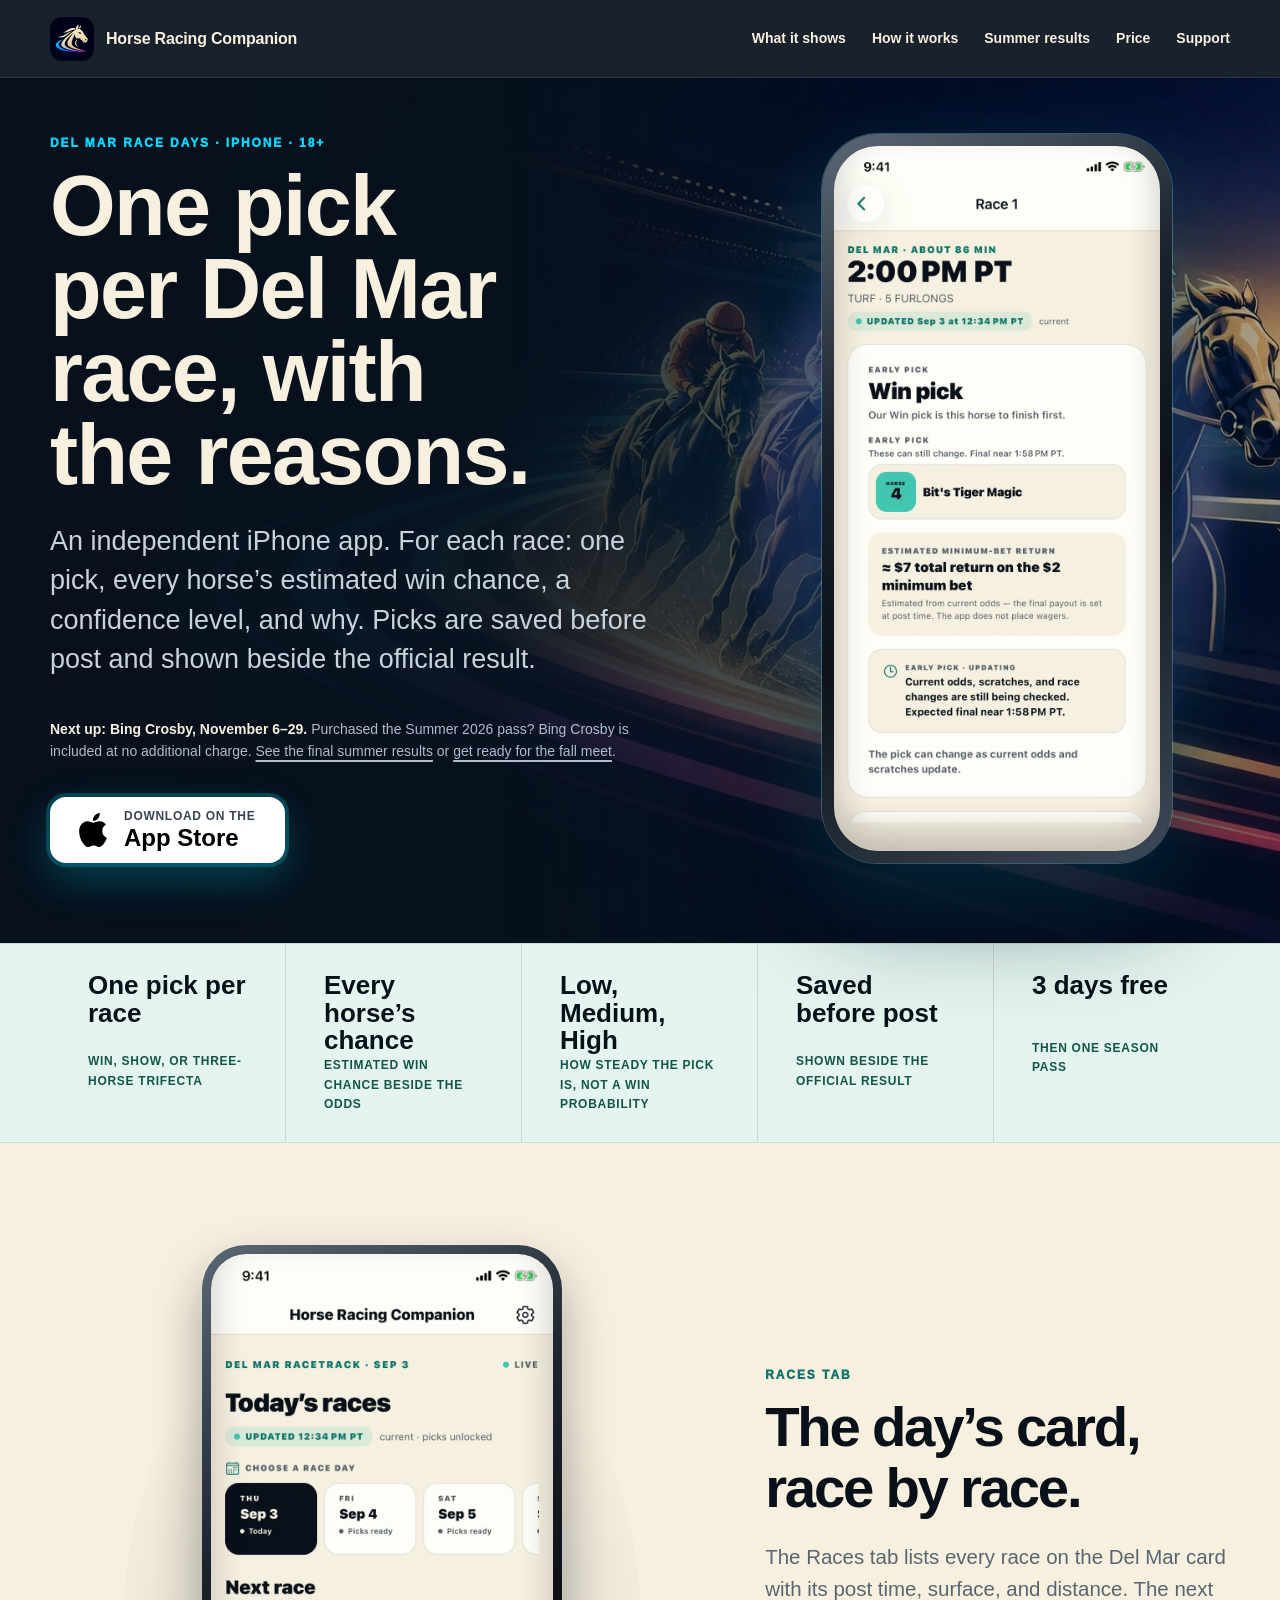
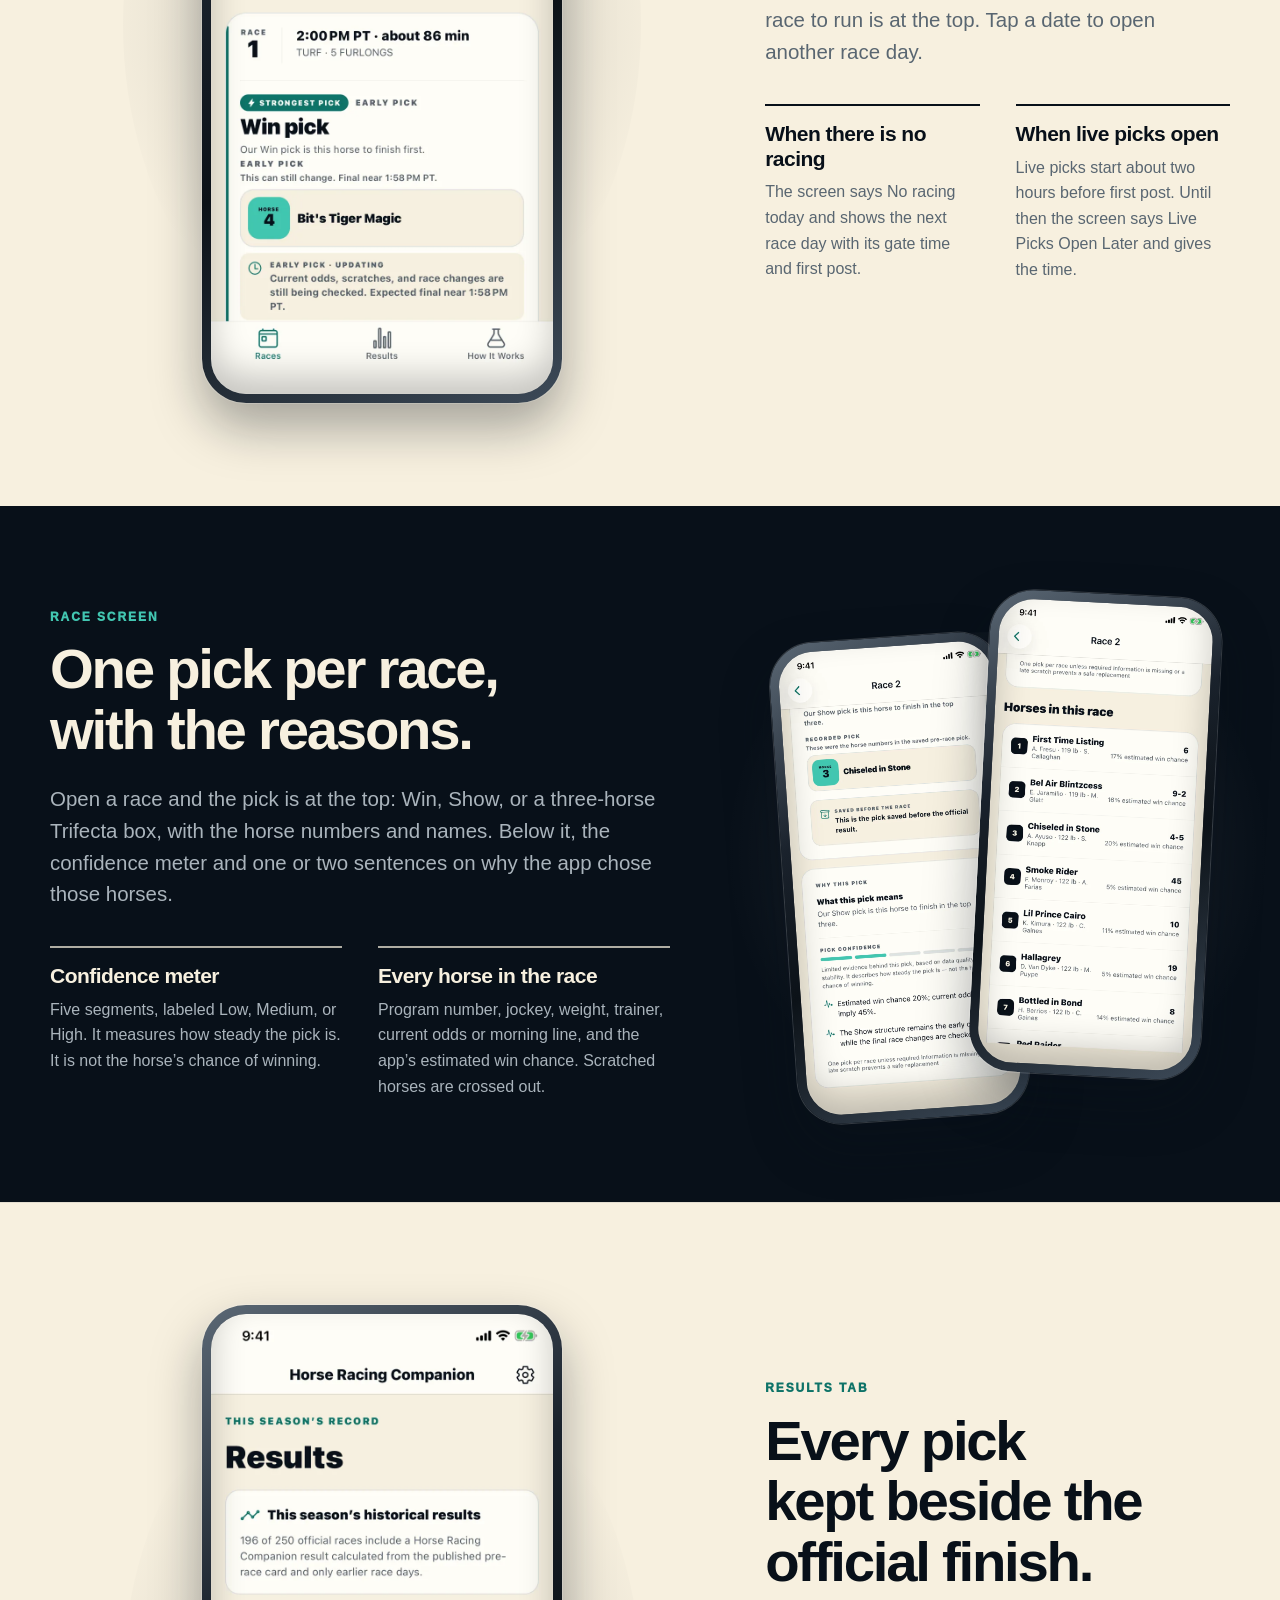
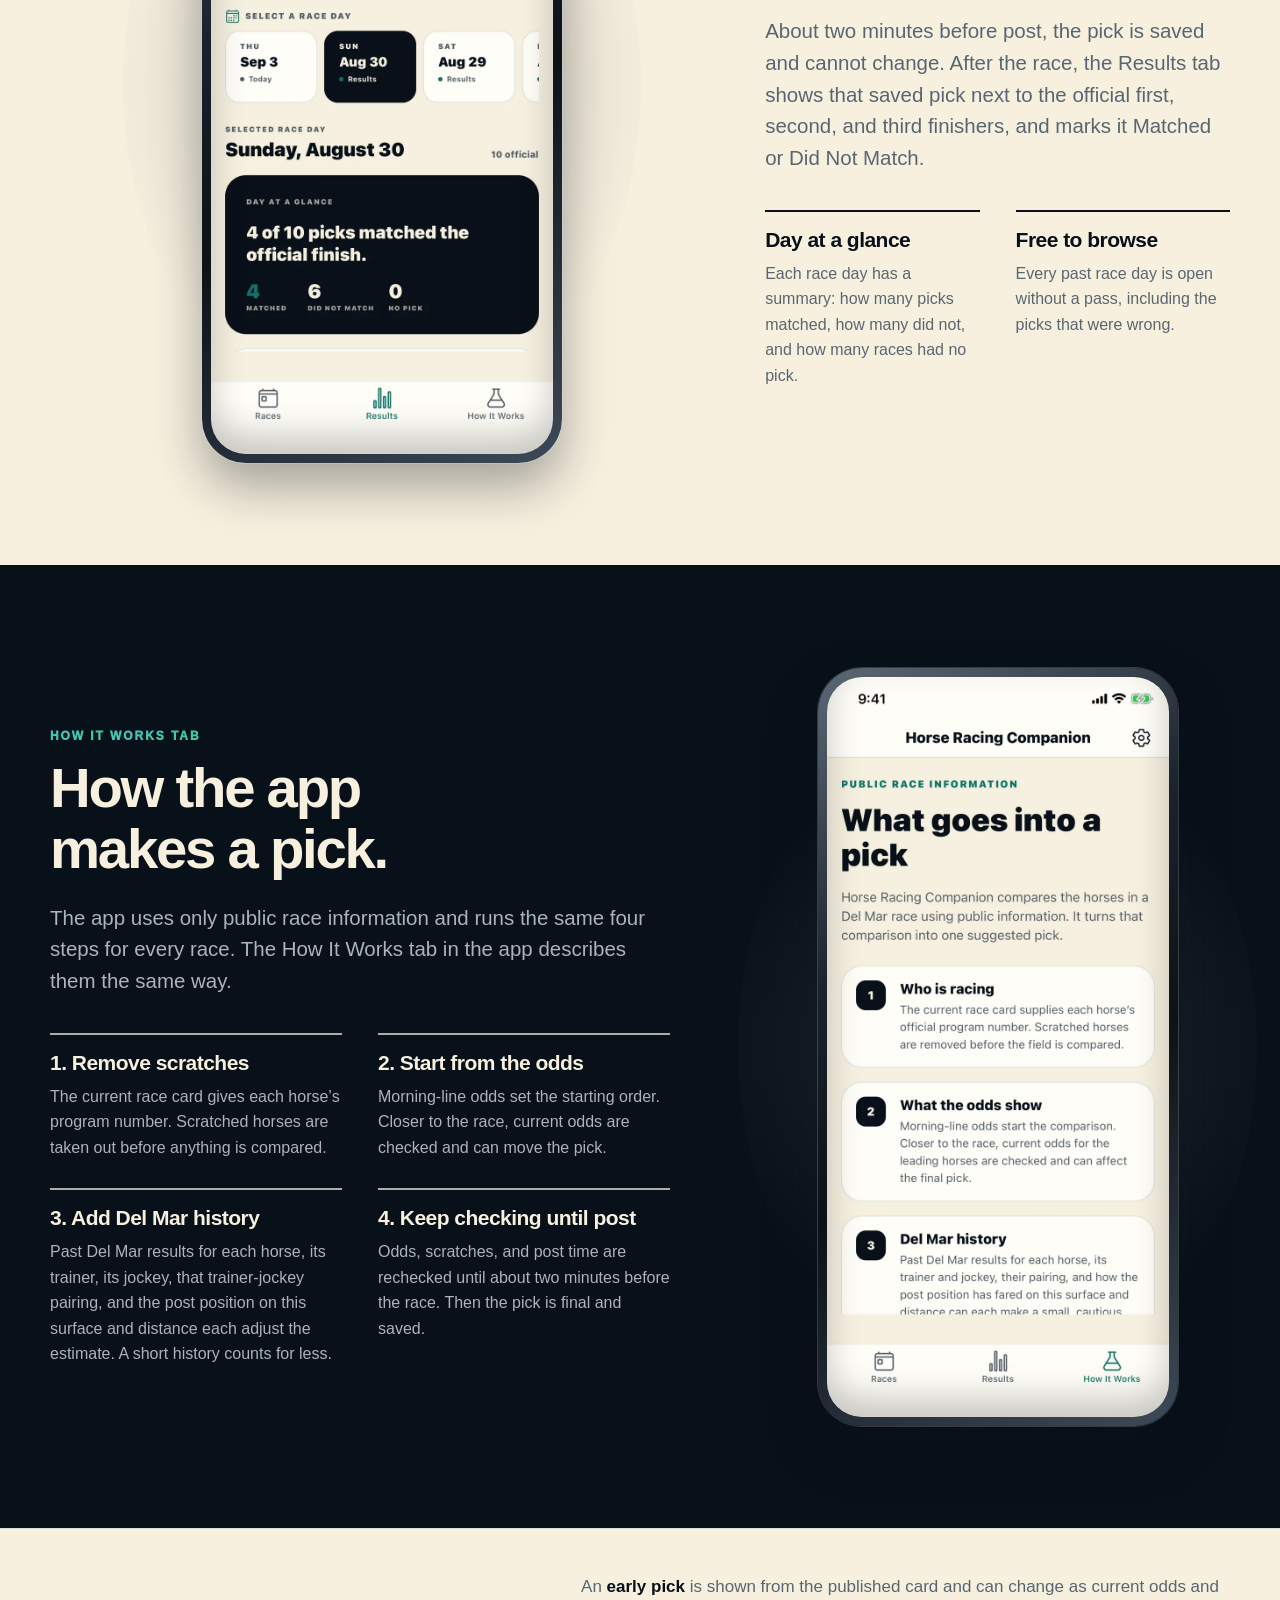
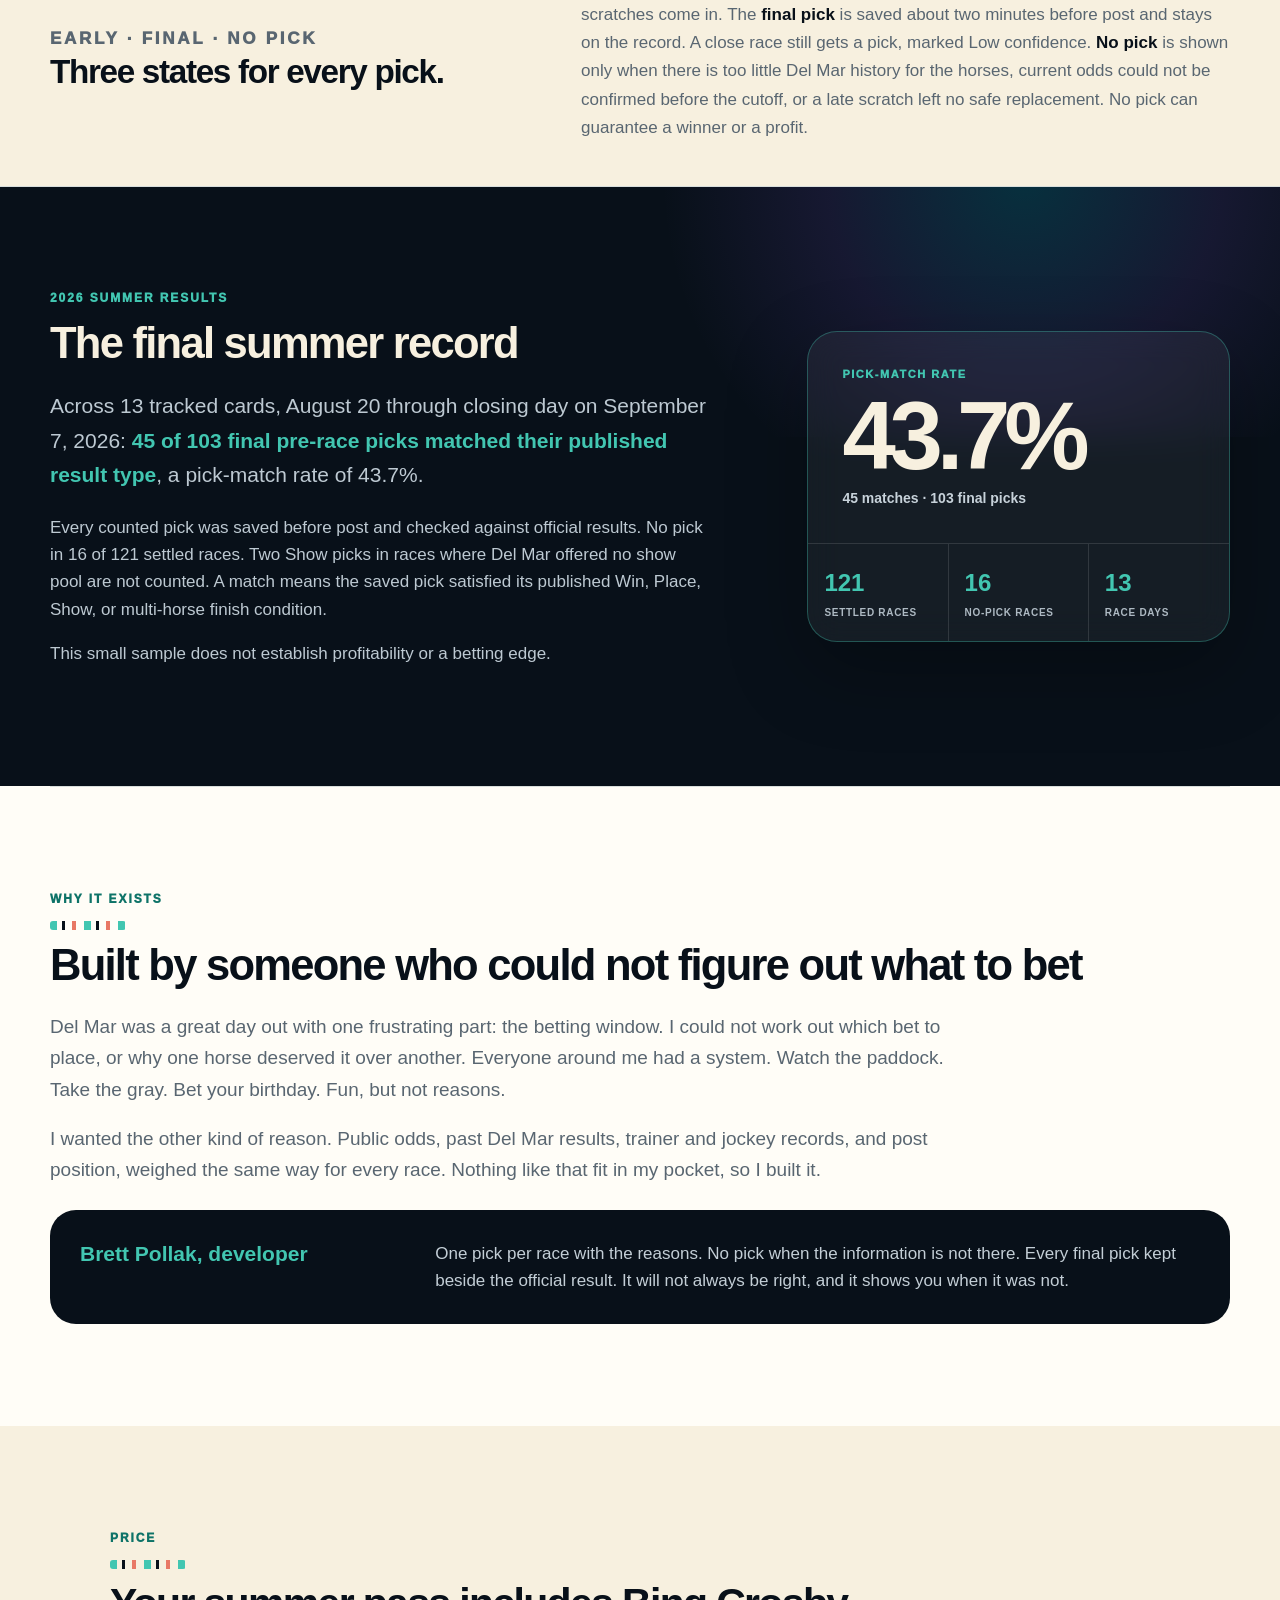
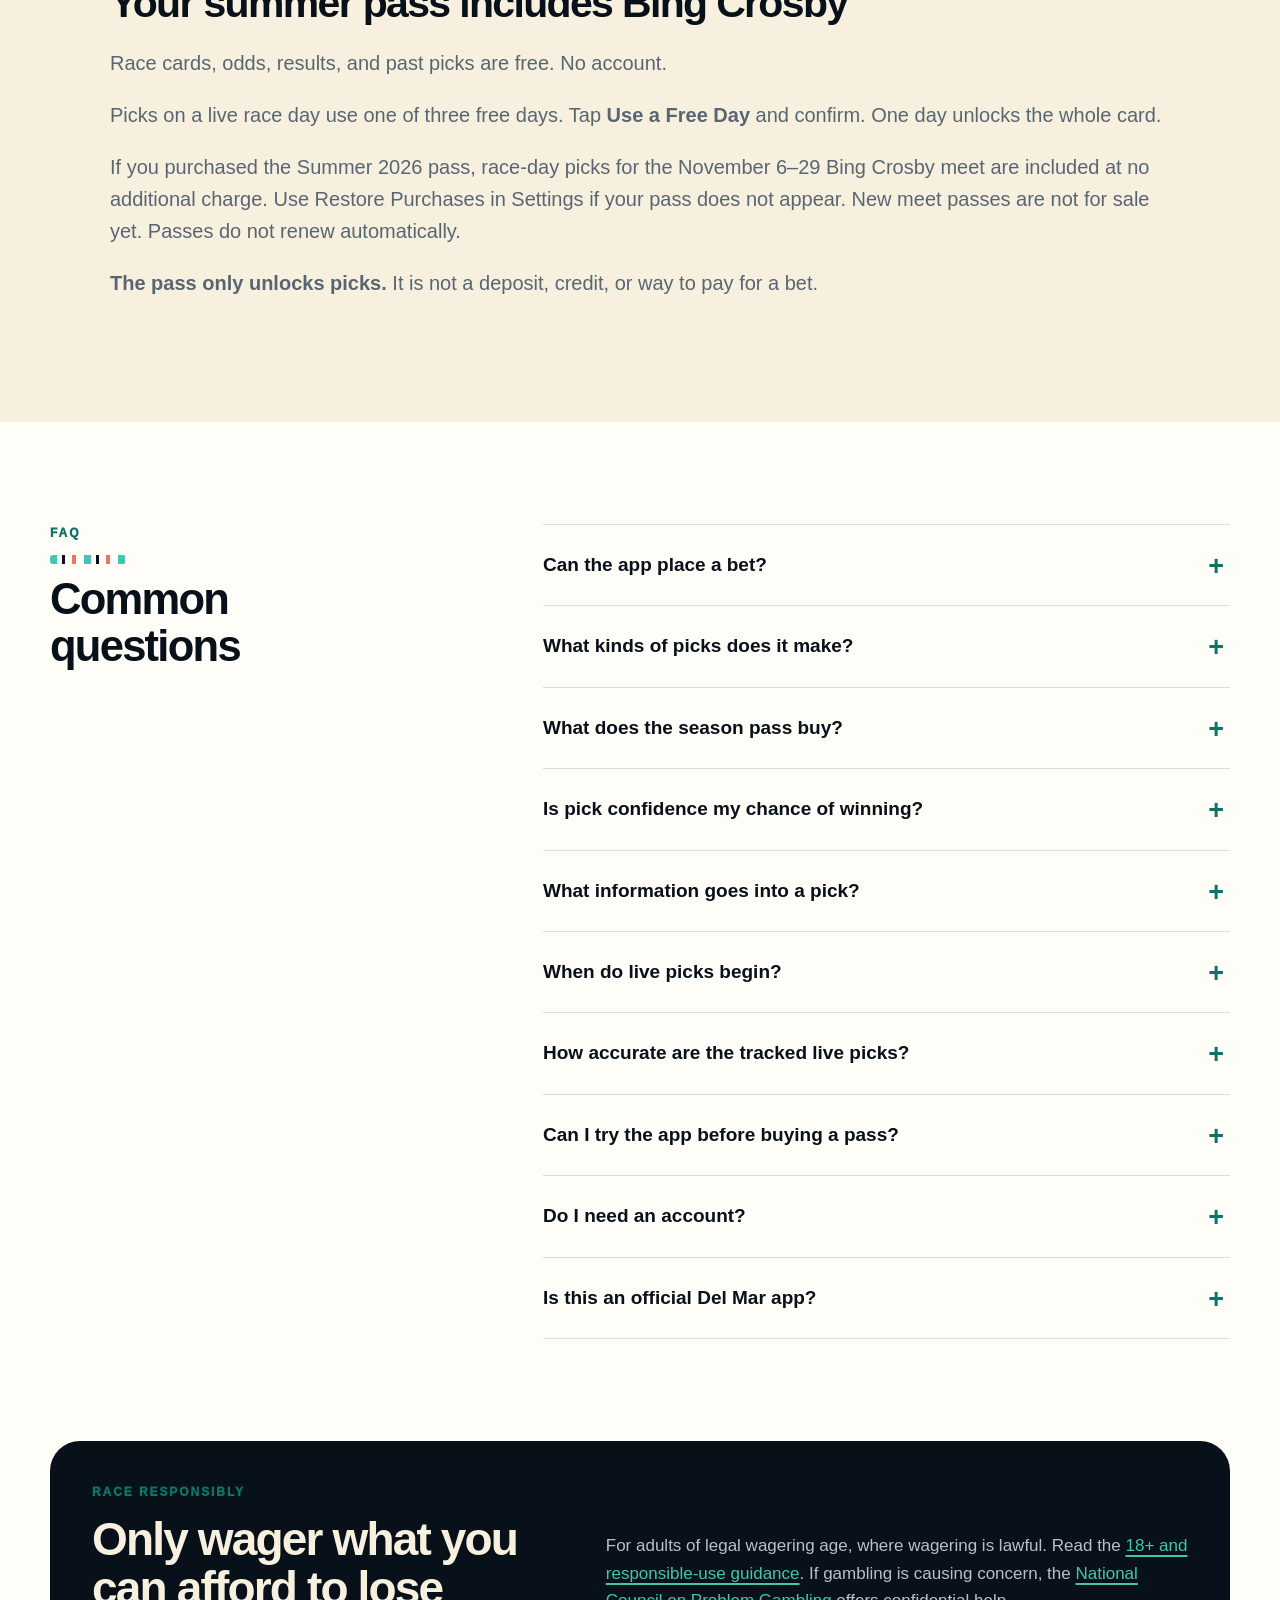
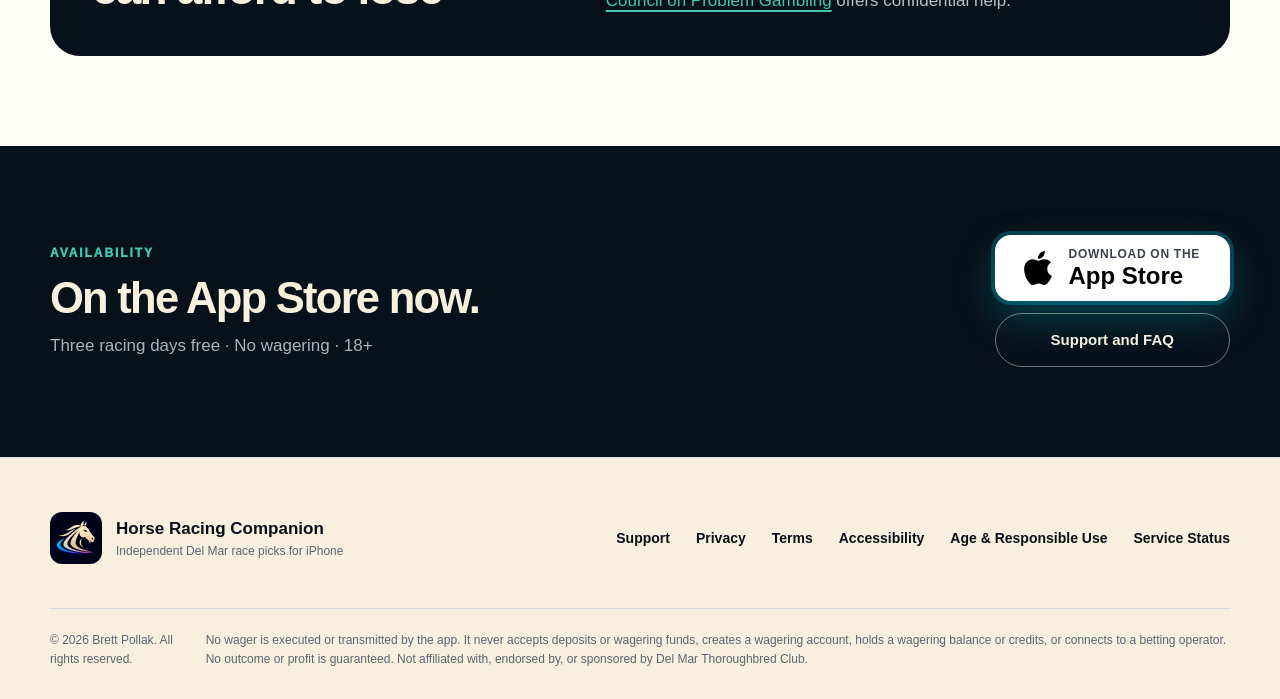
<file: index.html>
<!DOCTYPE html>
<html lang="en">
  <head>
    <meta charset="utf-8">
    <meta name="viewport" content="width=device-width, initial-scale=1">
    <meta name="theme-color" content="#07111c">
    <meta name="description" content="An iPhone app for Del Mar race days. One pick per race, every horse's estimated win chance, a confidence level, and the reasons. Picks are saved before post and shown beside the official result. It does not place bets. Not affiliated with Del Mar Thoroughbred Club.">
    <meta name="robots" content="index, follow">
    <link rel="canonical" href="https://horseracingcompanion.com/">
    <link rel="icon" type="image/png" sizes="32x32" href="assets/favicon-32.png">
    <link rel="apple-touch-icon" sizes="180x180" href="assets/apple-touch-180.png">
    <link rel="stylesheet" href="assets/styles.css">
    <meta property="og:type" content="website">
    <meta property="og:title" content="Horse Racing Companion: Del Mar race picks for iPhone">
    <meta property="og:description" content="An iPhone app for Del Mar race days. One pick per race, every horse's estimated win chance, a confidence level, and the reasons. Picks are saved before post and shown beside the official result. It does not place bets.">
    <meta property="og:url" content="https://horseracingcompanion.com/">
    <meta property="og:image" content="https://horseracingcompanion.com/assets/og-v3.jpg">
    <meta property="og:image:width" content="1200">
    <meta property="og:image:height" content="630">
    <meta property="og:image:alt" content="Horse Racing Companion app screen showing a Del Mar race pick.">
    <meta name="twitter:card" content="summary_large_image">
    <meta name="twitter:title" content="Horse Racing Companion: Del Mar race picks for iPhone">
    <meta name="twitter:description" content="An iPhone app for Del Mar race days. One pick per race, every horse's estimated win chance, a confidence level, and the reasons. Picks are saved before post and shown beside the official result. It does not place bets.">
    <meta name="twitter:image" content="https://horseracingcompanion.com/assets/og-v3.jpg">
    <title>Horse Racing Companion: Del Mar race picks for iPhone</title>
    <script type="application/ld+json">
      {
        "@context": "https://schema.org",
        "@type": "SoftwareApplication",
        "name": "Horse Racing Companion",
        "applicationCategory": "SportsApplication",
        "operatingSystem": "iOS",
        "description": "An iPhone app for Del Mar race days. One pick per race (Win, Show, or a three-horse Trifecta box), every horse's estimated win chance, a confidence level, and the reasons. Picks are saved before post and shown beside the official result. The app does not accept money, place or send bets, or connect to a betting operator. Not affiliated with Del Mar Thoroughbred Club.",
        "url": "https://horseracingcompanion.com/",
        "author": { "@type": "Person", "name": "Brett Pollak" }
      }
    </script>
    <script type="application/ld+json">
      {
        "@context": "https://schema.org",
        "@type": "FAQPage",
        "mainEntity": [
          { "@type": "Question", "name": "Can the app place a bet?", "acceptedAnswer": { "@type": "Answer", "text": "No. It has no bet slip, stake control, wagering account, wallet, credits, or connection to a betting operator, and it never places or sends a wager. Any bet is your decision and happens outside the app." } },
          { "@type": "Question", "name": "What kinds of picks does it make?", "acceptedAnswer": { "@type": "Answer", "text": "Win (finishes first), Show (finishes in the top three), or a three-horse Trifecta box (the three horses fill the top three in any order). The pick card says which." } },
          { "@type": "Question", "name": "What does the season pass buy?", "acceptedAnswer": { "@type": "Answer", "text": "Race-day picks for the Del Mar meet shown before purchase. Summer 2026 pass purchasers also receive the November 6–29 Bing Crosby meet at no additional charge. Use Restore Purchases in Settings if needed. Passes do not renew and are not a deposit, credit, or way to pay for a bet." } },
          { "@type": "Question", "name": "Is pick confidence my chance of winning?", "acceptedAnswer": { "@type": "Answer", "text": "No. Confidence is how steady the pick is. Each horse's estimated win chance is shown separately on the race screen. Neither guarantees an outcome." } },
          { "@type": "Question", "name": "What information goes into a pick?", "acceptedAnswer": { "@type": "Answer", "text": "Public morning-line and current odds, and past Del Mar results for each horse, its trainer, its jockey, that pairing, and post position on this surface and distance." } },
          { "@type": "Question", "name": "When do live picks begin?", "acceptedAnswer": { "@type": "Answer", "text": "About two hours before the day's first race. Before then the Races screen shows Live Picks Open Later and the opening time." } },
          { "@type": "Question", "name": "How accurate are the tracked live picks?", "acceptedAnswer": { "@type": "Answer", "text": "Across 13 tracked cards from August 20 through September 7, 2026, 45 of 103 final pre-race picks matched their published result type, a pick-match rate of 43.7%. The app made no pick in 16 of 121 settled races, and 2 Show picks in races where Del Mar offered no show pool are not counted. Every counted pick was saved before post and checked against official results. A match means the saved pick satisfied its published Win, Place, Show, or multi-horse finish condition. This small sample does not establish profitability or a betting edge." } },
          { "@type": "Question", "name": "Can I try the app before buying a pass?", "acceptedAnswer": { "@type": "Answer", "text": "Yes. The first three racing days include every pick on the card. They count across meets, so days used in an earlier meet are part of the three. Race cards, odds, results, past picks, and How It Works are free without a pass." } },
          { "@type": "Question", "name": "Do I need an account?", "acceptedAnswer": { "@type": "Answer", "text": "No. A random installation ID, shown in Settings, tracks free days and the pass." } },
          { "@type": "Question", "name": "Is this an official Del Mar app?", "acceptedAnswer": { "@type": "Answer", "text": "No. Horse Racing Companion is independent and is not affiliated with, endorsed by, or sponsored by Del Mar Thoroughbred Club." } }
        ]
      }
    </script>
  </head>
  <body>
    <a class="skip-link" href="#main">Skip to content</a>
    <header class="site-header">
      <a class="brand" href="./" aria-label="Horse Racing Companion home">
        <img src="assets/icon-88.png" width="44" height="44" alt="">
        <span>Horse Racing Companion</span>
      </a>
      <nav aria-label="Primary navigation">
        <a href="#what-it-shows">What it shows</a>
        <a href="#how-it-works">How it works</a>
        <a href="#live-record">Summer results</a>
        <a href="#access">Price</a>
        <a href="support/">Support</a>
      </nav>
    </header>

    <main id="main">
      <section class="hero shell">
        <div class="hero-copy">
          <p class="eyebrow teal">DEL MAR RACE DAYS · IPHONE · 18+</p>
          <h1>One pick per Del Mar race, with the reasons.</h1>
          <p class="hero-lede">An independent iPhone app. For each race: one pick, every horse’s estimated win chance, a confidence level, and why. Picks are saved before post and shown beside the official result.</p>
          <p class="free-note"><strong>Next up: Bing Crosby, November 6–29.</strong> Purchased the Summer 2026 pass? Bing Crosby is included at no additional charge. <a href="#live-record">See the final summer results</a> or <a href="bing-crosby/">get ready for the fall meet</a>.</p>
          <div class="hero-actions">
            <a class="appstore-badge" href="https://apps.apple.com/us/app/horse-racing-companion/id6802113749" aria-label="Download Horse Racing Companion on the App Store">
              <svg viewBox="0 0 24 24" aria-hidden="true" focusable="false"><path d="M12.152 6.896c-.948 0-2.415-1.078-3.96-1.04-2.04.027-3.91 1.183-4.961 3.014-2.117 3.675-.546 9.103 1.519 12.09 1.013 1.454 2.208 3.09 3.792 3.031 1.52-.065 2.09-.987 3.935-.987 1.831 0 2.35.987 3.96.948 1.637-.026 2.676-1.48 3.676-2.948 1.156-1.688 1.636-3.325 1.662-3.415-.039-.013-3.182-1.221-3.22-4.857-.026-3.04 2.48-4.494 2.597-4.559-1.429-2.09-3.623-2.324-4.39-2.376-2-.156-3.675 1.09-4.61 1.09zM15.53 3.83c.843-1.012 1.4-2.427 1.245-3.83-1.207.052-2.662.805-3.532 1.818-.78.896-1.454 2.338-1.273 3.714 1.338.104 2.715-.688 3.559-1.701" /></svg>
              <span class="appstore-badge-text"><small>Download on the</small><strong>App Store</strong></span>
            </a>
          </div>
        </div>
        <div class="hero-visual">
          <div class="phone-shell">
            <picture><source type="image/webp" srcset="assets/race-early-v4.webp"><img src="assets/race-early-v4.png" fetchpriority="high" alt="Horse Racing Companion race screen in light mode for Del Mar race 1 on September 3, 2026: an early Win pick on Horse 4, Bit's Tiger Magic, the estimated return on the $2 minimum bet, and a note that the pick is still updating" width="780" height="1688"></picture>
          </div>
        </div>
      </section>

      <section class="signal-band" aria-label="What Horse Racing Companion shows">
        <div class="shell signal-grid">
          <div><strong>One pick per race</strong><span>Win, Show, or three-horse Trifecta</span></div>
          <div><strong>Every horse’s chance</strong><span>estimated win chance beside the odds</span></div>
          <div><strong>Low, Medium, High</strong><span>how steady the pick is, not a win probability</span></div>
          <div><strong>Saved before post</strong><span>shown beside the official result</span></div>
          <div><strong>3 days free</strong><span>then one season pass</span></div>
        </div>
      </section>

      <section id="what-it-shows" class="feature-band cream">
        <div class="shell feature-grid flip">
          <div class="feature-copy">
            <p class="eyebrow">RACES TAB</p>
            <h2>The day’s card, race by race.</h2>
            <p class="feature-lede">The Races tab lists every race on the Del Mar card with its post time, surface, and distance. The next race to run is at the top. Tap a date to open another race day.</p>
            <div class="feature-points">
              <div><h3>When there is no racing</h3><p>The screen says No racing today and shows the next race day with its gate time and first post.</p></div>
              <div><h3>When live picks open</h3><p>Live picks start about two hours before first post. Until then the screen says Live Picks Open Later and gives the time.</p></div>
            </div>
          </div>
          <div class="feature-visual">
            <div class="phone-shell"><picture><source type="image/webp" srcset="assets/screen-races-v4.webp"><img src="assets/screen-races-v4.png" alt="Races screen on race day: today&rsquo;s Del Mar card for Thursday September 3 with picks unlocked, a row of upcoming race days, and the next race at the top with its early Win pick" width="780" height="1688" loading="lazy"></picture></div>
          </div>
        </div>
      </section>

      <section class="feature-band dark">
        <div class="shell feature-grid">
          <div class="feature-copy">
            <p class="eyebrow teal">RACE SCREEN</p>
            <h2>One pick per race, with the reasons.</h2>
            <p class="feature-lede">Open a race and the pick is at the top: Win, Show, or a three-horse Trifecta box, with the horse numbers and names. Below it, the confidence meter and one or two sentences on why the app chose those horses.</p>
            <div class="feature-points">
              <div><h3>Confidence meter</h3><p>Five segments, labeled Low, Medium, or High. It measures how steady the pick is. It is not the horse’s chance of winning.</p></div>
              <div><h3>Every horse in the race</h3><p>Program number, jockey, weight, trainer, current odds or morning line, and the app’s estimated win chance. Scratched horses are crossed out.</p></div>
            </div>
          </div>
          <div class="feature-visual pair">
            <div class="phone-shell"><picture><source type="image/webp" srcset="assets/screen-race-why-v4.webp"><img src="assets/screen-race-why-v4.png" alt="Race screen: the saved Show pick on Horse 3, Chiseled in Stone, a five-segment confidence meter, and two reason lines" width="780" height="1688" loading="lazy"></picture></div>
            <div class="phone-shell"><picture><source type="image/webp" srcset="assets/screen-race-horses-v4.webp"><img src="assets/screen-race-horses-v4.png" alt="Horses in this race: each horse with program number, jockey, weight, trainer, current odds, and estimated win chance" width="780" height="1688" loading="lazy"></picture></div>
          </div>
        </div>
      </section>

      <section class="feature-band cream">
        <div class="shell feature-grid flip">
          <div class="feature-copy">
            <p class="eyebrow">RESULTS TAB</p>
            <h2>Every pick kept beside the official finish.</h2>
            <p class="feature-lede">About two minutes before post, the pick is saved and cannot change. After the race, the Results tab shows that saved pick next to the official first, second, and third finishers, and marks it Matched or Did Not Match.</p>
            <div class="feature-points">
              <div><h3>Day at a glance</h3><p>Each race day has a summary: how many picks matched, how many did not, and how many races had no pick.</p></div>
              <div><h3>Free to browse</h3><p>Every past race day is open without a pass, including the picks that were wrong.</p></div>
            </div>
          </div>
          <div class="feature-visual">
            <div class="phone-shell"><picture><source type="image/webp" srcset="assets/screen-results-v4.webp"><img src="assets/screen-results-v4.png" alt="Results screen for Sunday August 30: 4 of 10 picks matched the official finish, with matched, did not match, and no pick counts" width="780" height="1688" loading="lazy"></picture></div>
          </div>
        </div>
      </section>

      <section id="how-it-works" class="feature-band dark">
        <div class="shell feature-grid">
          <div class="feature-copy">
            <p class="eyebrow teal">HOW IT WORKS TAB</p>
            <h2>How the app makes a pick.</h2>
            <p class="feature-lede">The app uses only public race information and runs the same four steps for every race. The How It Works tab in the app describes them the same way.</p>
            <div class="feature-points">
              <div><h3>1. Remove scratches</h3><p>The current race card gives each horse’s program number. Scratched horses are taken out before anything is compared.</p></div>
              <div><h3>2. Start from the odds</h3><p>Morning-line odds set the starting order. Closer to the race, current odds are checked and can move the pick.</p></div>
              <div><h3>3. Add Del Mar history</h3><p>Past Del Mar results for each horse, its trainer, its jockey, that trainer-jockey pairing, and the post position on this surface and distance each adjust the estimate. A short history counts for less.</p></div>
              <div><h3>4. Keep checking until post</h3><p>Odds, scratches, and post time are rechecked until about two minutes before the race. Then the pick is final and saved.</p></div>
            </div>
          </div>
          <div class="feature-visual">
            <div class="phone-shell"><picture><source type="image/webp" srcset="assets/screen-method-v4.webp"><img src="assets/screen-method-v4.png" alt="How It Works screen: What goes into a pick, with numbered steps Who is racing, What the odds show, and Del Mar history" width="780" height="1688" loading="lazy"></picture></div>
          </div>
        </div>
      </section>

      <section class="strip-band">
        <div class="shell strip-grid">
          <div>
            <p class="eyebrow">EARLY · FINAL · NO PICK</p>
            <h2>Three states for every pick.</h2>
          </div>
          <p>An <strong>early pick</strong> is shown from the published card and can change as current odds and scratches come in. The <strong>final pick</strong> is saved about two minutes before post and stays on the record. A close race still gets a pick, marked Low confidence. <strong>No pick</strong> is shown only when there is too little Del Mar history for the horses, current odds could not be confirmed before the cutoff, or a late scratch left no safe replacement. No pick can guarantee a winner or a profit.</p>
        </div>
      </section>

      <section id="live-record" class="section live-record-section">
        <div class="shell live-record-panel">
          <div class="live-record-copy">
            <p class="eyebrow teal">2026 SUMMER RESULTS</p>
            <h2>The final summer record</h2>
            <p class="live-record-lede">Across 13 tracked cards, August 20 through closing day on September 7, 2026: <strong>45 of 103 final pre-race picks matched their published result type</strong>, a pick-match rate of 43.7%.</p>
            <p>Every counted pick was saved before post and checked against official results. No pick in 16 of 121 settled races. Two Show picks in races where Del Mar offered no show pool are not counted. A match means the saved pick satisfied its published Win, Place, Show, or multi-horse finish condition.</p>
            <p>This small sample does not establish profitability or a betting edge.</p>
          </div>
          <div class="live-record-stats" aria-label="Final tracked summer results, August 20 through September 7, 2026">
            <div class="record-primary">
              <span>PICK-MATCH RATE</span>
              <strong>43.7%</strong>
              <small>45 matches · 103 final picks</small>
            </div>
            <div class="record-secondary">
              <div><strong>121</strong><span>settled races</span></div>
              <div><strong>16</strong><span>no-pick races</span></div>
              <div><strong>13</strong><span>race days</span></div>
            </div>
          </div>
        </div>
      </section>

      <section id="why-it-exists" class="section shell section-divider">
        <div class="section-heading narrow story">
          <p class="eyebrow">WHY IT EXISTS</p>
          <h2>Built by someone who could not figure out what to bet</h2>
          <p>Del Mar was a great day out with one frustrating part: the betting window. I could not work out which bet to place, or why one horse deserved it over another. Everyone around me had a system. Watch the paddock. Take the gray. Bet your birthday. Fun, but not reasons.</p>
          <p>I wanted the other kind of reason. Public odds, past Del Mar results, trainer and jockey records, and post position, weighed the same way for every race. Nothing like that fit in my pocket, so I built it.</p>
        </div>
        <div class="research-caveat">
          <strong>Brett Pollak, developer</strong>
          <p>One pick per race with the reasons. No pick when the information is not there. Every final pick kept beside the official result. It will not always be right, and it shows you when it was not.</p>
        </div>
      </section>

      <section id="access" class="section cream-section">
        <div class="shell access-single">
          <div>
            <p class="eyebrow">PRICE</p>
            <h2>Your summer pass includes Bing Crosby</h2>
            <p>Race cards, odds, results, and past picks are free. No account.</p>
            <p>Picks on a live race day use one of three free days. Tap <strong>Use a Free Day</strong> and confirm. One day unlocks the whole card.</p>
            <p>If you purchased the Summer 2026 pass, race-day picks for the November 6–29 Bing Crosby meet are included at no additional charge. Use Restore Purchases in Settings if your pass does not appear. New meet passes are not for sale yet. Passes do not renew automatically.</p>
            <p><strong>The pass only unlocks picks.</strong> It is not a deposit, credit, or way to pay for a bet.</p>
          </div>
        </div>
      </section>

      <section class="section shell faq-section">
        <div class="section-heading narrow">
          <p class="eyebrow">FAQ</p>
          <h2>Common questions</h2>
        </div>
        <div class="faq-list">
          <details>
            <summary>Can the app place a bet?</summary>
            <p>No. It has no bet slip, stake control, wagering account, wallet, credits, or connection to a betting operator, and it never places or sends a wager. Any bet is your decision and happens outside the app.</p>
          </details>
          <details>
            <summary>What kinds of picks does it make?</summary>
            <p>Win (finishes first), Show (finishes in the top three), or a three-horse Trifecta box (the three horses fill the top three in any order). The pick card says which.</p>
          </details>
          <details>
            <summary>What does the season pass buy?</summary>
            <p>Race-day picks for the Del Mar meet shown before purchase. Summer 2026 pass purchasers also receive the November 6–29 Bing Crosby meet at no additional charge. Use Restore Purchases in Settings if needed. Passes do not renew and are not a deposit, credit, or way to pay for a bet.</p>
          </details>
          <details>
            <summary>Is pick confidence my chance of winning?</summary>
            <p>No. Confidence is how steady the pick is. Each horse&rsquo;s estimated win chance is shown separately on the race screen. Neither guarantees an outcome.</p>
          </details>
          <details>
            <summary>What information goes into a pick?</summary>
            <p>Public morning-line and current odds, and past Del Mar results for each horse, its trainer, its jockey, that pairing, and post position on this surface and distance.</p>
          </details>
          <details>
            <summary>When do live picks begin?</summary>
            <p>About two hours before the day&rsquo;s first race. Before then the Races screen shows <strong>Live Picks Open Later</strong> and the opening time. If fresh data stops after that, it shows <strong>Live Updates Delayed</strong> and keeps checking.</p>
          </details>
          <details>
            <summary>How accurate are the tracked live picks?</summary>
            <p>Across 13 tracked cards from August 20 through September 7, 2026, 45 of 103 final pre-race picks matched their published result type, a pick-match rate of 43.7%. The app made no pick in 16 of 121 settled races, and 2 Show picks in races where Del Mar offered no show pool are not counted. Every counted pick was saved before post and checked against official results. A match means the saved pick satisfied its published Win, Place, Show, or multi-horse finish condition. This small sample does not establish profitability or a betting edge.</p>
          </details>
          <details>
            <summary>Can I try the app before buying a pass?</summary>
            <p>Yes. The first three racing days include every pick on the card. They count across meets, so days used in an earlier meet are part of the three. Race cards, odds, results, past picks, and How It Works are free without a pass.</p>
          </details>
          <details>
            <summary>Do I need an account?</summary>
            <p>No. A random installation ID, shown in Settings, tracks free days and the pass.</p>
          </details>
          <details>
            <summary>Is this an official Del Mar app?</summary>
            <p>No. Horse Racing Companion is independent and is not affiliated with, endorsed by, or sponsored by Del Mar Thoroughbred Club.</p>
          </details>
        </div>
      </section>

      <section class="responsible shell">
        <div>
          <p class="eyebrow">RACE RESPONSIBLY</p>
          <h2>Only wager what you can afford to lose</h2>
        </div>
        <p>For adults of legal wagering age, where wagering is lawful. Read the <a href="age-suitability/">18+ and responsible-use guidance</a>. If gambling is causing concern, the <a href="https://www.ncpgambling.org/help-treatment/" rel="noopener noreferrer">National Council on Problem Gambling</a> offers confidential help.</p>
      </section>
      <section class="closing-band">
        <div class="shell closing-grid">
          <div>
            <p class="eyebrow teal">AVAILABILITY</p>
            <h2>On the App Store now.</h2>
            <p>Three racing days free · No wagering · 18+</p>
          </div>
          <div class="closing-actions">
            <a class="appstore-badge" href="https://apps.apple.com/us/app/horse-racing-companion/id6802113749" aria-label="Download Horse Racing Companion on the App Store">
              <svg viewBox="0 0 24 24" aria-hidden="true" focusable="false"><path d="M12.152 6.896c-.948 0-2.415-1.078-3.96-1.04-2.04.027-3.91 1.183-4.961 3.014-2.117 3.675-.546 9.103 1.519 12.09 1.013 1.454 2.208 3.09 3.792 3.031 1.52-.065 2.09-.987 3.935-.987 1.831 0 2.35.987 3.96.948 1.637-.026 2.676-1.48 3.676-2.948 1.156-1.688 1.636-3.325 1.662-3.415-.039-.013-3.182-1.221-3.22-4.857-.026-3.04 2.48-4.494 2.597-4.559-1.429-2.09-3.623-2.324-4.39-2.376-2-.156-3.675 1.09-4.61 1.09zM15.53 3.83c.843-1.012 1.4-2.427 1.245-3.83-1.207.052-2.662.805-3.532 1.818-.78.896-1.454 2.338-1.273 3.714 1.338.104 2.715-.688 3.559-1.701" /></svg>
              <span class="appstore-badge-text"><small>Download on the</small><strong>App Store</strong></span>
            </a>
            <a class="button secondary" href="support/">Support and FAQ</a>
          </div>
        </div>
      </section>

    </main>

    <footer class="site-footer">
      <div class="shell footer-grid">
        <div class="footer-brand">
          <img src="assets/icon-104.png" width="52" height="52" alt="">
          <div><strong>Horse Racing Companion</strong><span>Independent Del Mar race picks for iPhone</span></div>
        </div>
        <nav aria-label="Legal and support">
          <a href="support/">Support</a>
          <a href="privacy/">Privacy</a>
          <a href="terms/">Terms</a>
          <a href="accessibility/">Accessibility</a>
          <a href="age-suitability/">Age &amp; Responsible Use</a>
          <a href="service-status/">Service Status</a>
        </nav>
      </div>
      <div class="shell footer-legal">
        <p>© 2026 Brett Pollak. All rights reserved.</p>
        <p>No wager is executed or transmitted by the app. It never accepts deposits or wagering funds, creates a wagering account, holds a wagering balance or credits, or connects to a betting operator. No outcome or profit is guaranteed. Not affiliated with, endorsed by, or sponsored by Del Mar Thoroughbred Club.</p>
      </div>
    </footer>
  </body>
</html>
</file>
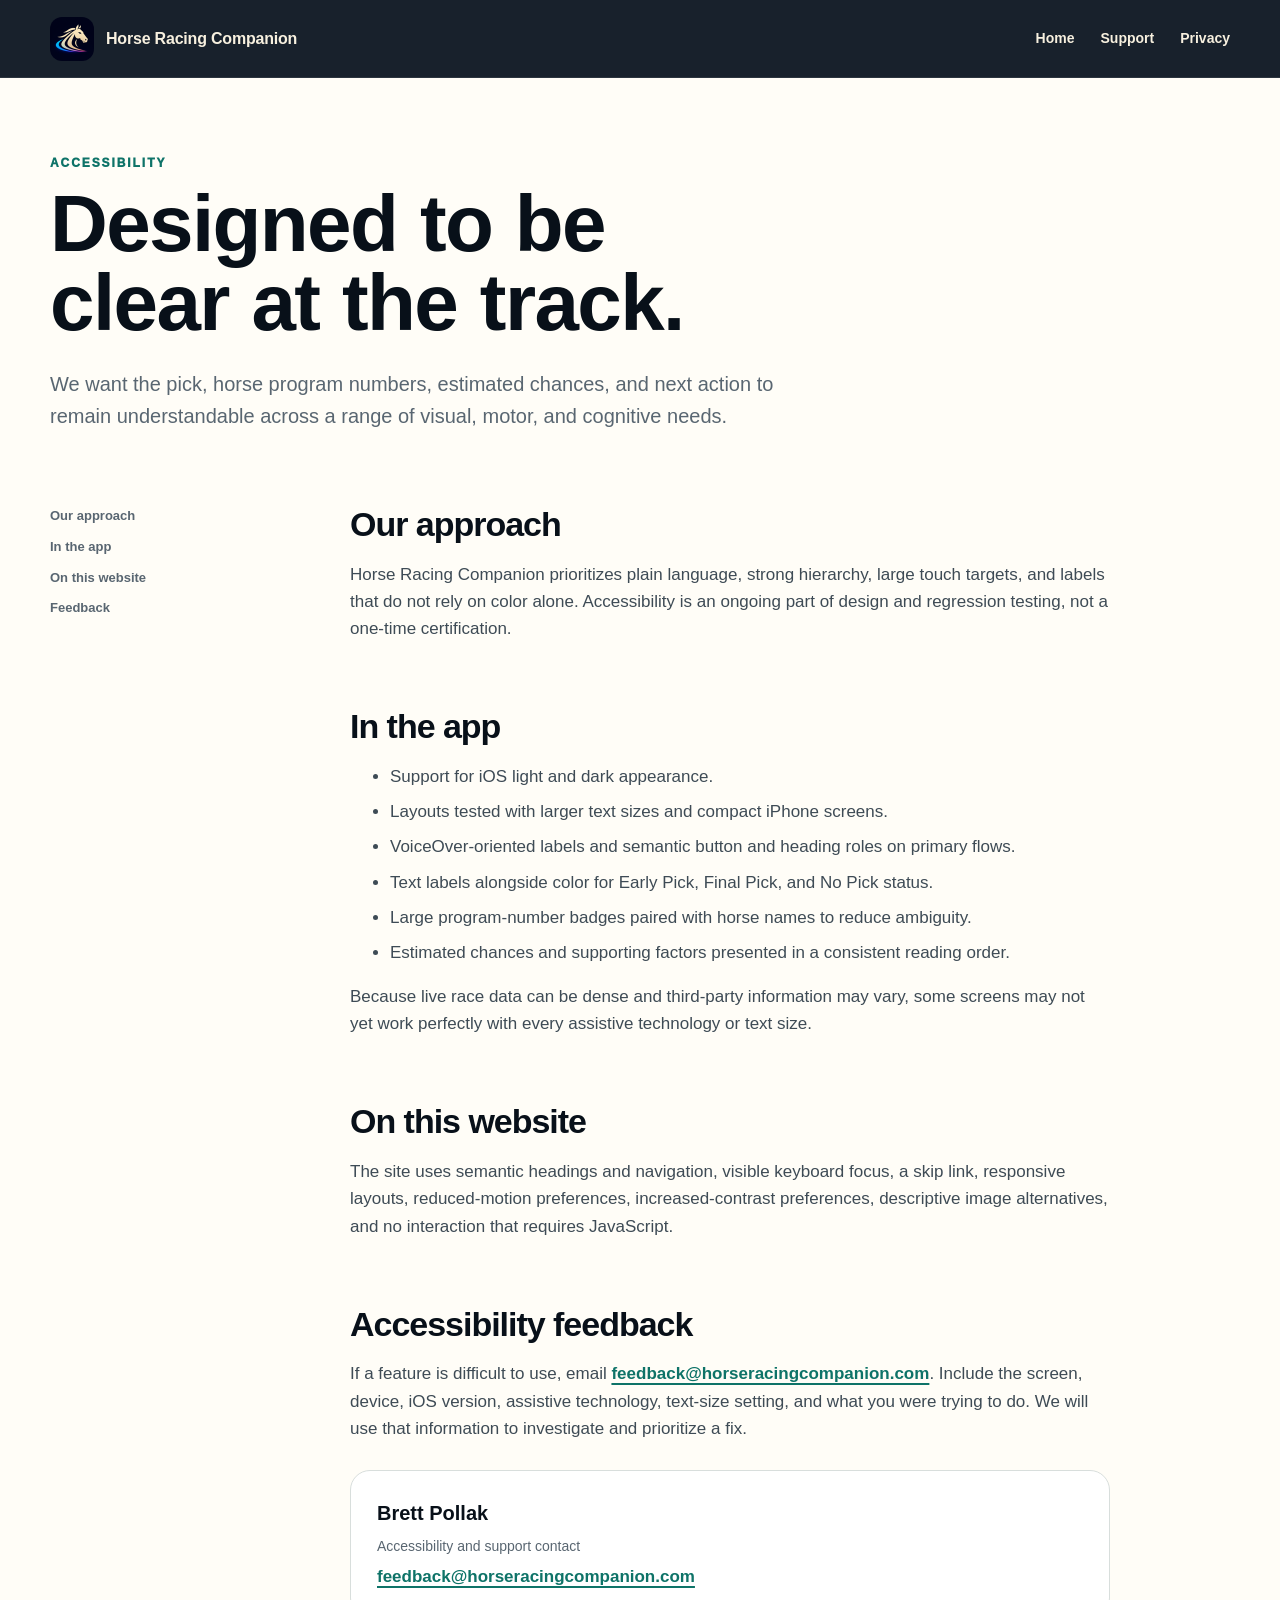
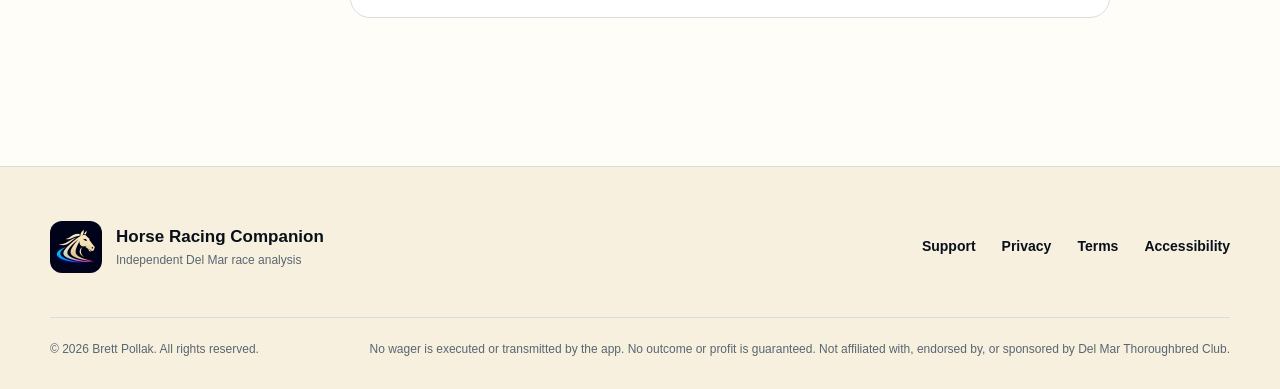
<file: accessibility/index.html>
<!DOCTYPE html>
<html lang="en">
  <head>
    <meta charset="utf-8">
    <meta name="viewport" content="width=device-width, initial-scale=1">
    <meta name="theme-color" content="#081019">
    <meta name="description" content="Accessibility statement for Horse Racing Companion.">
    <meta name="robots" content="index, follow">
    <link rel="canonical" href="https://horseracingcompanion.com/accessibility/">
    <link rel="icon" type="image/png" sizes="32x32" href="../assets/favicon-32.png">
    <link rel="apple-touch-icon" sizes="180x180" href="../assets/apple-touch-180.png">
    <link rel="stylesheet" href="../assets/styles.css">
    <title>Accessibility | Horse Racing Companion</title>
  </head>
  <body>
    <a class="skip-link" href="#main">Skip to content</a>
    <header class="site-header">
      <a class="brand" href="../" aria-label="Horse Racing Companion home"><img src="../assets/icon-88.png" width="44" height="44" alt=""><span>Horse Racing Companion</span></a>
      <nav aria-label="Primary navigation"><a href="../">Home</a><a href="../support/">Support</a><a href="../privacy/">Privacy</a></nav>
    </header>
    <main id="main" class="shell">
      <header class="legal-hero"><p class="eyebrow">ACCESSIBILITY</p><h1>Designed to be clear at the track.</h1><p>We want the pick, horse program numbers, estimated chances, and next action to remain understandable across a range of visual, motor, and cognitive needs.</p></header>
      <div class="legal-layout">
        <nav class="legal-nav" aria-label="Accessibility sections"><a href="#approach">Our approach</a><a href="#app">In the app</a><a href="#website">On this website</a><a href="#feedback">Feedback</a></nav>
        <article class="legal-content">
          <h2 id="approach">Our approach</h2>
          <p>Horse Racing Companion prioritizes plain language, strong hierarchy, large touch targets, and labels that do not rely on color alone. Accessibility is an ongoing part of design and regression testing, not a one-time certification.</p>
          <h2 id="app">In the app</h2>
          <ul><li>Support for iOS light and dark appearance.</li><li>Layouts tested with larger text sizes and compact iPhone screens.</li><li>VoiceOver-oriented labels and semantic button and heading roles on primary flows.</li><li>Text labels alongside color for Early Pick, Final Pick, and No Pick status.</li><li>Large program-number badges paired with horse names to reduce ambiguity.</li><li>Estimated chances and supporting factors presented in a consistent reading order.</li></ul>
          <p>Because live race data can be dense and third-party information may vary, some screens may not yet work perfectly with every assistive technology or text size.</p>
          <h2 id="website">On this website</h2>
          <p>The site uses semantic headings and navigation, visible keyboard focus, a skip link, responsive layouts, reduced-motion preferences, increased-contrast preferences, descriptive image alternatives, and no interaction that requires JavaScript.</p>
          <h2 id="feedback">Accessibility feedback</h2>
          <p>If a feature is difficult to use, email <a href="mailto:feedback@horseracingcompanion.com?subject=Horse%20Racing%20Companion%20Accessibility">feedback@horseracingcompanion.com</a>. Include the screen, device, iOS version, assistive technology, text-size setting, and what you were trying to do. We will use that information to investigate and prioritize a fix.</p>
          <div class="contact-card"><strong>Brett Pollak</strong><span>Accessibility and support contact</span><a href="mailto:feedback@horseracingcompanion.com">feedback@horseracingcompanion.com</a></div>
        </article>
      </div>
    </main>
    <footer class="site-footer"><div class="shell footer-grid"><div class="footer-brand"><img src="../assets/icon-104.png" width="52" height="52" alt=""><div><strong>Horse Racing Companion</strong><span>Independent Del Mar race analysis</span></div></div><nav aria-label="Legal and support"><a href="../support/">Support</a><a href="../privacy/">Privacy</a><a href="../terms/">Terms</a><a href="./" aria-current="page">Accessibility</a></nav></div><div class="shell footer-legal"><p>© 2026 Brett Pollak. All rights reserved.</p><p>No wager is executed or transmitted by the app. No outcome or profit is guaranteed. Not affiliated with, endorsed by, or sponsored by Del Mar Thoroughbred Club.</p></div></footer>
  </body>
</html>
</file>
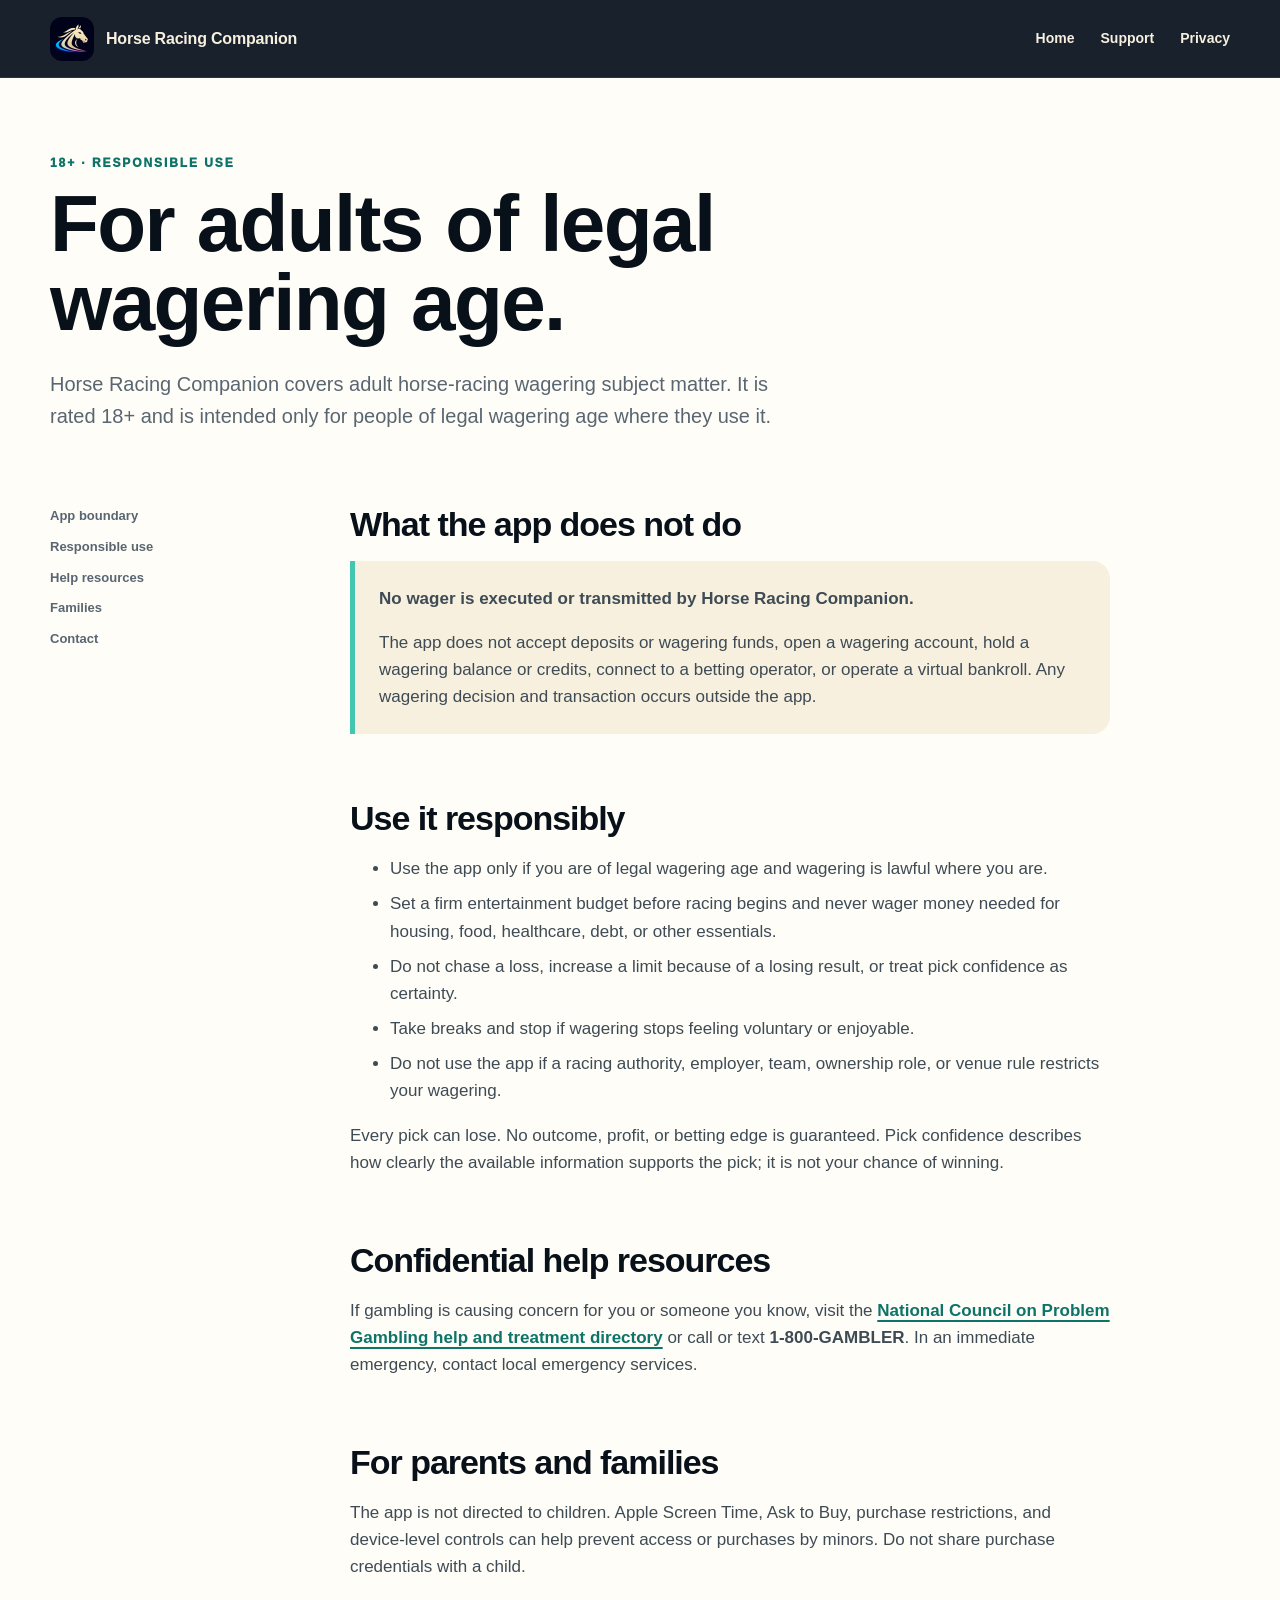
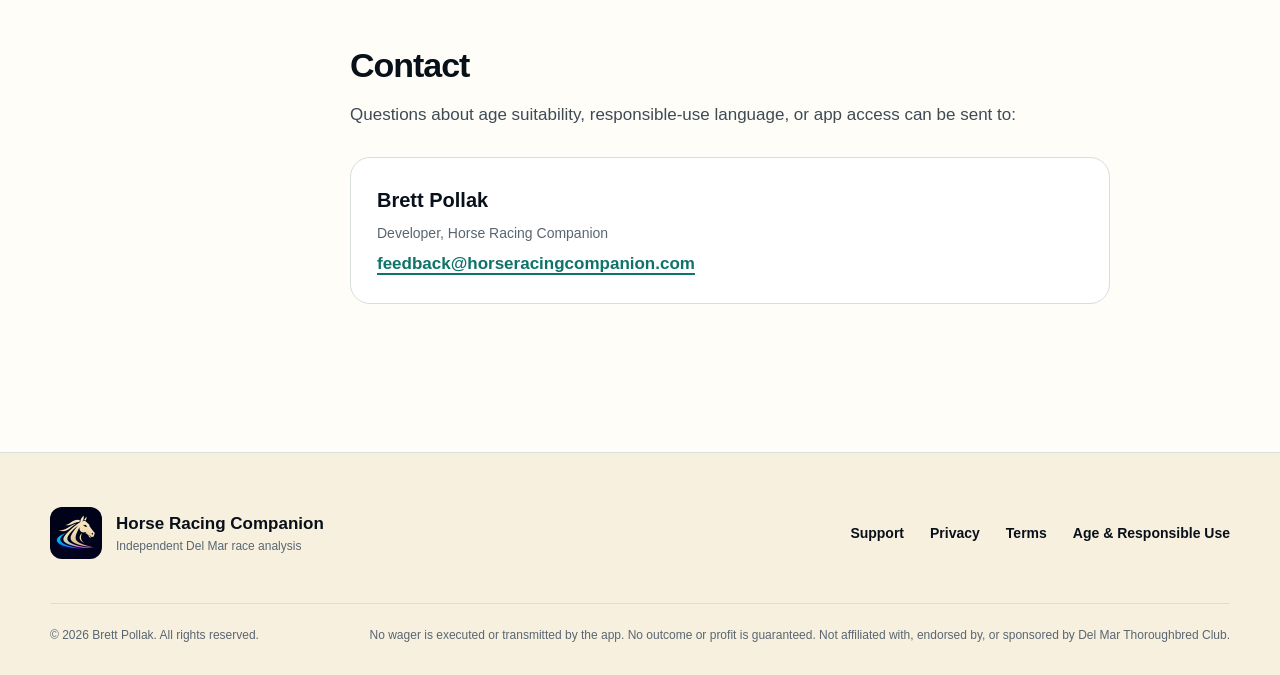
<file: age-suitability/index.html>
<!DOCTYPE html>
<html lang="en">
  <head>
    <meta charset="utf-8">
    <meta name="viewport" content="width=device-width, initial-scale=1">
    <meta name="theme-color" content="#081019">
    <meta name="description" content="Age suitability and responsible-use information for Horse Racing Companion.">
    <meta name="robots" content="index, follow">
    <link rel="canonical" href="https://horseracingcompanion.com/age-suitability/">
    <link rel="icon" type="image/png" sizes="32x32" href="../assets/favicon-32.png">
    <link rel="apple-touch-icon" sizes="180x180" href="../assets/apple-touch-180.png">
    <link rel="stylesheet" href="../assets/styles.css">
    <title>Age &amp; Responsible Use | Horse Racing Companion</title>
  </head>
  <body>
    <a class="skip-link" href="#main">Skip to content</a>
    <header class="site-header">
      <a class="brand" href="../" aria-label="Horse Racing Companion home"><img src="../assets/icon-88.png" width="44" height="44" alt=""><span>Horse Racing Companion</span></a>
      <nav aria-label="Primary navigation"><a href="../">Home</a><a href="../support/">Support</a><a href="../privacy/">Privacy</a></nav>
    </header>
    <main id="main" class="shell">
      <header class="legal-hero">
        <p class="eyebrow">18+ · RESPONSIBLE USE</p>
        <h1>For adults of legal wagering age.</h1>
        <p>Horse Racing Companion covers adult horse-racing wagering subject matter. It is rated 18+ and is intended only for people of legal wagering age where they use it.</p>
      </header>
      <div class="legal-layout">
        <nav class="legal-nav" aria-label="Age suitability sections"><a href="#boundary">App boundary</a><a href="#use">Responsible use</a><a href="#help">Help resources</a><a href="#families">Families</a><a href="#contact">Contact</a></nav>
        <article class="legal-content">
          <h2 id="boundary">What the app does not do</h2>
          <div class="legal-callout"><p><strong>No wager is executed or transmitted by Horse Racing Companion.</strong></p><p>The app does not accept deposits or wagering funds, open a wagering account, hold a wagering balance or credits, connect to a betting operator, or operate a virtual bankroll. Any wagering decision and transaction occurs outside the app.</p></div>

          <h2 id="use">Use it responsibly</h2>
          <ul>
            <li>Use the app only if you are of legal wagering age and wagering is lawful where you are.</li>
            <li>Set a firm entertainment budget before racing begins and never wager money needed for housing, food, healthcare, debt, or other essentials.</li>
            <li>Do not chase a loss, increase a limit because of a losing result, or treat pick confidence as certainty.</li>
            <li>Take breaks and stop if wagering stops feeling voluntary or enjoyable.</li>
            <li>Do not use the app if a racing authority, employer, team, ownership role, or venue rule restricts your wagering.</li>
          </ul>
          <p>Every pick can lose. No outcome, profit, or betting edge is guaranteed. Pick confidence describes how clearly the available information supports the pick; it is not your chance of winning.</p>

          <h2 id="help">Confidential help resources</h2>
          <p>If gambling is causing concern for you or someone you know, visit the <a href="https://www.ncpgambling.org/help-treatment/" rel="noopener noreferrer">National Council on Problem Gambling help and treatment directory</a> or call or text <strong>1-800-GAMBLER</strong>. In an immediate emergency, contact local emergency services.</p>

          <h2 id="families">For parents and families</h2>
          <p>The app is not directed to children. Apple Screen Time, Ask to Buy, purchase restrictions, and device-level controls can help prevent access or purchases by minors. Do not share purchase credentials with a child.</p>

          <h2 id="contact">Contact</h2>
          <p>Questions about age suitability, responsible-use language, or app access can be sent to:</p>
          <div class="contact-card"><strong>Brett Pollak</strong><span>Developer, Horse Racing Companion</span><a href="mailto:feedback@horseracingcompanion.com?subject=Horse%20Racing%20Companion%20Responsible%20Use">feedback@horseracingcompanion.com</a></div>
        </article>
      </div>
    </main>
    <footer class="site-footer"><div class="shell footer-grid"><div class="footer-brand"><img src="../assets/icon-104.png" width="52" height="52" alt=""><div><strong>Horse Racing Companion</strong><span>Independent Del Mar race analysis</span></div></div><nav aria-label="Legal and support"><a href="../support/">Support</a><a href="../privacy/">Privacy</a><a href="../terms/">Terms</a><a href="./" aria-current="page">Age &amp; Responsible Use</a></nav></div><div class="shell footer-legal"><p>© 2026 Brett Pollak. All rights reserved.</p><p>No wager is executed or transmitted by the app. No outcome or profit is guaranteed. Not affiliated with, endorsed by, or sponsored by Del Mar Thoroughbred Club.</p></div></footer>
  </body>
</html>
</file>
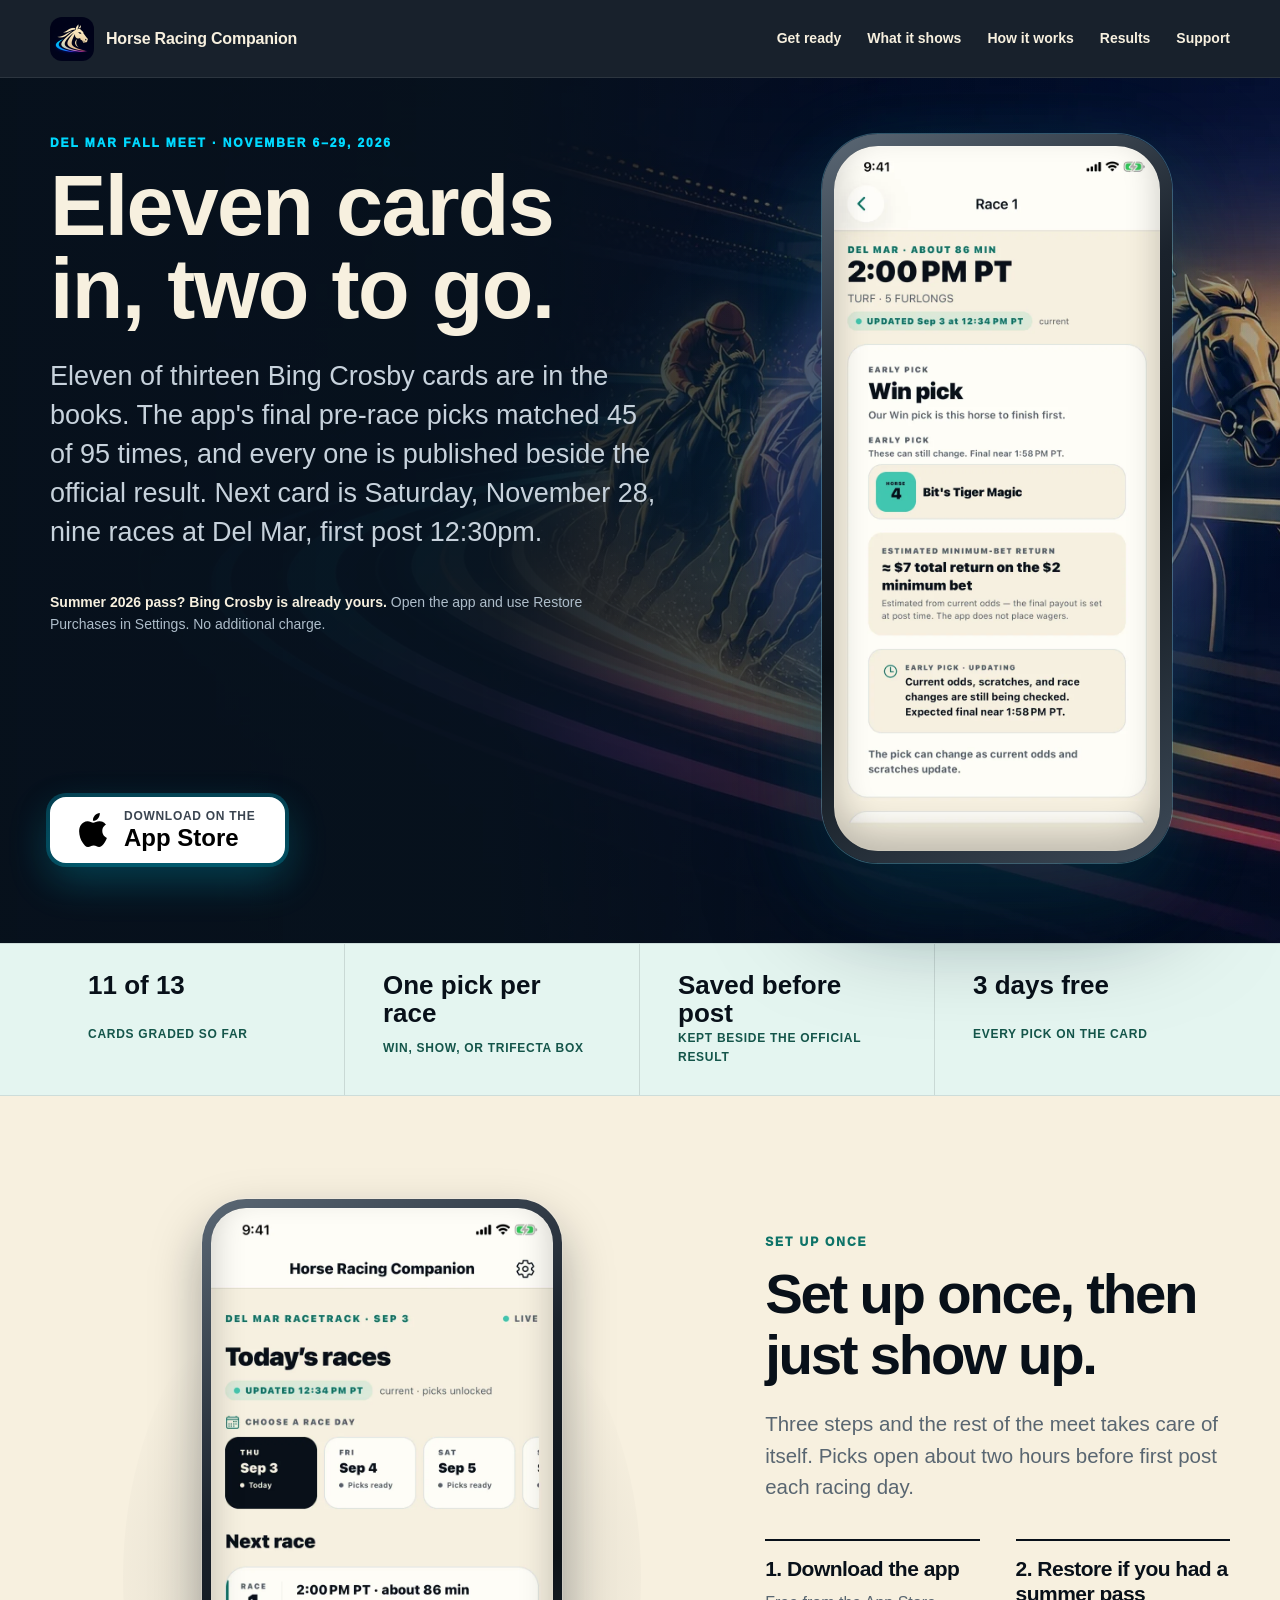
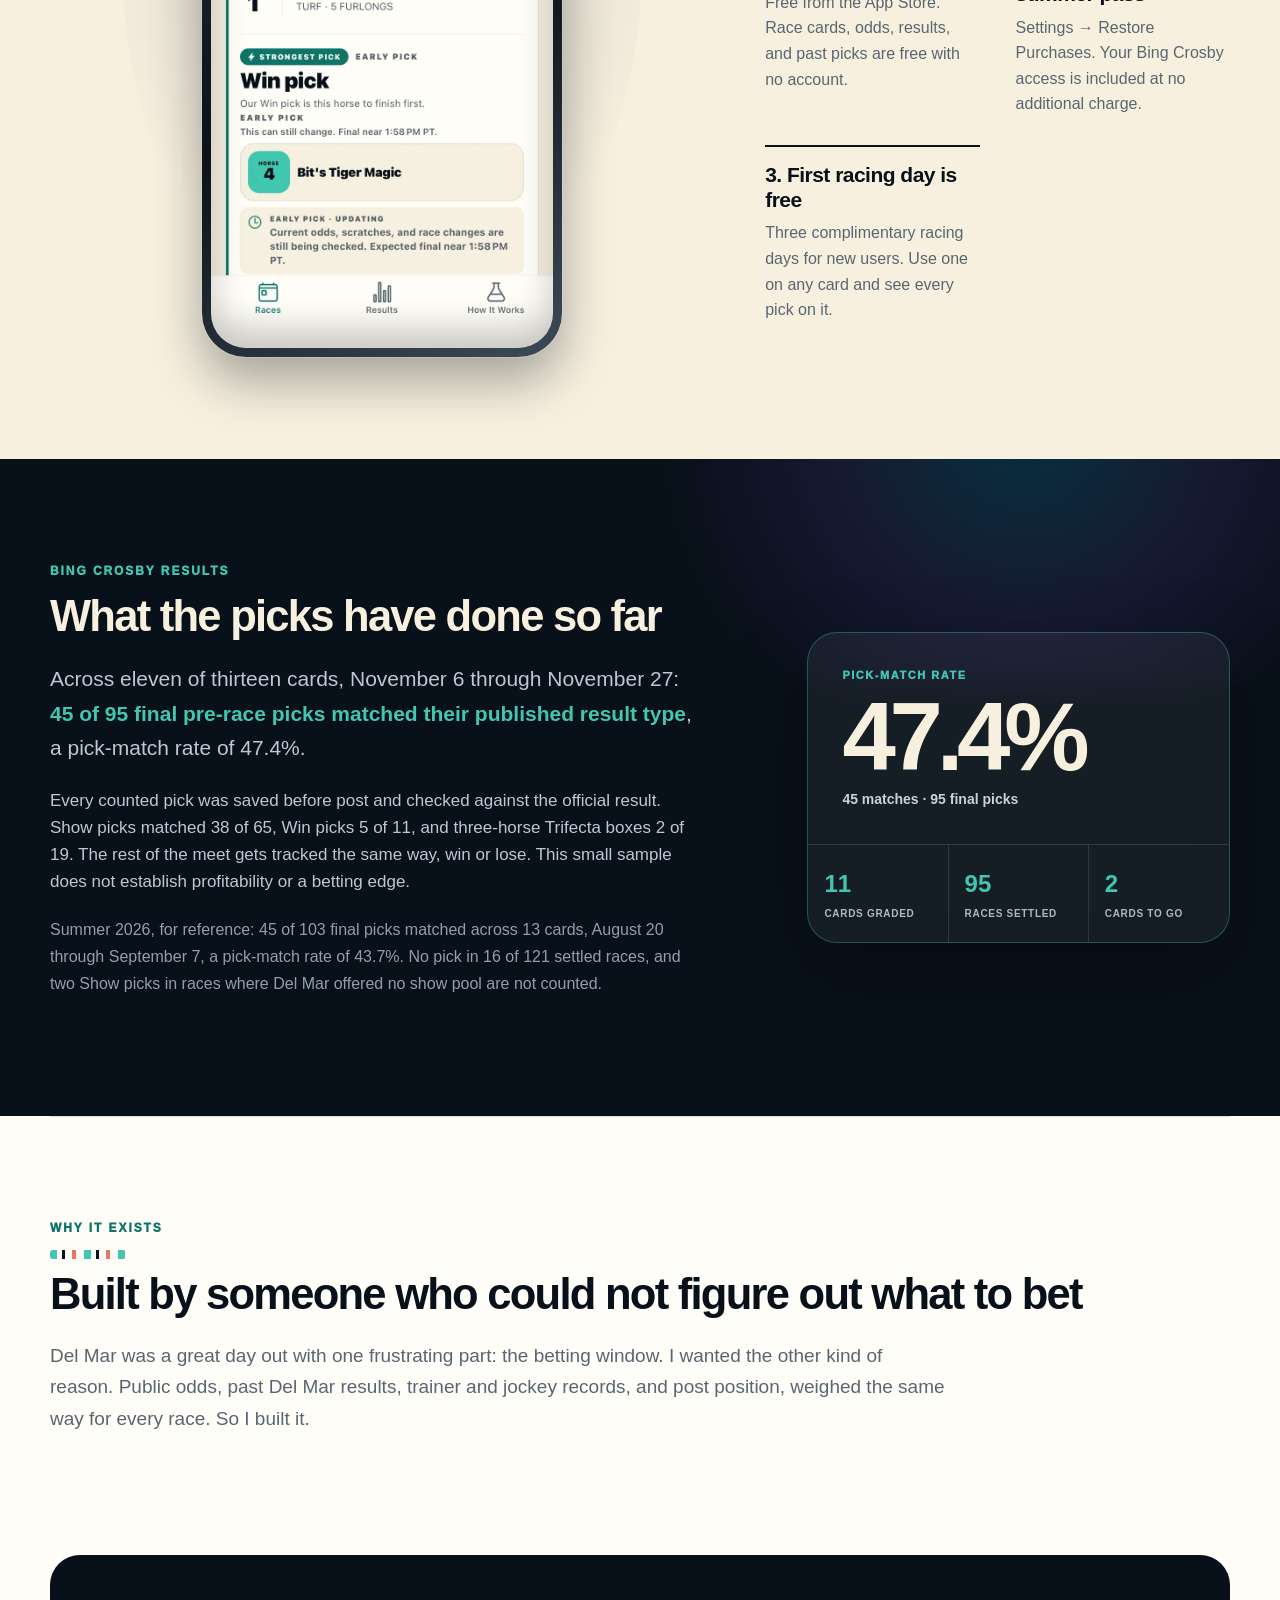
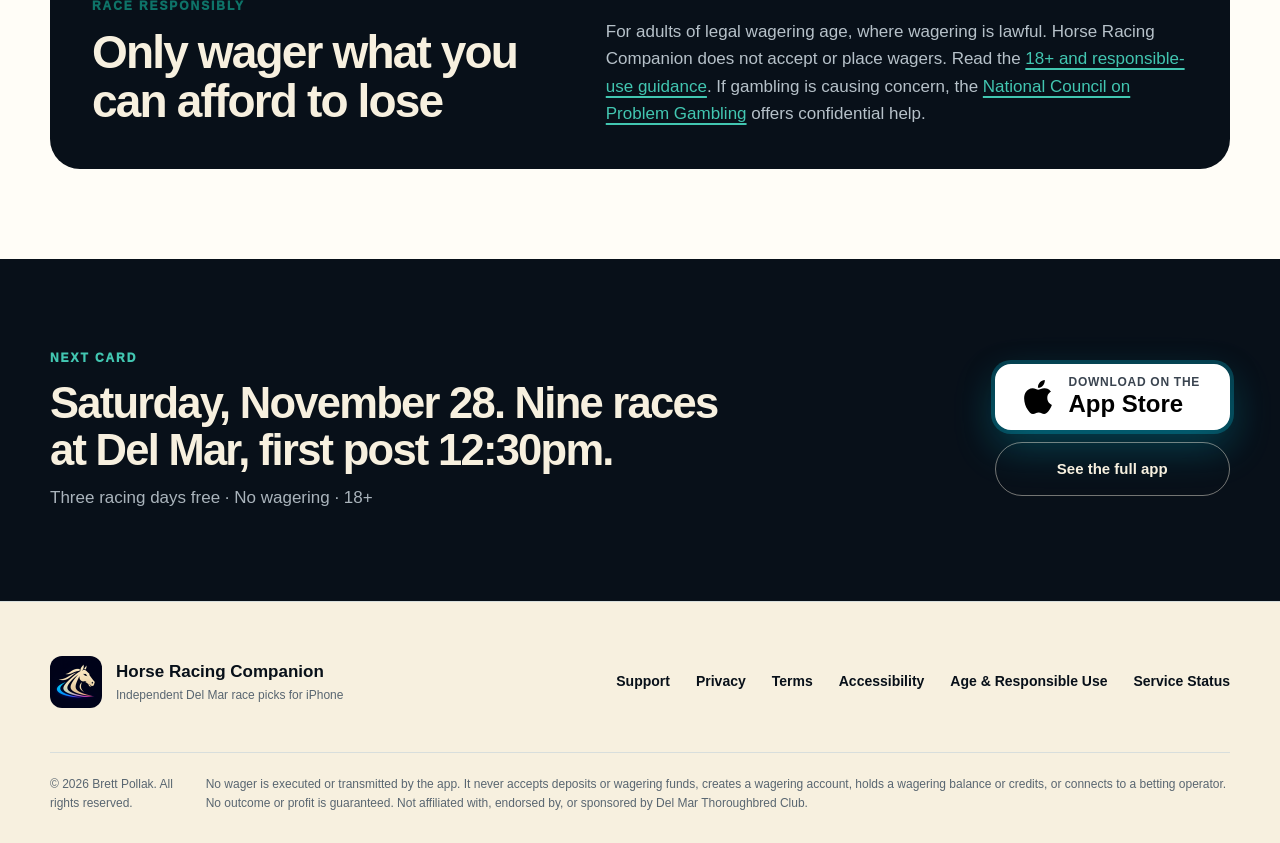
<file: bing-crosby/index.html>
<!DOCTYPE html>
<html lang="en">
  <head>
    <meta charset="utf-8">
    <meta name="viewport" content="width=device-width, initial-scale=1">
    <meta name="theme-color" content="#07111c">
    <meta name="description" content="Bing Crosby meet picks at Del Mar, November 6–29, 2026. Eleven of thirteen cards graded: 45 of 95 final pre-race picks matched their result. One pick per race, saved before post, published beside the official result. No wagering.">
    <meta name="robots" content="index, follow">
    <link rel="canonical" href="https://horseracingcompanion.com/bing-crosby/">
    <link rel="icon" type="image/png" sizes="32x32" href="../assets/favicon-32.png">
    <link rel="apple-touch-icon" sizes="180x180" href="../assets/apple-touch-180.png">
    <link rel="stylesheet" href="../assets/styles.css">
    <meta property="og:type" content="website">
    <meta property="og:title" content="Bing Crosby meet picks: Del Mar, November 6-29">
    <meta property="og:description" content="One data-driven pick per Del Mar race, saved before post, published beside the official result. Summer 2026 pass buyers get Bing Crosby included. No wagering.">
    <meta property="og:url" content="https://horseracingcompanion.com/bing-crosby/">
    <meta property="og:image" content="https://horseracingcompanion.com/assets/og-v3.jpg">
    <meta name="twitter:card" content="summary_large_image">
    <meta name="twitter:title" content="Bing Crosby meet picks: Del Mar, November 6-29">
    <meta name="twitter:description" content="One data-driven pick per Del Mar race, saved before post, published beside the official result. No wagering.">
    <meta name="twitter:image" content="https://horseracingcompanion.com/assets/og-v3.jpg">
    <title>Bing Crosby Meet Picks: Del Mar, November 6–29 | Horse Racing Companion</title>
    <script type="application/ld+json">
      {
        "@context": "https://schema.org",
        "@type": "Event",
        "name": "Bing Crosby meet at Del Mar",
        "startDate": "2026-11-06",
        "endDate": "2026-11-29",
        "location": {
          "@type": "Place",
          "name": "Del Mar Racetrack",
          "address": "Del Mar, California"
        },
        "description": "The Del Mar fall meet. Horse Racing Companion publishes one data-driven pick per race, saved before post and shown beside the official result."
      }
    </script>
  </head>
  <body>
    <a class="skip-link" href="#main">Skip to content</a>
    <header class="site-header">
      <a class="brand" href="../" aria-label="Horse Racing Companion home">
        <img src="../assets/icon-88.png" width="44" height="44" alt="">
        <span>Horse Racing Companion</span>
      </a>
      <!-- Keep "Get ready" first: the 680 px rule in styles.css hides the third and fourth links. -->
      <nav aria-label="Primary navigation">
        <a href="#get-ready">Get ready</a>
        <a href="../#what-it-shows">What it shows</a>
        <a href="../#how-it-works">How it works</a>
        <a href="#live-record">Results</a>
        <a href="../support/">Support</a>
      </nav>
    </header>

    <main id="main">
      <section class="hero shell">
        <div class="hero-copy">
          <p class="eyebrow teal">DEL MAR FALL MEET · NOVEMBER 6–29, 2026</p>
          <h1>Eleven cards in, two to go.</h1>
          <p class="hero-lede">Eleven of thirteen Bing Crosby cards are in the books. The app's final pre-race picks matched 45 of 95 times, and every one is published beside the official result. Next card is Saturday, November 28, nine races at Del Mar, first post 12:30pm.</p>
          <p class="free-note"><strong>Summer 2026 pass? Bing Crosby is already yours.</strong> Open the app and use Restore Purchases in Settings. No additional charge.</p>
          <div class="hero-actions">
            <a class="appstore-badge" href="https://apps.apple.com/us/app/horse-racing-companion/id6802113749" aria-label="Download Horse Racing Companion on the App Store">
              <svg viewBox="0 0 24 24" aria-hidden="true" focusable="false"><path d="M12.152 6.896c-.948 0-2.415-1.078-3.96-1.04-2.04.027-3.91 1.183-4.961 3.014-2.117 3.675-.546 9.103 1.519 12.09 1.013 1.454 2.208 3.09 3.792 3.031 1.52-.065 2.09-.987 3.935-.987 1.831 0 2.35.987 3.96.948 1.637-.026 2.676-1.48 3.676-2.948 1.156-1.688 1.636-3.325 1.662-3.415-.039-.013-3.182-1.221-3.22-4.857-.026-3.04 2.48-4.494 2.597-4.559-1.429-2.09-3.623-2.324-4.39-2.376-2-.156-3.675 1.09-4.61 1.09zM15.53 3.83c.843-1.012 1.4-2.427 1.245-3.83-1.207.052-2.662.805-3.532 1.818-.78.896-1.454 2.338-1.273 3.714 1.338.104 2.715-.688 3.559-1.701" /></svg>
              <span class="appstore-badge-text"><small>Download on the</small><strong>App Store</strong></span>
            </a>
          </div>
        </div>
        <div class="hero-visual">
          <div class="phone-shell">
            <picture><source type="image/webp" srcset="../assets/race-early-v4.webp"><img src="../assets/race-early-v4.png" fetchpriority="high" alt="Horse Racing Companion race screen in light mode for Del Mar race 1 on September 3, 2026: an early Win pick on Horse 4, Bit's Tiger Magic, the estimated return on the $2 minimum bet, and a note that the pick is still updating" width="780" height="1688"></picture>
          </div>
        </div>
      </section>

      <section class="signal-band" aria-label="Bing Crosby meet at a glance">
        <div class="shell signal-grid four">
          <div><strong>11 of 13</strong><span>cards graded so far</span></div>
          <div><strong>One pick per race</strong><span>Win, Show, or Trifecta box</span></div>
          <div><strong>Saved before post</strong><span>kept beside the official result</span></div>
          <div><strong>3 days free</strong><span>every pick on the card</span></div>
        </div>
      </section>

      <section id="get-ready" class="feature-band cream">
        <div class="shell feature-grid flip">
          <div class="feature-copy">
            <p class="eyebrow">SET UP ONCE</p>
            <h2>Set up once, then just show up.</h2>
            <p class="feature-lede">Three steps and the rest of the meet takes care of itself. Picks open about two hours before first post each racing day.</p>
            <div class="feature-points">
              <div><h3>1. Download the app</h3><p>Free from the App Store. Race cards, odds, results, and past picks are free with no account.</p></div>
              <div><h3>2. Restore if you had a summer pass</h3><p>Settings → Restore Purchases. Your Bing Crosby access is included at no additional charge.</p></div>
              <div><h3>3. First racing day is free</h3><p>Three complimentary racing days for new users. Use one on any card and see every pick on it.</p></div>
            </div>
          </div>
          <div class="feature-visual">
            <div class="phone-shell"><picture><source type="image/webp" srcset="../assets/screen-races-v4.webp"><img src="../assets/screen-races-v4.png" alt="Races screen on race day: today's Del Mar card with picks unlocked, a row of upcoming race days, and the next race at the top" width="780" height="1688" loading="lazy"></picture></div>
          </div>
        </div>
      </section>

      <section id="live-record" class="section live-record-section">
        <div class="shell live-record-panel">
          <div class="live-record-copy">
            <p class="eyebrow teal">BING CROSBY RESULTS</p>
            <h2>What the picks have done so far</h2>
            <p class="live-record-lede">Across eleven of thirteen cards, November 6 through November 27: <strong>45 of 95 final pre-race picks matched their published result type</strong>, a pick-match rate of 47.4%.</p>
            <p>Every counted pick was saved before post and checked against the official result. Show picks matched 38 of 65, Win picks 5 of 11, and three-horse Trifecta boxes 2 of 19. The rest of the meet gets tracked the same way, win or lose. This small sample does not establish profitability or a betting edge.</p>
            <p class="record-prior">Summer 2026, for reference: 45 of 103 final picks matched across 13 cards, August 20 through September 7, a pick-match rate of 43.7%. No pick in 16 of 121 settled races, and two Show picks in races where Del Mar offered no show pool are not counted.</p>
          </div>
          <div class="live-record-stats" aria-label="Bing Crosby results through November 27, 2026">
            <div class="record-primary">
              <span>PICK-MATCH RATE</span>
              <strong>47.4%</strong>
              <small>45 matches · 95 final picks</small>
            </div>
            <div class="record-secondary">
              <div><strong>11</strong><span>cards graded</span></div>
              <div><strong>95</strong><span>races settled</span></div>
              <div><strong>2</strong><span>cards to go</span></div>
            </div>
          </div>
        </div>
      </section>

      <section class="section shell section-divider">
        <div class="section-heading narrow story">
          <p class="eyebrow">WHY IT EXISTS</p>
          <h2>Built by someone who could not figure out what to bet</h2>
          <p>Del Mar was a great day out with one frustrating part: the betting window. I wanted the other kind of reason. Public odds, past Del Mar results, trainer and jockey records, and post position, weighed the same way for every race. So I built it.</p>
        </div>
      </section>

      <section class="responsible shell">
        <div>
          <p class="eyebrow">RACE RESPONSIBLY</p>
          <h2>Only wager what you can afford to lose</h2>
        </div>
        <p>For adults of legal wagering age, where wagering is lawful. Horse Racing Companion does not accept or place wagers. Read the <a href="../age-suitability/">18+ and responsible-use guidance</a>. If gambling is causing concern, the <a href="https://www.ncpgambling.org/help-treatment/" rel="noopener noreferrer">National Council on Problem Gambling</a> offers confidential help.</p>
      </section>

      <section class="closing-band">
        <div class="shell closing-grid">
          <div>
            <p class="eyebrow teal">NEXT CARD</p>
            <h2>Saturday, November 28. Nine races at Del Mar, first post 12:30pm.</h2>
            <p>Three racing days free · No wagering · 18+</p>
          </div>
          <div class="closing-actions">
            <a class="appstore-badge" href="https://apps.apple.com/us/app/horse-racing-companion/id6802113749" aria-label="Download Horse Racing Companion on the App Store">
              <svg viewBox="0 0 24 24" aria-hidden="true" focusable="false"><path d="M12.152 6.896c-.948 0-2.415-1.078-3.96-1.04-2.04.027-3.91 1.183-4.961 3.014-2.117 3.675-.546 9.103 1.519 12.09 1.013 1.454 2.208 3.09 3.792 3.031 1.52-.065 2.09-.987 3.935-.987 1.831 0 2.35.987 3.96.948 1.637-.026 2.676-1.48 3.676-2.948 1.156-1.688 1.636-3.325 1.662-3.415-.039-.013-3.182-1.221-3.22-4.857-.026-3.04 2.48-4.494 2.597-4.559-1.429-2.09-3.623-2.324-4.39-2.376-2-.156-3.675 1.09-4.61 1.09zM15.53 3.83c.843-1.012 1.4-2.427 1.245-3.83-1.207.052-2.662.805-3.532 1.818-.78.896-1.454 2.338-1.273 3.714 1.338.104 2.715-.688 3.559-1.701" /></svg>
              <span class="appstore-badge-text"><small>Download on the</small><strong>App Store</strong></span>
            </a>
            <a class="button secondary" href="../">See the full app</a>
          </div>
        </div>
      </section>

    </main>

    <footer class="site-footer">
      <div class="shell footer-grid">
        <div class="footer-brand">
          <img src="../assets/icon-104.png" width="52" height="52" alt="">
          <div><strong>Horse Racing Companion</strong><span>Independent Del Mar race picks for iPhone</span></div>
        </div>
        <nav aria-label="Legal and support">
          <a href="../support/">Support</a>
          <a href="../privacy/">Privacy</a>
          <a href="../terms/">Terms</a>
          <a href="../accessibility/">Accessibility</a>
          <a href="../age-suitability/">Age &amp; Responsible Use</a>
          <a href="../service-status/">Service Status</a>
        </nav>
      </div>
      <div class="shell footer-legal">
        <p>© 2026 Brett Pollak. All rights reserved.</p>
        <p>No wager is executed or transmitted by the app. It never accepts deposits or wagering funds, creates a wagering account, holds a wagering balance or credits, or connects to a betting operator. No outcome or profit is guaranteed. Not affiliated with, endorsed by, or sponsored by Del Mar Thoroughbred Club.</p>
      </div>
    </footer>
  </body>
</html>
</file>
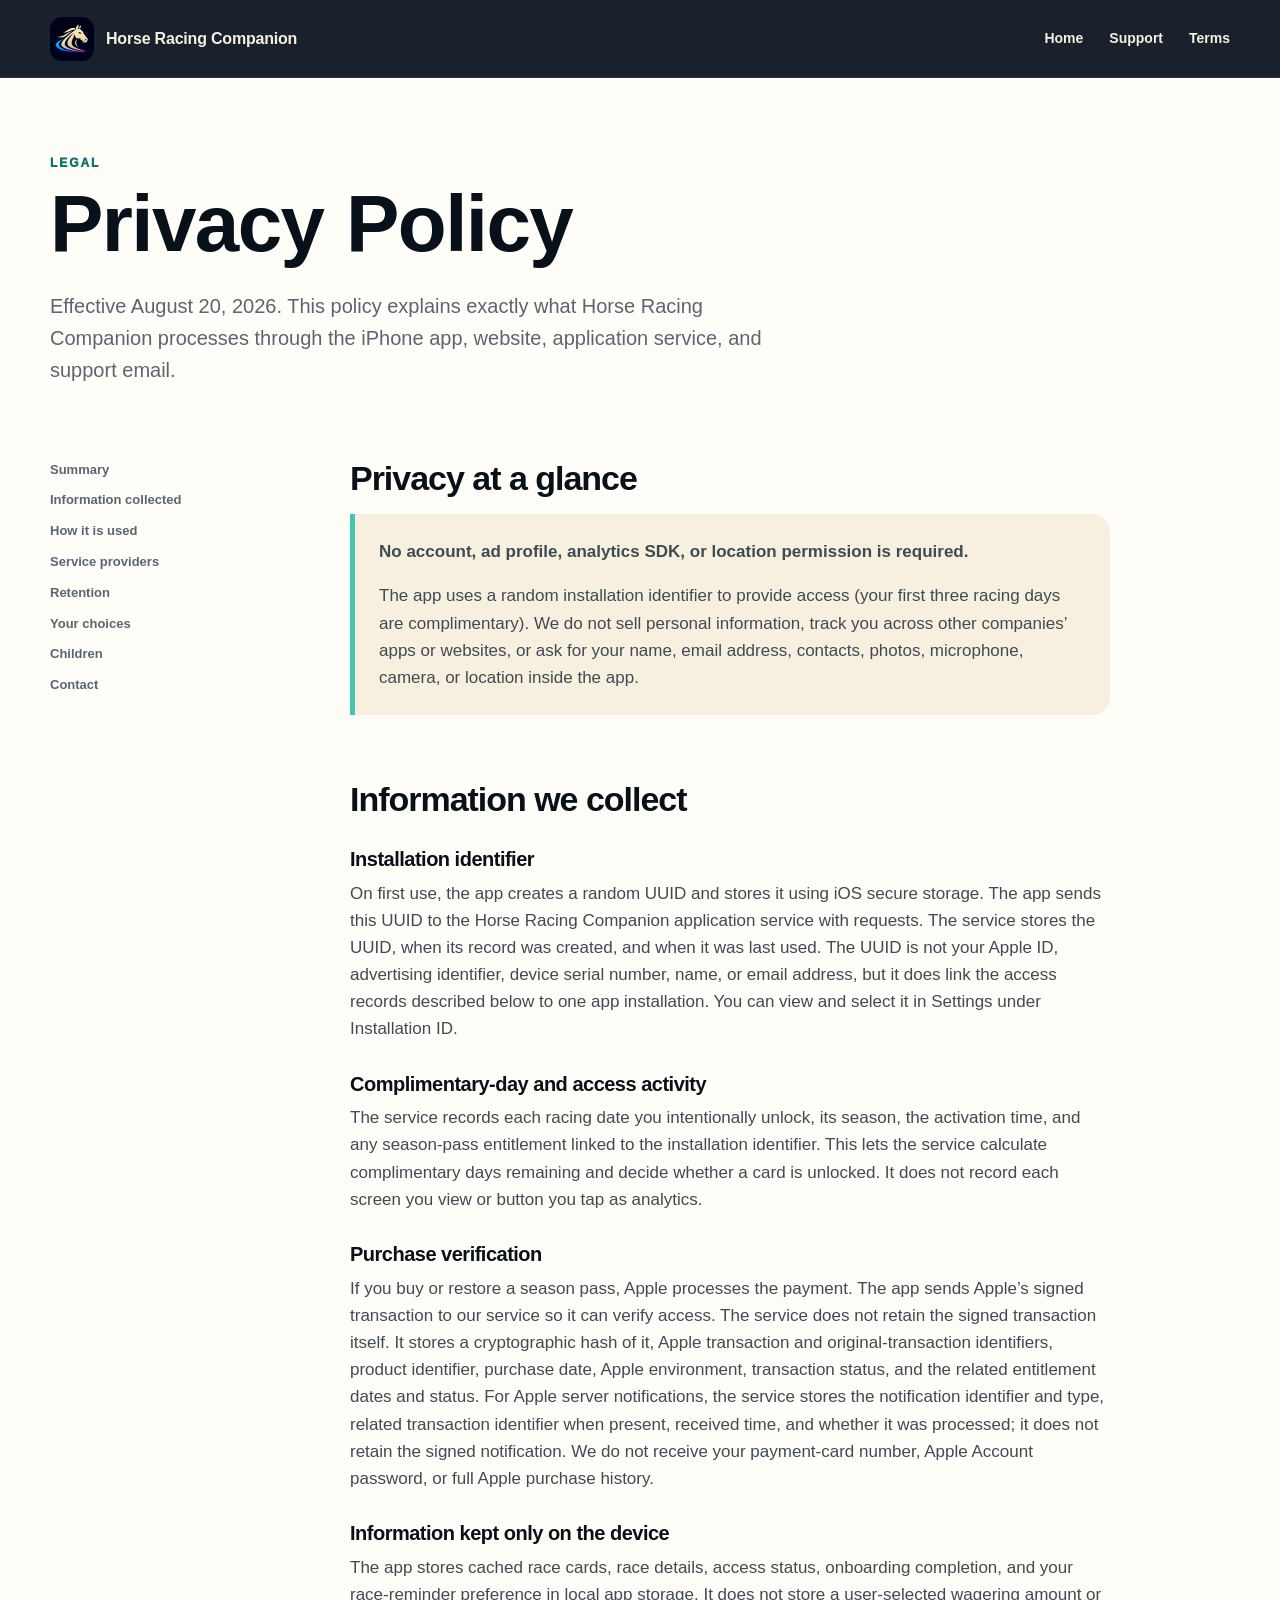
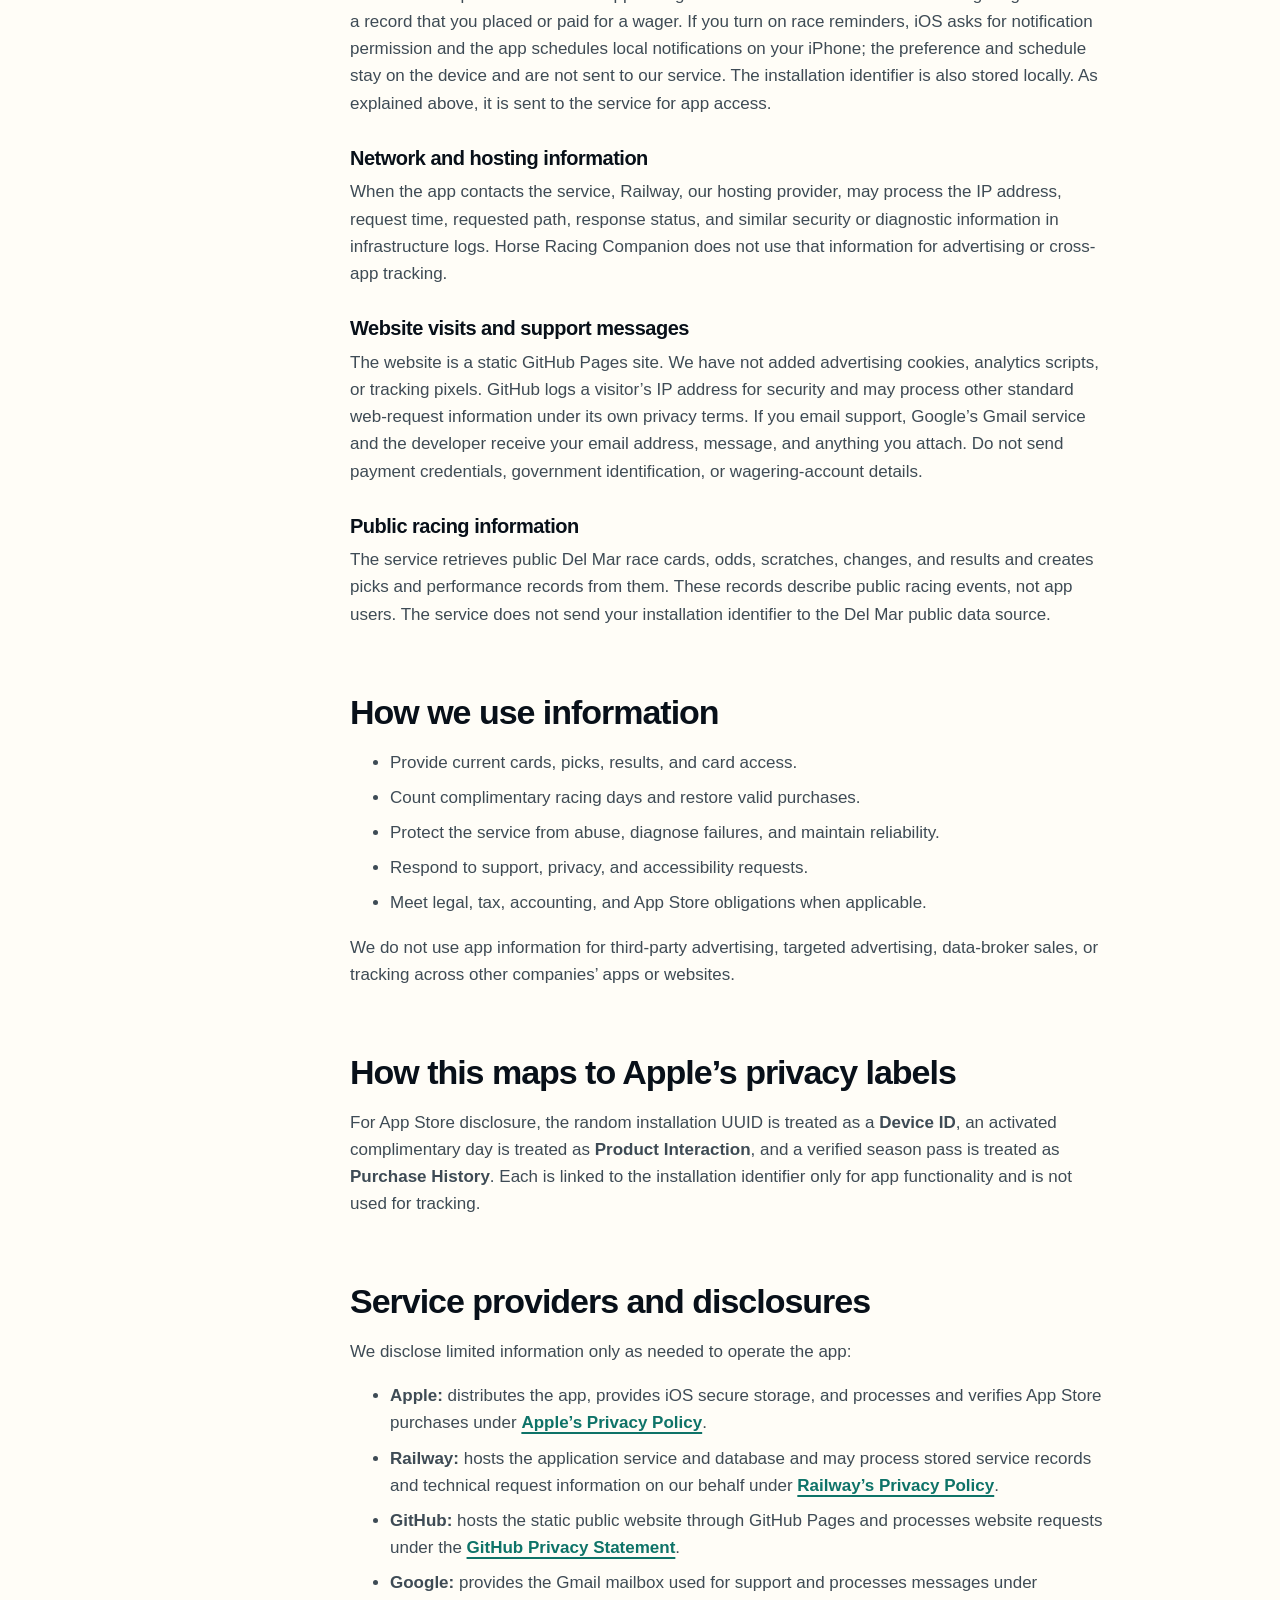
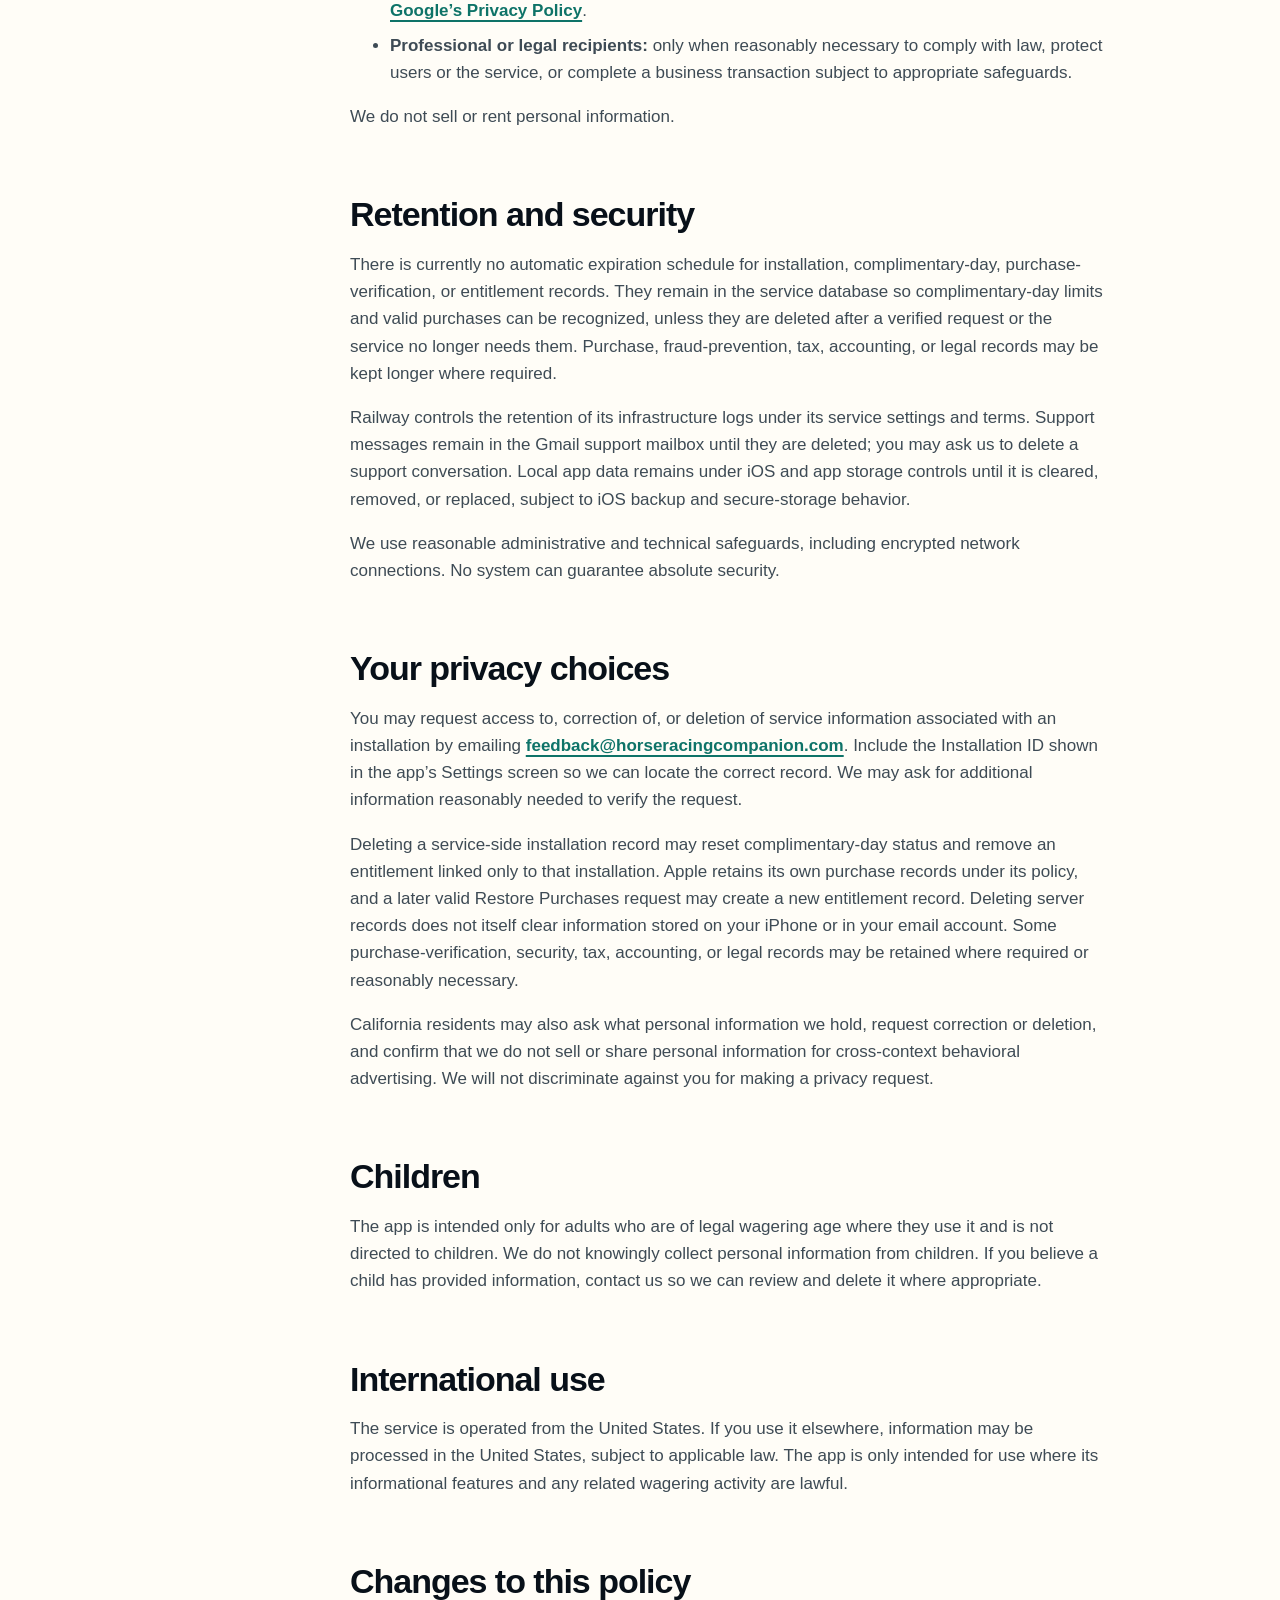
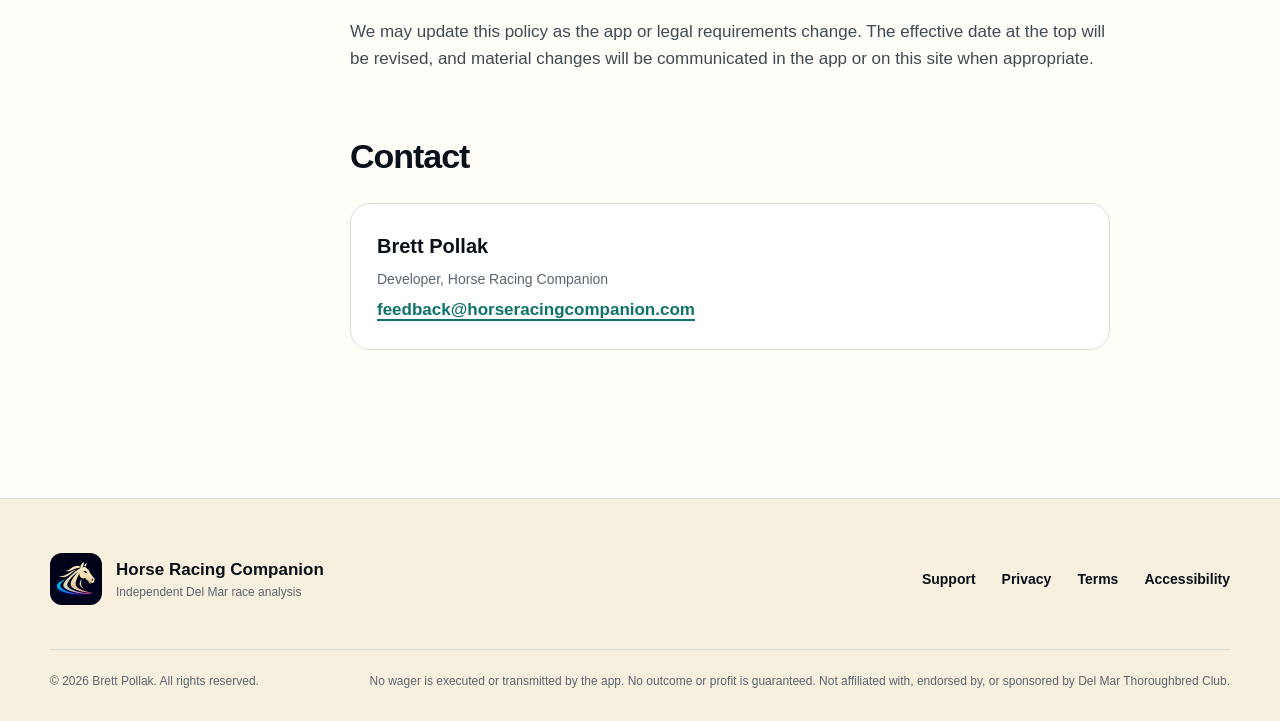
<file: privacy/index.html>
<!DOCTYPE html>
<html lang="en">
  <head>
    <meta charset="utf-8">
    <meta name="viewport" content="width=device-width, initial-scale=1">
    <meta name="theme-color" content="#081019">
    <meta name="description" content="Privacy Policy for Horse Racing Companion.">
    <meta name="robots" content="index, follow">
    <link rel="canonical" href="https://horseracingcompanion.com/privacy/">
    <link rel="icon" type="image/png" sizes="32x32" href="../assets/favicon-32.png">
    <link rel="apple-touch-icon" sizes="180x180" href="../assets/apple-touch-180.png">
    <link rel="stylesheet" href="../assets/styles.css">
    <meta property="og:title" content="Privacy Policy | Horse Racing Companion">
    <meta property="og:description" content="How Horse Racing Companion handles app and support information.">
    <meta property="og:image" content="https://horseracingcompanion.com/assets/og-v3.jpg">
    <title>Privacy Policy | Horse Racing Companion</title>
  </head>
  <body>
    <a class="skip-link" href="#main">Skip to content</a>
    <header class="site-header">
      <a class="brand" href="../" aria-label="Horse Racing Companion home"><img src="../assets/icon-88.png" width="44" height="44" alt=""><span>Horse Racing Companion</span></a>
      <nav aria-label="Primary navigation"><a href="../">Home</a><a href="../support/">Support</a><a href="../terms/">Terms</a></nav>
    </header>
    <main id="main" class="shell">
      <header class="legal-hero">
        <p class="eyebrow">LEGAL</p>
        <h1>Privacy Policy</h1>
        <p>Effective August 20, 2026. This policy explains exactly what Horse Racing Companion processes through the iPhone app, website, application service, and support email.</p>
      </header>
      <div class="legal-layout">
        <nav class="legal-nav" aria-label="Privacy policy sections">
          <a href="#summary">Summary</a><a href="#collect">Information collected</a><a href="#use">How it is used</a><a href="#sharing">Service providers</a><a href="#retention">Retention</a><a href="#choices">Your choices</a><a href="#children">Children</a><a href="#contact">Contact</a>
        </nav>
        <article class="legal-content">
          <h2 id="summary">Privacy at a glance</h2>
          <div class="legal-callout">
            <p><strong>No account, ad profile, analytics SDK, or location permission is required.</strong></p>
            <p>The app uses a random installation identifier to provide access (your first three racing days are complimentary). We do not sell personal information, track you across other companies’ apps or websites, or ask for your name, email address, contacts, photos, microphone, camera, or location inside the app.</p>
          </div>

          <h2 id="collect">Information we collect</h2>
          <h3>Installation identifier</h3>
          <p>On first use, the app creates a random UUID and stores it using iOS secure storage. The app sends this UUID to the Horse Racing Companion application service with requests. The service stores the UUID, when its record was created, and when it was last used. The UUID is not your Apple ID, advertising identifier, device serial number, name, or email address, but it does link the access records described below to one app installation. You can view and select it in Settings under Installation ID.</p>
          <h3>Complimentary-day and access activity</h3>
          <p>The service records each racing date you intentionally unlock, its season, the activation time, and any season-pass entitlement linked to the installation identifier. This lets the service calculate complimentary days remaining and decide whether a card is unlocked. It does not record each screen you view or button you tap as analytics.</p>
          <h3>Purchase verification</h3>
          <p>If you buy or restore a season pass, Apple processes the payment. The app sends Apple’s signed transaction to our service so it can verify access. The service does not retain the signed transaction itself. It stores a cryptographic hash of it, Apple transaction and original-transaction identifiers, product identifier, purchase date, Apple environment, transaction status, and the related entitlement dates and status. For Apple server notifications, the service stores the notification identifier and type, related transaction identifier when present, received time, and whether it was processed; it does not retain the signed notification. We do not receive your payment-card number, Apple Account password, or full Apple purchase history.</p>
          <h3>Information kept only on the device</h3>
          <p>The app stores cached race cards, race details, access status, onboarding completion, and your race-reminder preference in local app storage. It does not store a user-selected wagering amount or a record that you placed or paid for a wager. If you turn on race reminders, iOS asks for notification permission and the app schedules local notifications on your iPhone; the preference and schedule stay on the device and are not sent to our service. The installation identifier is also stored locally. As explained above, it is sent to the service for app access.</p>
          <h3>Network and hosting information</h3>
          <p>When the app contacts the service, Railway, our hosting provider, may process the IP address, request time, requested path, response status, and similar security or diagnostic information in infrastructure logs. Horse Racing Companion does not use that information for advertising or cross-app tracking.</p>
          <h3>Website visits and support messages</h3>
          <p>The website is a static GitHub Pages site. We have not added advertising cookies, analytics scripts, or tracking pixels. GitHub logs a visitor’s IP address for security and may process other standard web-request information under its own privacy terms. If you email support, Google’s Gmail service and the developer receive your email address, message, and anything you attach. Do not send payment credentials, government identification, or wagering-account details.</p>
          <h3>Public racing information</h3>
          <p>The service retrieves public Del Mar race cards, odds, scratches, changes, and results and creates picks and performance records from them. These records describe public racing events, not app users. The service does not send your installation identifier to the Del Mar public data source.</p>

          <h2 id="use">How we use information</h2>
          <ul>
            <li>Provide current cards, picks, results, and card access.</li>
            <li>Count complimentary racing days and restore valid purchases.</li>
            <li>Protect the service from abuse, diagnose failures, and maintain reliability.</li>
            <li>Respond to support, privacy, and accessibility requests.</li>
            <li>Meet legal, tax, accounting, and App Store obligations when applicable.</li>
          </ul>
          <p>We do not use app information for third-party advertising, targeted advertising, data-broker sales, or tracking across other companies’ apps or websites.</p>

          <h2>How this maps to Apple’s privacy labels</h2>
          <p>For App Store disclosure, the random installation UUID is treated as a <strong>Device ID</strong>, an activated complimentary day is treated as <strong>Product Interaction</strong>, and a verified season pass is treated as <strong>Purchase History</strong>. Each is linked to the installation identifier only for app functionality and is not used for tracking.</p>

          <h2 id="sharing">Service providers and disclosures</h2>
          <p>We disclose limited information only as needed to operate the app:</p>
          <ul>
            <li><strong>Apple:</strong> distributes the app, provides iOS secure storage, and processes and verifies App Store purchases under <a href="https://www.apple.com/legal/privacy/" rel="noopener noreferrer">Apple’s Privacy Policy</a>.</li>
            <li><strong>Railway:</strong> hosts the application service and database and may process stored service records and technical request information on our behalf under <a href="https://railway.com/legal/privacy" rel="noopener noreferrer">Railway’s Privacy Policy</a>.</li>
            <li><strong>GitHub:</strong> hosts the static public website through GitHub Pages and processes website requests under the <a href="https://docs.github.com/en/site-policy/privacy-policies/github-general-privacy-statement" rel="noopener noreferrer">GitHub Privacy Statement</a>.</li>
            <li><strong>Google:</strong> provides the Gmail mailbox used for support and processes messages under <a href="https://policies.google.com/privacy" rel="noopener noreferrer">Google’s Privacy Policy</a>.</li>
            <li><strong>Professional or legal recipients:</strong> only when reasonably necessary to comply with law, protect users or the service, or complete a business transaction subject to appropriate safeguards.</li>
          </ul>
          <p>We do not sell or rent personal information.</p>

          <h2 id="retention">Retention and security</h2>
          <p>There is currently no automatic expiration schedule for installation, complimentary-day, purchase-verification, or entitlement records. They remain in the service database so complimentary-day limits and valid purchases can be recognized, unless they are deleted after a verified request or the service no longer needs them. Purchase, fraud-prevention, tax, accounting, or legal records may be kept longer where required.</p>
          <p>Railway controls the retention of its infrastructure logs under its service settings and terms. Support messages remain in the Gmail support mailbox until they are deleted; you may ask us to delete a support conversation. Local app data remains under iOS and app storage controls until it is cleared, removed, or replaced, subject to iOS backup and secure-storage behavior.</p>
          <p>We use reasonable administrative and technical safeguards, including encrypted network connections. No system can guarantee absolute security.</p>

          <h2 id="choices">Your privacy choices</h2>
          <p>You may request access to, correction of, or deletion of service information associated with an installation by emailing <a href="mailto:feedback@horseracingcompanion.com?subject=Horse%20Racing%20Companion%20Privacy%20Request">feedback@horseracingcompanion.com</a>. Include the Installation ID shown in the app’s Settings screen so we can locate the correct record. We may ask for additional information reasonably needed to verify the request.</p>
          <p>Deleting a service-side installation record may reset complimentary-day status and remove an entitlement linked only to that installation. Apple retains its own purchase records under its policy, and a later valid Restore Purchases request may create a new entitlement record. Deleting server records does not itself clear information stored on your iPhone or in your email account. Some purchase-verification, security, tax, accounting, or legal records may be retained where required or reasonably necessary.</p>
          <p>California residents may also ask what personal information we hold, request correction or deletion, and confirm that we do not sell or share personal information for cross-context behavioral advertising. We will not discriminate against you for making a privacy request.</p>

          <h2 id="children">Children</h2>
          <p>The app is intended only for adults who are of legal wagering age where they use it and is not directed to children. We do not knowingly collect personal information from children. If you believe a child has provided information, contact us so we can review and delete it where appropriate.</p>

          <h2>International use</h2>
          <p>The service is operated from the United States. If you use it elsewhere, information may be processed in the United States, subject to applicable law. The app is only intended for use where its informational features and any related wagering activity are lawful.</p>

          <h2>Changes to this policy</h2>
          <p>We may update this policy as the app or legal requirements change. The effective date at the top will be revised, and material changes will be communicated in the app or on this site when appropriate.</p>

          <h2 id="contact">Contact</h2>
          <div class="contact-card"><strong>Brett Pollak</strong><span>Developer, Horse Racing Companion</span><a href="mailto:feedback@horseracingcompanion.com">feedback@horseracingcompanion.com</a></div>
        </article>
      </div>
    </main>
    <footer class="site-footer"><div class="shell footer-grid"><div class="footer-brand"><img src="../assets/icon-104.png" width="52" height="52" alt=""><div><strong>Horse Racing Companion</strong><span>Independent Del Mar race analysis</span></div></div><nav aria-label="Legal and support"><a href="../support/">Support</a><a href="./" aria-current="page">Privacy</a><a href="../terms/">Terms</a><a href="../accessibility/">Accessibility</a></nav></div><div class="shell footer-legal"><p>© 2026 Brett Pollak. All rights reserved.</p><p>No wager is executed or transmitted by the app. No outcome or profit is guaranteed. Not affiliated with, endorsed by, or sponsored by Del Mar Thoroughbred Club.</p></div></footer>
  </body>
</html>
</file>
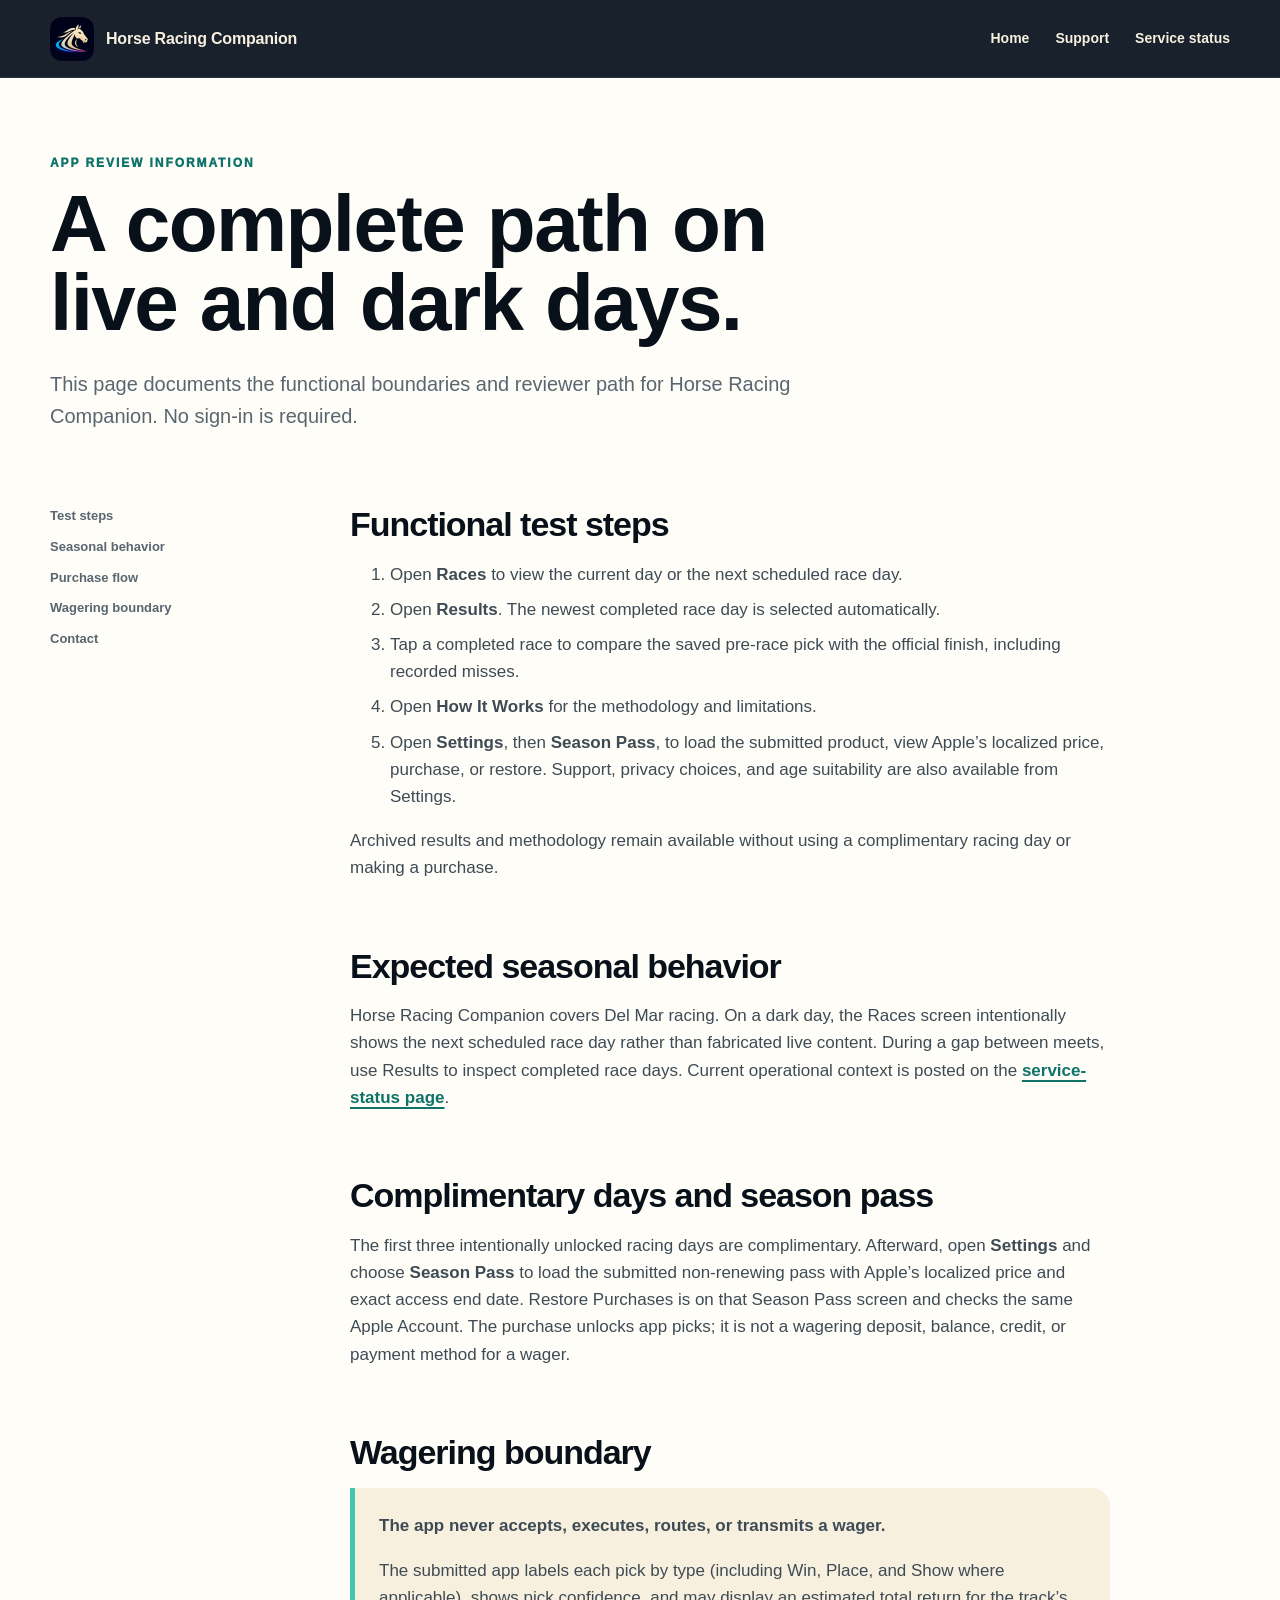
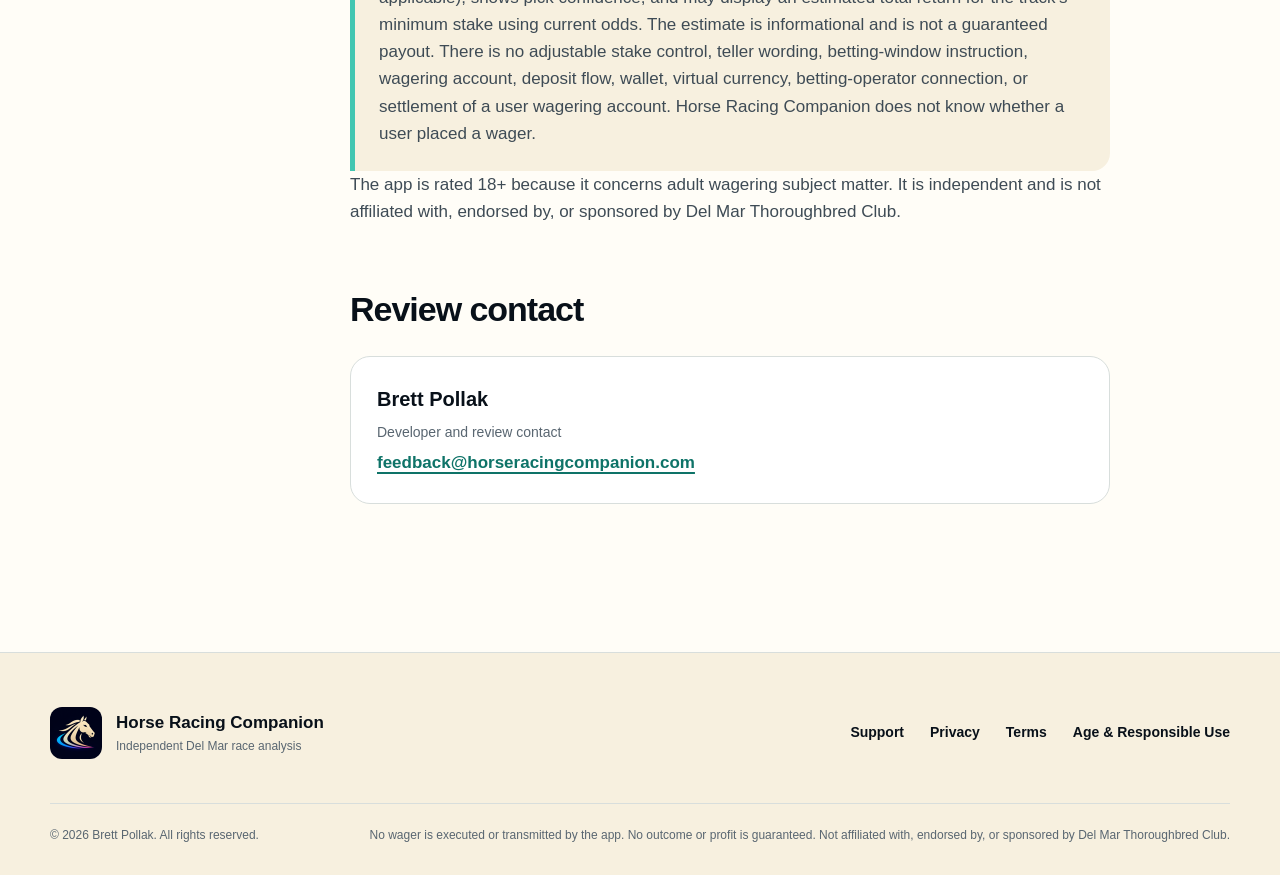
<file: review-information/index.html>
<!DOCTYPE html>
<html lang="en">
  <head>
    <meta charset="utf-8">
    <meta name="viewport" content="width=device-width, initial-scale=1">
    <meta name="theme-color" content="#081019">
    <meta name="description" content="Functional review information for Horse Racing Companion.">
    <meta name="robots" content="noindex, nofollow">
    <link rel="canonical" href="https://horseracingcompanion.com/review-information/">
    <link rel="icon" type="image/png" sizes="32x32" href="../assets/favicon-32.png">
    <link rel="apple-touch-icon" sizes="180x180" href="../assets/apple-touch-180.png">
    <link rel="stylesheet" href="../assets/styles.css">
    <title>Review Information | Horse Racing Companion</title>
  </head>
  <body>
    <a class="skip-link" href="#main">Skip to content</a>
    <header class="site-header">
      <a class="brand" href="../" aria-label="Horse Racing Companion home"><img src="../assets/icon-88.png" width="44" height="44" alt=""><span>Horse Racing Companion</span></a>
      <nav aria-label="Primary navigation"><a href="../">Home</a><a href="../support/">Support</a><a href="../service-status/">Service status</a></nav>
    </header>
    <main id="main" class="shell">
      <header class="legal-hero">
        <p class="eyebrow">APP REVIEW INFORMATION</p>
        <h1>A complete path on live and dark days.</h1>
        <p>This page documents the functional boundaries and reviewer path for Horse Racing Companion. No sign-in is required.</p>
      </header>
      <div class="legal-layout">
        <nav class="legal-nav" aria-label="Review information sections"><a href="#steps">Test steps</a><a href="#seasonal">Seasonal behavior</a><a href="#purchase">Purchase flow</a><a href="#boundary">Wagering boundary</a><a href="#contact">Contact</a></nav>
        <article class="legal-content">
          <h2 id="steps">Functional test steps</h2>
          <ol>
            <li>Open <strong>Races</strong> to view the current day or the next scheduled race day.</li>
            <li>Open <strong>Results</strong>. The newest completed race day is selected automatically.</li>
            <li>Tap a completed race to compare the saved pre-race pick with the official finish, including recorded misses.</li>
            <li>Open <strong>How It Works</strong> for the methodology and limitations.</li>
            <li>Open <strong>Settings</strong>, then <strong>Season Pass</strong>, to load the submitted product, view Apple&rsquo;s localized price, purchase, or restore. Support, privacy choices, and age suitability are also available from Settings.</li>
          </ol>
          <p>Archived results and methodology remain available without using a complimentary racing day or making a purchase.</p>

          <h2 id="seasonal">Expected seasonal behavior</h2>
          <p>Horse Racing Companion covers Del Mar racing. On a dark day, the Races screen intentionally shows the next scheduled race day rather than fabricated live content. During a gap between meets, use Results to inspect completed race days. Current operational context is posted on the <a href="../service-status/">service-status page</a>.</p>

          <h2 id="purchase">Complimentary days and season pass</h2>
          <p>The first three intentionally unlocked racing days are complimentary. Afterward, open <strong>Settings</strong> and choose <strong>Season Pass</strong> to load the submitted non-renewing pass with Apple&rsquo;s localized price and exact access end date. Restore Purchases is on that Season Pass screen and checks the same Apple Account. The purchase unlocks app picks; it is not a wagering deposit, balance, credit, or payment method for a wager.</p>

          <h2 id="boundary">Wagering boundary</h2>
          <div class="legal-callout"><p><strong>The app never accepts, executes, routes, or transmits a wager.</strong></p><p>The submitted app labels each pick by type (including Win, Place, and Show where applicable), shows pick confidence, and may display an estimated total return for the track&rsquo;s minimum stake using current odds. The estimate is informational and is not a guaranteed payout. There is no adjustable stake control, teller wording, betting-window instruction, wagering account, deposit flow, wallet, virtual currency, betting-operator connection, or settlement of a user wagering account. Horse Racing Companion does not know whether a user placed a wager.</p></div>
          <p>The app is rated 18+ because it concerns adult wagering subject matter. It is independent and is not affiliated with, endorsed by, or sponsored by Del Mar Thoroughbred Club.</p>

          <h2 id="contact">Review contact</h2>
          <div class="contact-card"><strong>Brett Pollak</strong><span>Developer and review contact</span><a href="mailto:feedback@horseracingcompanion.com?subject=Horse%20Racing%20Companion%20App%20Review">feedback@horseracingcompanion.com</a></div>
        </article>
      </div>
    </main>
    <footer class="site-footer"><div class="shell footer-grid"><div class="footer-brand"><img src="../assets/icon-104.png" width="52" height="52" alt=""><div><strong>Horse Racing Companion</strong><span>Independent Del Mar race analysis</span></div></div><nav aria-label="Legal and support"><a href="../support/">Support</a><a href="../privacy/">Privacy</a><a href="../terms/">Terms</a><a href="../age-suitability/">Age &amp; Responsible Use</a></nav></div><div class="shell footer-legal"><p>© 2026 Brett Pollak. All rights reserved.</p><p>No wager is executed or transmitted by the app. No outcome or profit is guaranteed. Not affiliated with, endorsed by, or sponsored by Del Mar Thoroughbred Club.</p></div></footer>
  </body>
</html>
</file>
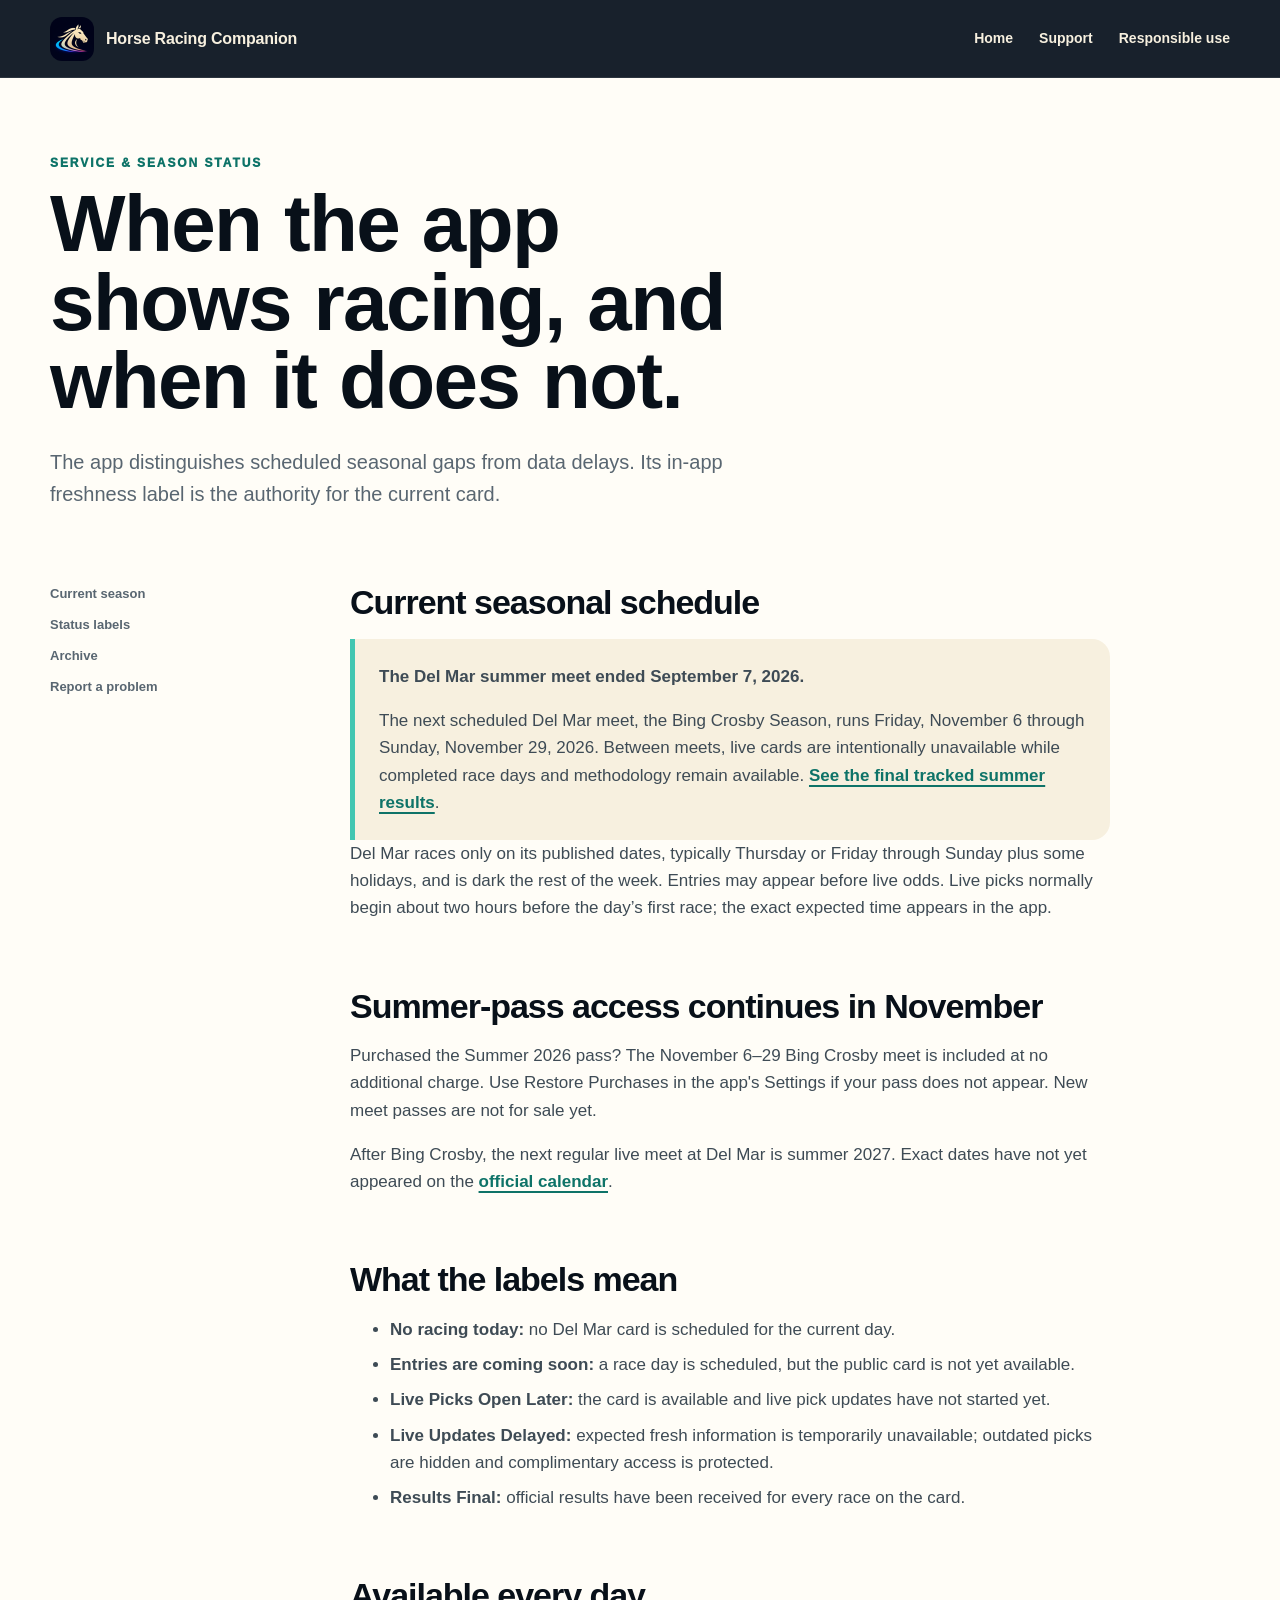
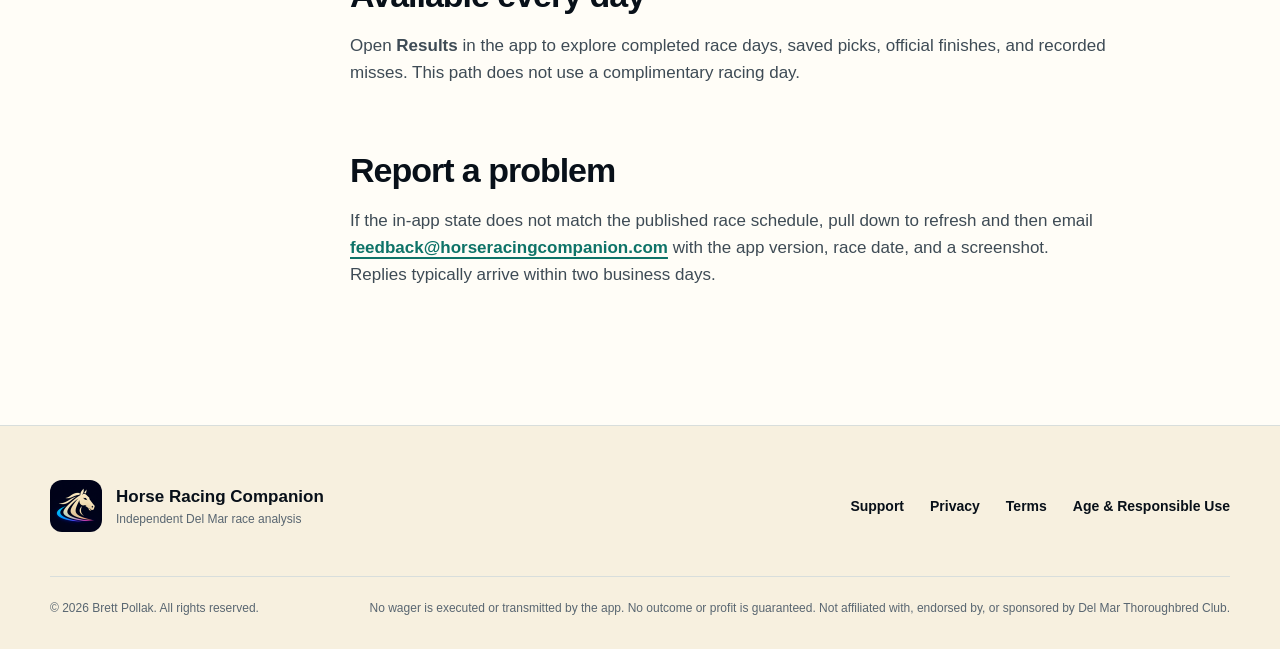
<file: service-status/index.html>
<!DOCTYPE html>
<html lang="en">
  <head>
    <meta charset="utf-8">
    <meta name="viewport" content="width=device-width, initial-scale=1">
    <meta name="theme-color" content="#081019">
    <meta name="description" content="Seasonal availability and service-status guidance for Horse Racing Companion.">
    <meta name="robots" content="index, follow">
    <link rel="canonical" href="https://horseracingcompanion.com/service-status/">
    <link rel="icon" type="image/png" sizes="32x32" href="../assets/favicon-32.png">
    <link rel="apple-touch-icon" sizes="180x180" href="../assets/apple-touch-180.png">
    <link rel="stylesheet" href="../assets/styles.css">
    <title>Service Status | Horse Racing Companion</title>
  </head>
  <body>
    <a class="skip-link" href="#main">Skip to content</a>
    <header class="site-header">
      <a class="brand" href="../" aria-label="Horse Racing Companion home"><img src="../assets/icon-88.png" width="44" height="44" alt=""><span>Horse Racing Companion</span></a>
      <nav aria-label="Primary navigation"><a href="../">Home</a><a href="../support/">Support</a><a href="../age-suitability/">Responsible use</a></nav>
    </header>
    <main id="main" class="shell">
      <header class="legal-hero">
        <p class="eyebrow">SERVICE &amp; SEASON STATUS</p>
        <h1>When the app shows racing, and when it does not.</h1>
        <p>The app distinguishes scheduled seasonal gaps from data delays. Its in-app freshness label is the authority for the current card.</p>
      </header>
      <div class="legal-layout">
        <nav class="legal-nav" aria-label="Service status sections"><a href="#current">Current season</a><a href="#states">Status labels</a><a href="#archive">Archive</a><a href="#problem">Report a problem</a></nav>
        <article class="legal-content">
          <h2 id="current">Current seasonal schedule</h2>
          <div class="legal-callout"><p><strong>The Del Mar summer meet ended September 7, 2026.</strong></p><p>The next scheduled Del Mar meet, the Bing Crosby Season, runs Friday, November 6 through Sunday, November 29, 2026. Between meets, live cards are intentionally unavailable while completed race days and methodology remain available. <a href="../#live-record">See the final tracked summer results</a>.</p></div>
          <p>Del Mar races only on its published dates, typically Thursday or Friday through Sunday plus some holidays, and is dark the rest of the week. Entries may appear before live odds. Live picks normally begin about two hours before the day&rsquo;s first race; the exact expected time appears in the app.</p>

<h2>Summer-pass access continues in November</h2><p>Purchased the Summer 2026 pass? The November 6–29 Bing Crosby meet is included at no additional charge. Use Restore Purchases in the app's Settings if your pass does not appear. New meet passes are not for sale yet.</p><p>After Bing Crosby, the next regular live meet at Del Mar is summer 2027. Exact dates have not yet appeared on the <a href="https://web.dmtc.com/racing/2027/07">official calendar</a>.</p>
          <h2 id="states">What the labels mean</h2>
          <ul>
            <li><strong>No racing today:</strong> no Del Mar card is scheduled for the current day.</li>
            <li><strong>Entries are coming soon:</strong> a race day is scheduled, but the public card is not yet available.</li>
            <li><strong>Live Picks Open Later:</strong> the card is available and live pick updates have not started yet.</li>
            <li><strong>Live Updates Delayed:</strong> expected fresh information is temporarily unavailable; outdated picks are hidden and complimentary access is protected.</li>
            <li><strong>Results Final:</strong> official results have been received for every race on the card.</li>
          </ul>

          <h2 id="archive">Available every day</h2>
          <p>Open <strong>Results</strong> in the app to explore completed race days, saved picks, official finishes, and recorded misses. This path does not use a complimentary racing day.</p>

          <h2 id="problem">Report a problem</h2>
          <p>If the in-app state does not match the published race schedule, pull down to refresh and then email <a href="mailto:feedback@horseracingcompanion.com?subject=Horse%20Racing%20Companion%20Service%20Status">feedback@horseracingcompanion.com</a> with the app version, race date, and a screenshot. Replies typically arrive within two business days.</p>
        </article>
      </div>

</main>
    <footer class="site-footer"><div class="shell footer-grid"><div class="footer-brand"><img src="../assets/icon-104.png" width="52" height="52" alt=""><div><strong>Horse Racing Companion</strong><span>Independent Del Mar race analysis</span></div></div><nav aria-label="Legal and support"><a href="../support/">Support</a><a href="../privacy/">Privacy</a><a href="../terms/">Terms</a><a href="../age-suitability/">Age &amp; Responsible Use</a></nav></div><div class="shell footer-legal"><p>© 2026 Brett Pollak. All rights reserved.</p><p>No wager is executed or transmitted by the app. No outcome or profit is guaranteed. Not affiliated with, endorsed by, or sponsored by Del Mar Thoroughbred Club.</p></div></footer>
  </body>
</html>
</file>
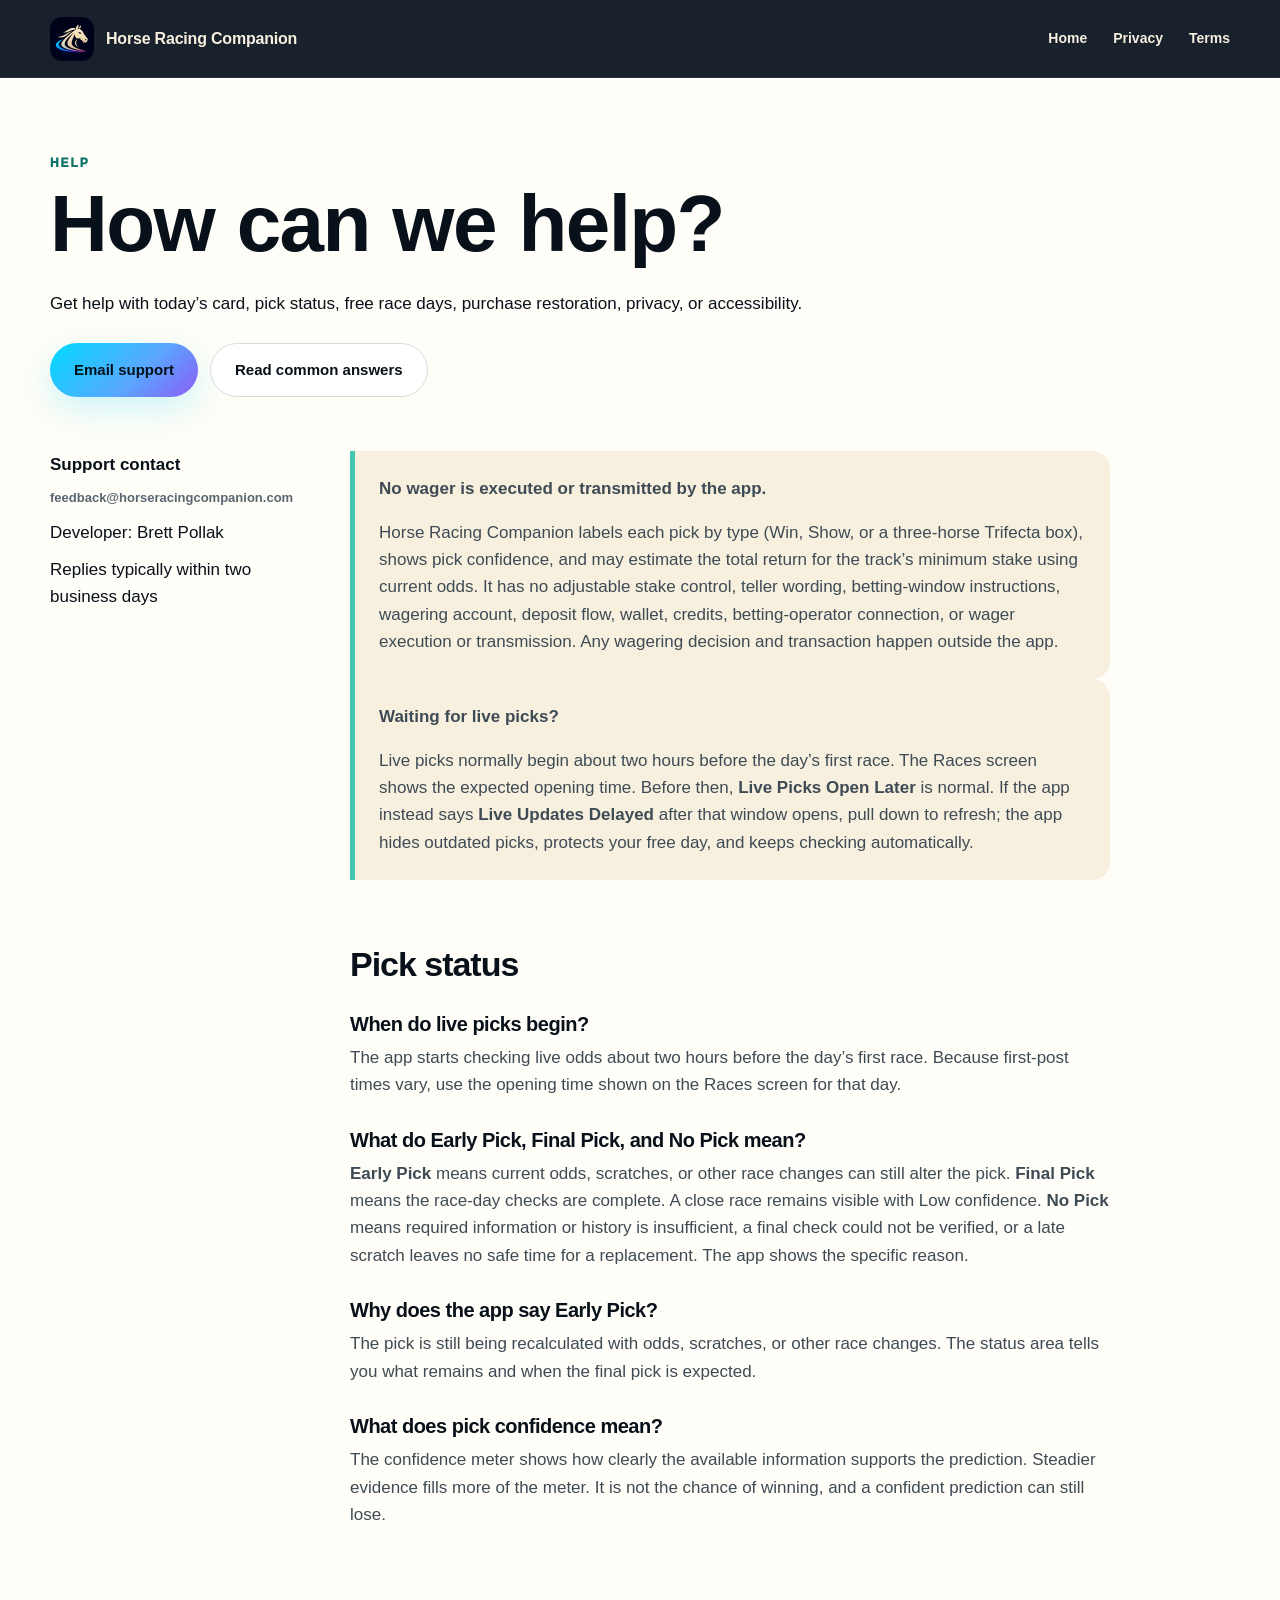
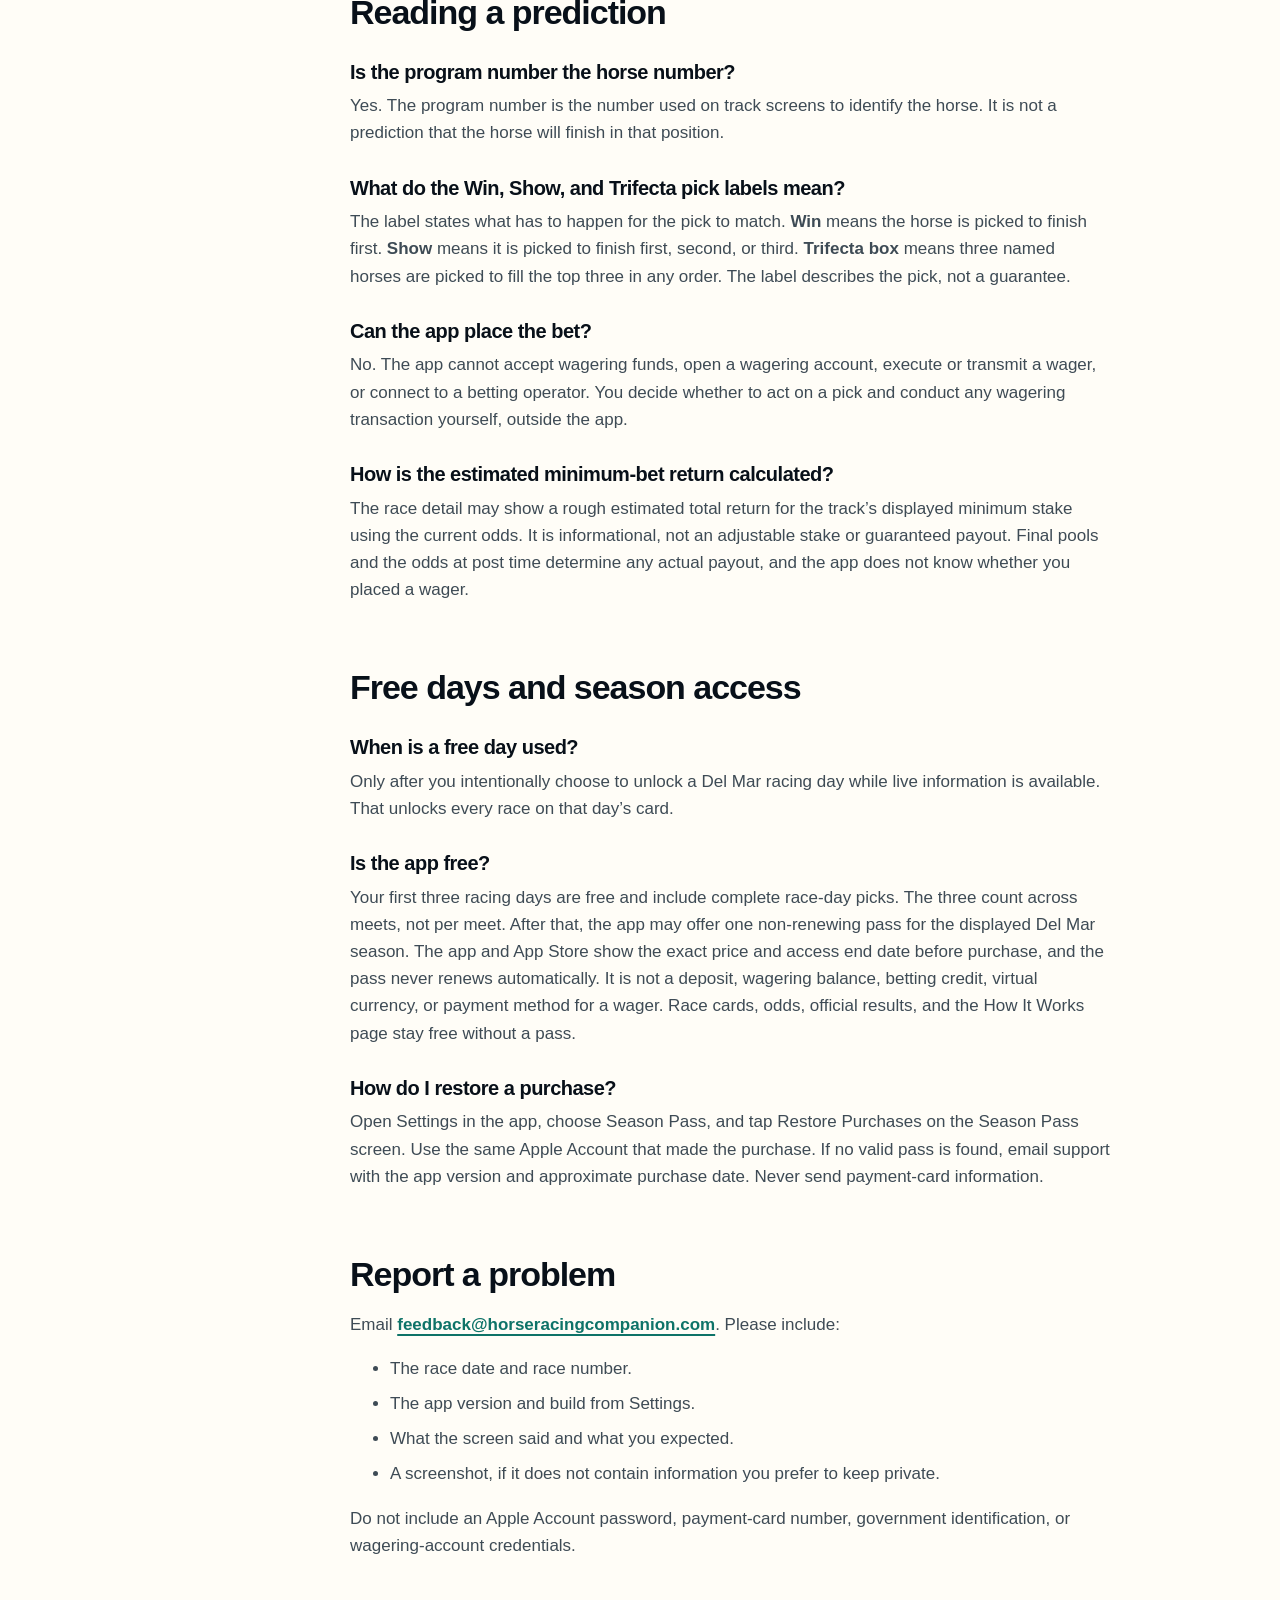
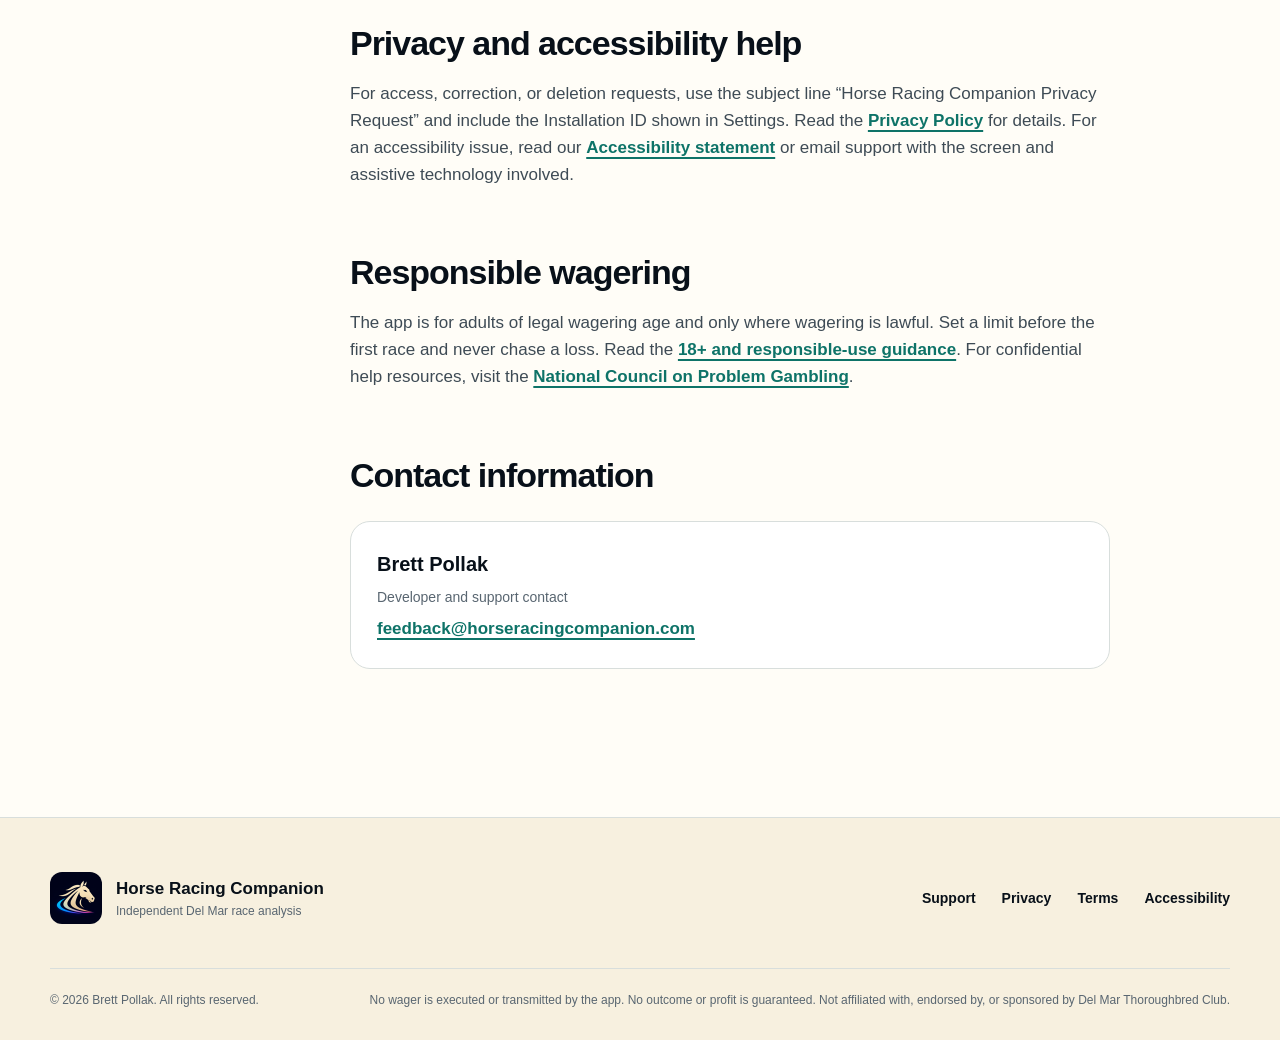
<file: support/index.html>
<!DOCTYPE html>
<html lang="en">
  <head>
    <meta charset="utf-8">
    <meta name="viewport" content="width=device-width, initial-scale=1">
    <meta name="theme-color" content="#081019">
    <meta name="description" content="Support, wagering-boundary, purchase, privacy, and contact information for Horse Racing Companion.">
    <meta name="robots" content="index, follow">
    <link rel="canonical" href="https://horseracingcompanion.com/support/">
    <link rel="icon" type="image/png" sizes="32x32" href="../assets/favicon-32.png">
    <link rel="apple-touch-icon" sizes="180x180" href="../assets/apple-touch-180.png">
    <link rel="stylesheet" href="../assets/styles.css">
    <meta property="og:title" content="Support | Horse Racing Companion">
    <meta property="og:description" content="Help with race-day picks, app access, and privacy requests.">
    <meta property="og:image" content="https://horseracingcompanion.com/assets/og-v3.jpg">
    <title>Support | Horse Racing Companion</title>
  </head>
  <body>
    <a class="skip-link" href="#main">Skip to content</a>
    <header class="site-header">
      <a class="brand" href="../" aria-label="Horse Racing Companion home"><img src="../assets/icon-88.png" width="44" height="44" alt=""><span>Horse Racing Companion</span></a>
      <nav aria-label="Primary navigation"><a href="../">Home</a><a href="../privacy/">Privacy</a><a href="../terms/">Terms</a></nav>
    </header>
    <main id="main" class="shell">
      <header class="legal-hero">
        <p class="eyebrow">HELP</p>
        <h1>How can we help?</h1>
        <p>Get help with today’s card, pick status, free race days, purchase restoration, privacy, or accessibility.</p>
        <div class="support-actions"><a class="button primary" href="mailto:feedback@horseracingcompanion.com?subject=Horse%20Racing%20Companion%20Support">Email support</a><a class="button secondary" href="#faq">Read common answers</a></div>
      </header>
      <div class="legal-layout">
        <aside class="legal-nav" aria-label="Support contact">
          <strong>Support contact</strong>
          <a href="mailto:feedback@horseracingcompanion.com">feedback@horseracingcompanion.com</a>
          <span>Developer: Brett Pollak</span>
          <span>Replies typically within two business days</span>
        </aside>
        <article id="faq" class="legal-content">
          <div class="legal-callout"><p><strong>No wager is executed or transmitted by the app.</strong></p><p>Horse Racing Companion labels each pick by type (Win, Show, or a three-horse Trifecta box), shows pick confidence, and may estimate the total return for the track&rsquo;s minimum stake using current odds. It has no adjustable stake control, teller wording, betting-window instructions, wagering account, deposit flow, wallet, credits, betting-operator connection, or wager execution or transmission. Any wagering decision and transaction happen outside the app.</p></div>
          <div class="legal-callout"><p><strong>Waiting for live picks?</strong></p><p>Live picks normally begin about two hours before the day&rsquo;s first race. The Races screen shows the expected opening time. Before then, <strong>Live Picks Open Later</strong> is normal. If the app instead says <strong>Live Updates Delayed</strong> after that window opens, pull down to refresh; the app hides outdated picks, protects your free day, and keeps checking automatically.</p></div>

          <h2>Pick status</h2>
          <h3>When do live picks begin?</h3>
          <p>The app starts checking live odds about two hours before the day&rsquo;s first race. Because first-post times vary, use the opening time shown on the Races screen for that day.</p>
          <h3>What do Early Pick, Final Pick, and No Pick mean?</h3>
          <p><strong>Early Pick</strong> means current odds, scratches, or other race changes can still alter the pick. <strong>Final Pick</strong> means the race-day checks are complete. A close race remains visible with Low confidence. <strong>No Pick</strong> means required information or history is insufficient, a final check could not be verified, or a late scratch leaves no safe time for a replacement. The app shows the specific reason.</p>
          <h3>Why does the app say Early Pick?</h3>
          <p>The pick is still being recalculated with odds, scratches, or other race changes. The status area tells you what remains and when the final pick is expected.</p>
          <h3>What does pick confidence mean?</h3>
          <p>The confidence meter shows how clearly the available information supports the prediction. Steadier evidence fills more of the meter. It is not the chance of winning, and a confident prediction can still lose.</p>

          <h2>Reading a prediction</h2>
          <h3>Is the program number the horse number?</h3>
          <p>Yes. The program number is the number used on track screens to identify the horse. It is not a prediction that the horse will finish in that position.</p>
          <h3>What do the Win, Show, and Trifecta pick labels mean?</h3>
          <p>The label states what has to happen for the pick to match. <strong>Win</strong> means the horse is picked to finish first. <strong>Show</strong> means it is picked to finish first, second, or third. <strong>Trifecta box</strong> means three named horses are picked to fill the top three in any order. The label describes the pick, not a guarantee.</p>
          <h3>Can the app place the bet?</h3>
          <p>No. The app cannot accept wagering funds, open a wagering account, execute or transmit a wager, or connect to a betting operator. You decide whether to act on a pick and conduct any wagering transaction yourself, outside the app.</p>
          <h3>How is the estimated minimum-bet return calculated?</h3>
          <p>The race detail may show a rough estimated total return for the track&rsquo;s displayed minimum stake using the current odds. It is informational, not an adjustable stake or guaranteed payout. Final pools and the odds at post time determine any actual payout, and the app does not know whether you placed a wager.</p>

          <h2>Free days and season access</h2>
          <h3>When is a free day used?</h3>
          <p>Only after you intentionally choose to unlock a Del Mar racing day while live information is available. That unlocks every race on that day’s card.</p>
          <h3>Is the app free?</h3>
          <p>Your first three racing days are free and include complete race-day picks. The three count across meets, not per meet. After that, the app may offer one non-renewing pass for the displayed Del Mar season. The app and App Store show the exact price and access end date before purchase, and the pass never renews automatically. It is not a deposit, wagering balance, betting credit, virtual currency, or payment method for a wager. Race cards, odds, official results, and the How It Works page stay free without a pass.</p>
          <h3>How do I restore a purchase?</h3>
          <p>Open Settings in the app, choose Season Pass, and tap Restore Purchases on the Season Pass screen. Use the same Apple Account that made the purchase. If no valid pass is found, email support with the app version and approximate purchase date. Never send payment-card information.</p>

          <h2>Report a problem</h2>
          <p>Email <a href="mailto:feedback@horseracingcompanion.com?subject=Horse%20Racing%20Companion%20Issue">feedback@horseracingcompanion.com</a>. Please include:</p>
          <ul><li>The race date and race number.</li><li>The app version and build from Settings.</li><li>What the screen said and what you expected.</li><li>A screenshot, if it does not contain information you prefer to keep private.</li></ul>
          <p>Do not include an Apple Account password, payment-card number, government identification, or wagering-account credentials.</p>

          <h2>Privacy and accessibility help</h2>
          <p>For access, correction, or deletion requests, use the subject line “Horse Racing Companion Privacy Request” and include the Installation ID shown in Settings. Read the <a href="../privacy/">Privacy Policy</a> for details. For an accessibility issue, read our <a href="../accessibility/">Accessibility statement</a> or email support with the screen and assistive technology involved.</p>

          <h2>Responsible wagering</h2>
          <p>The app is for adults of legal wagering age and only where wagering is lawful. Set a limit before the first race and never chase a loss. Read the <a href="../age-suitability/">18+ and responsible-use guidance</a>. For confidential help resources, visit the <a href="https://www.ncpgambling.org/help-treatment/" rel="noopener noreferrer">National Council on Problem Gambling</a>.</p>

          <h2>Contact information</h2>
          <div class="contact-card"><strong>Brett Pollak</strong><span>Developer and support contact</span><a href="mailto:feedback@horseracingcompanion.com">feedback@horseracingcompanion.com</a></div>
        </article>
      </div>
    </main>
    <footer class="site-footer"><div class="shell footer-grid"><div class="footer-brand"><img src="../assets/icon-104.png" width="52" height="52" alt=""><div><strong>Horse Racing Companion</strong><span>Independent Del Mar race analysis</span></div></div><nav aria-label="Legal and support"><a href="./" aria-current="page">Support</a><a href="../privacy/">Privacy</a><a href="../terms/">Terms</a><a href="../accessibility/">Accessibility</a></nav></div><div class="shell footer-legal"><p>© 2026 Brett Pollak. All rights reserved.</p><p>No wager is executed or transmitted by the app. No outcome or profit is guaranteed. Not affiliated with, endorsed by, or sponsored by Del Mar Thoroughbred Club.</p></div></footer>
  </body>
</html>
</file>
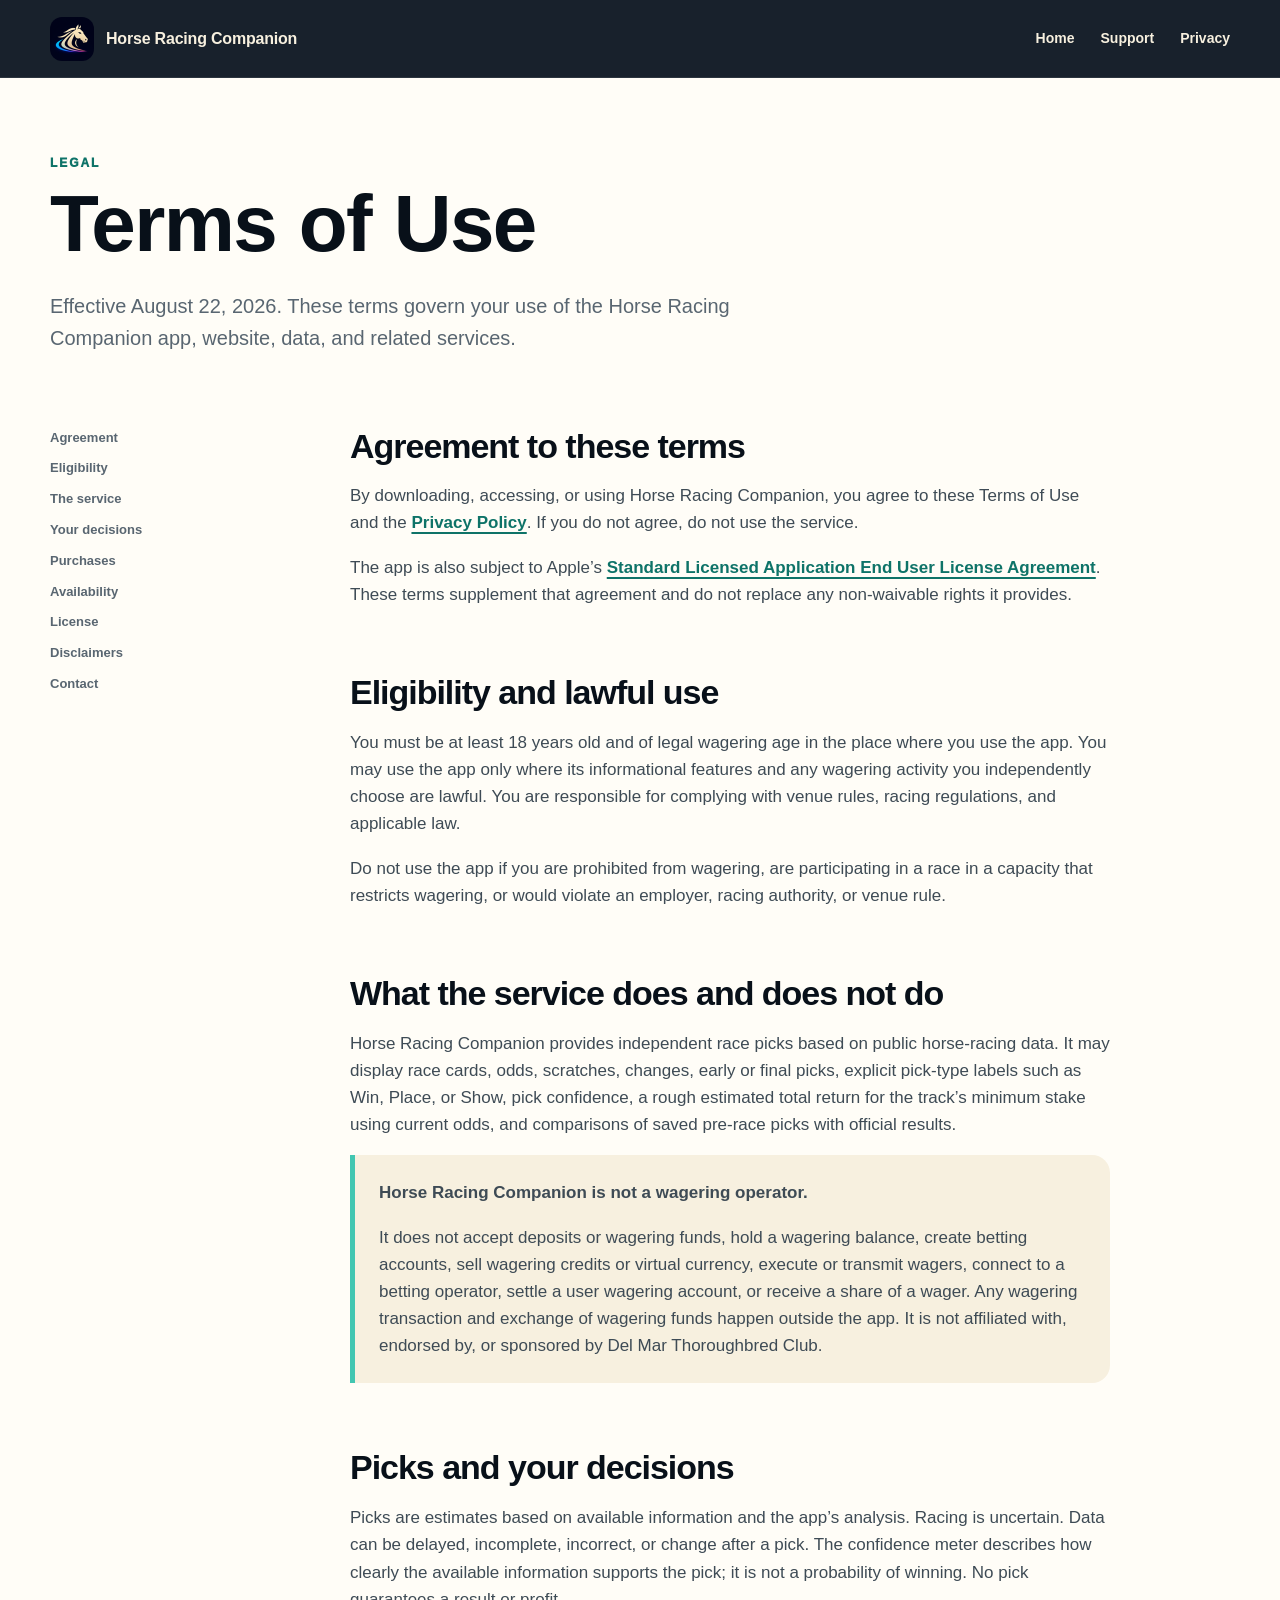
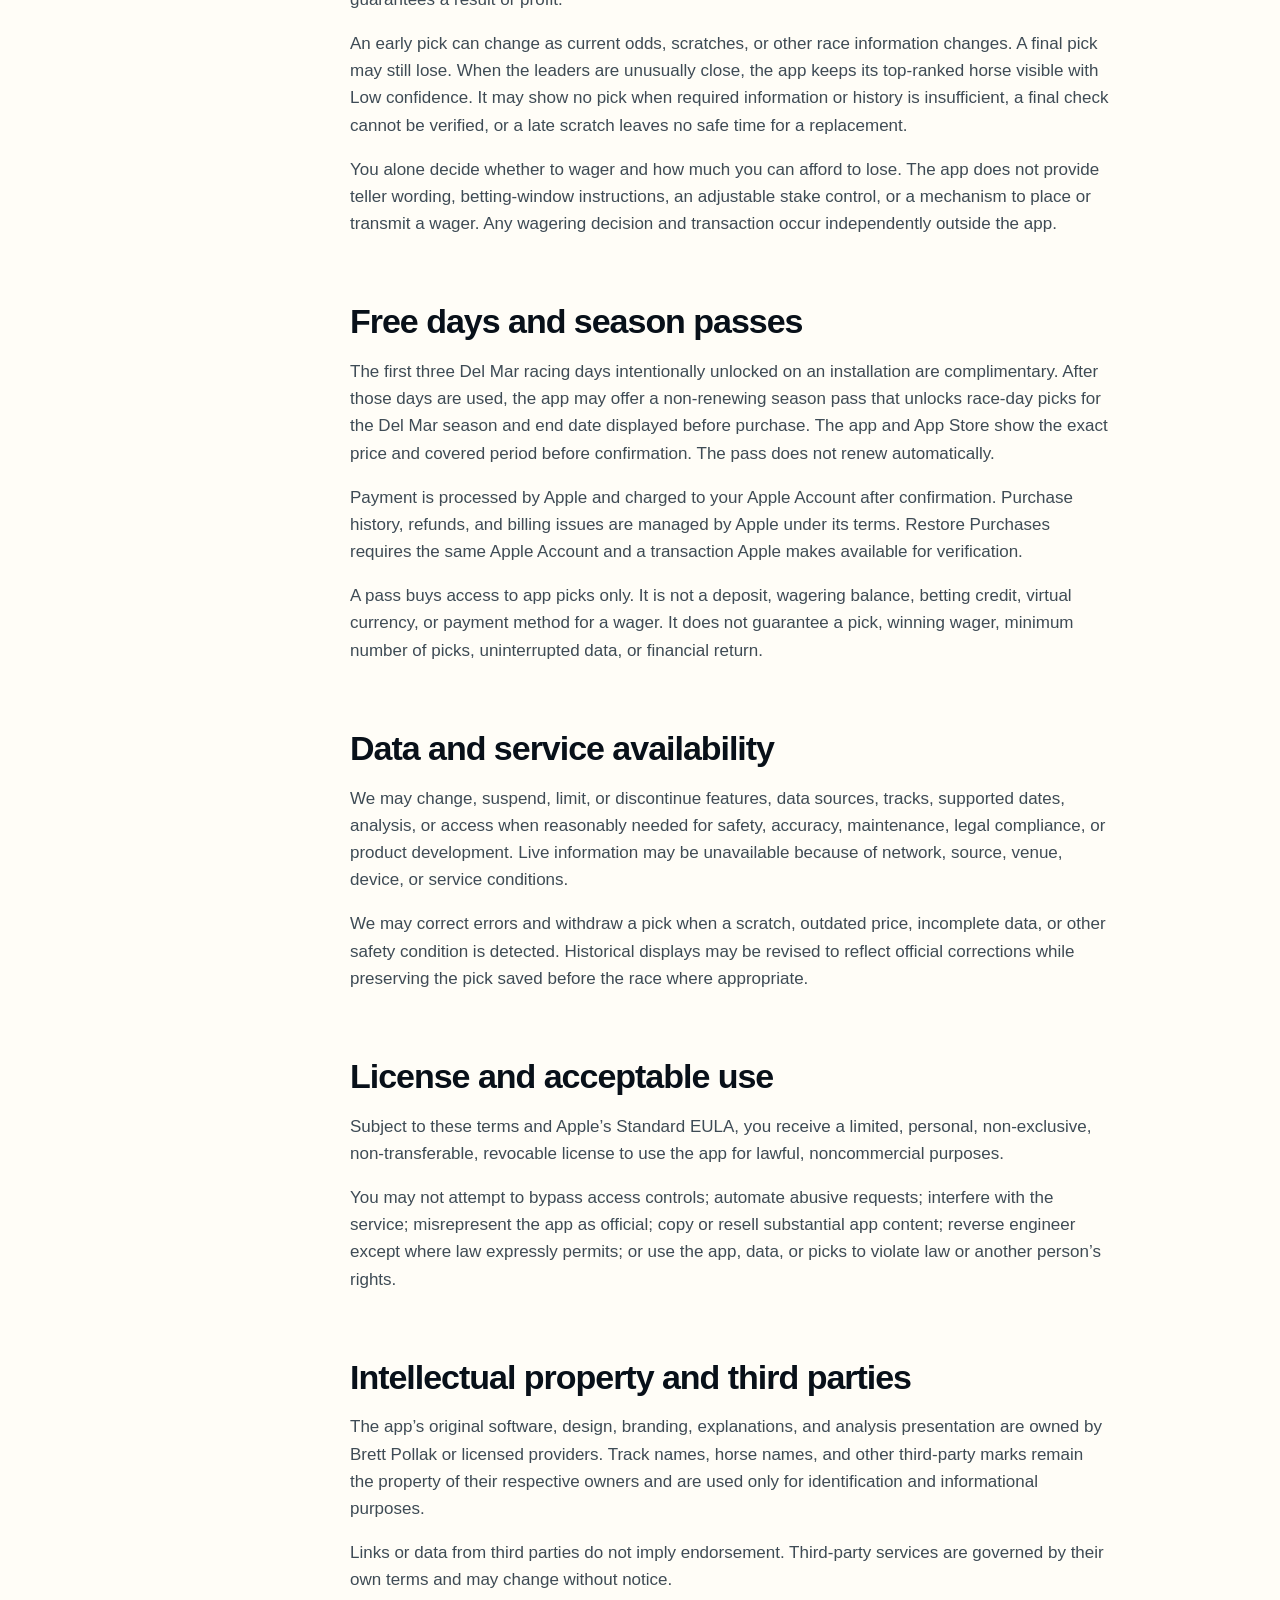
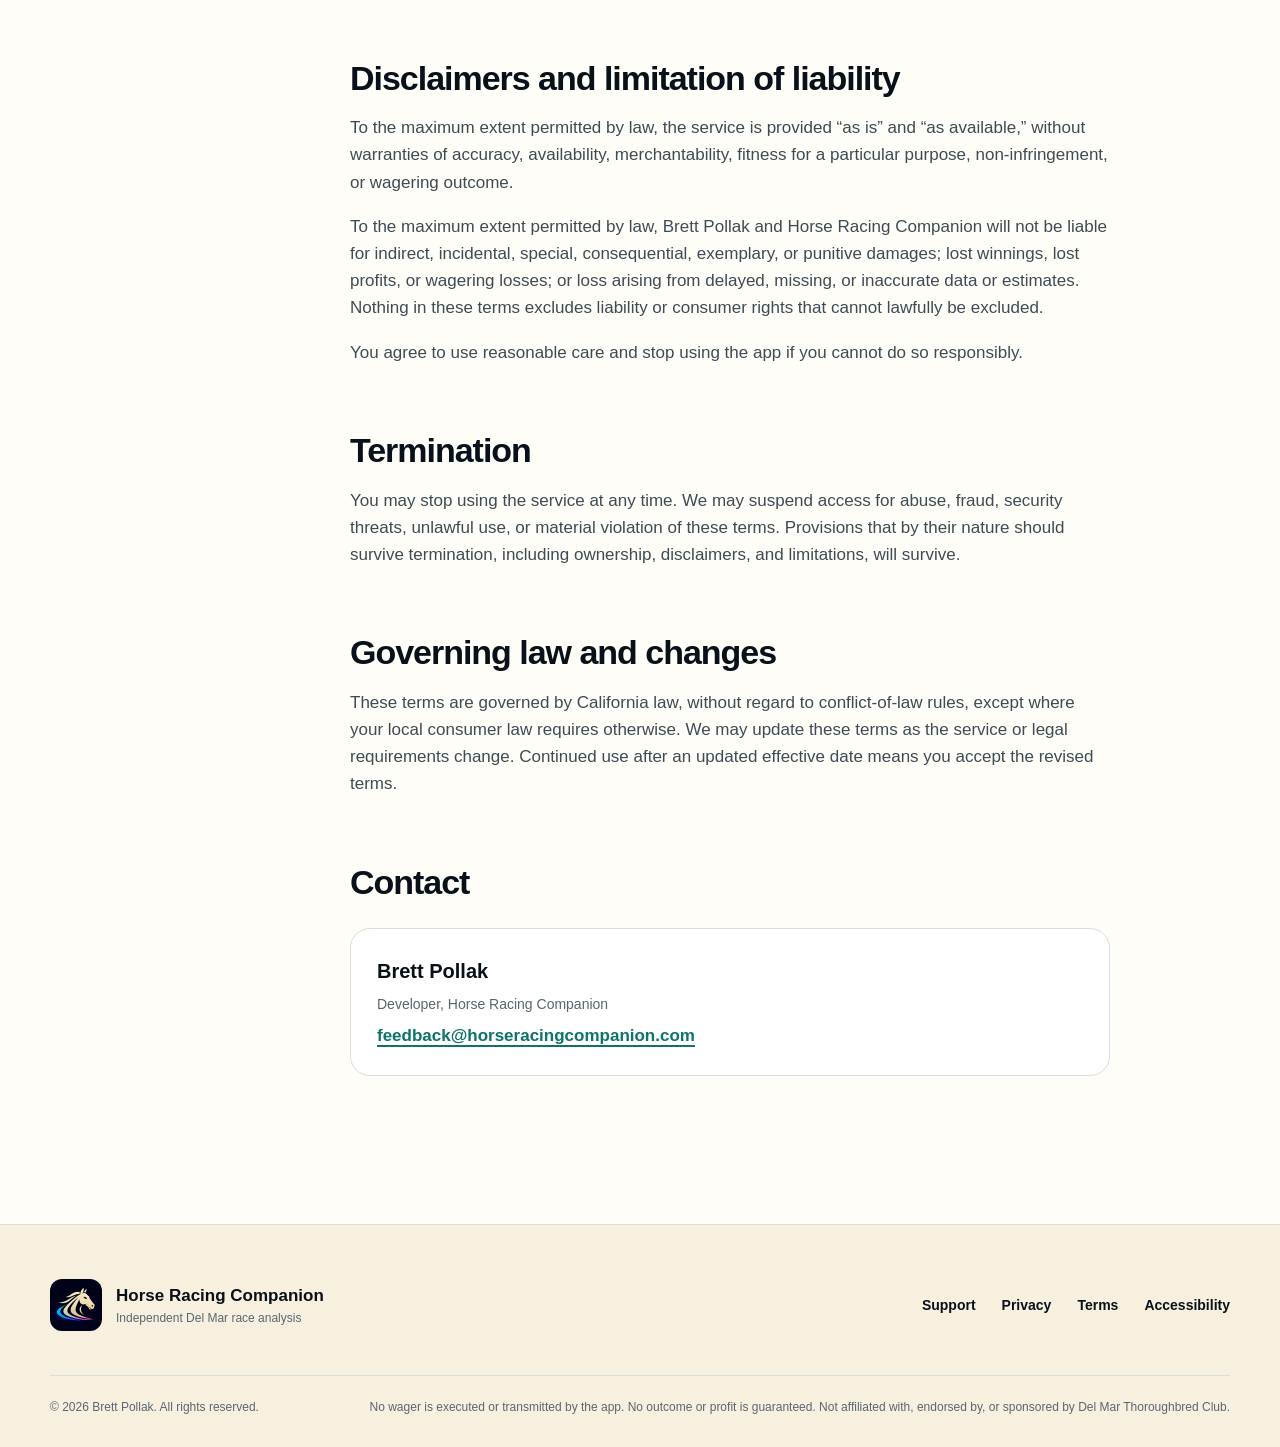
<file: terms/index.html>
<!DOCTYPE html>
<html lang="en">
  <head>
    <meta charset="utf-8">
    <meta name="viewport" content="width=device-width, initial-scale=1">
    <meta name="theme-color" content="#081019">
    <meta name="description" content="Terms of Use for Horse Racing Companion.">
    <meta name="robots" content="index, follow">
    <link rel="canonical" href="https://horseracingcompanion.com/terms/">
    <link rel="icon" type="image/png" sizes="32x32" href="../assets/favicon-32.png">
    <link rel="apple-touch-icon" sizes="180x180" href="../assets/apple-touch-180.png">
    <link rel="stylesheet" href="../assets/styles.css">
    <meta property="og:title" content="Terms of Use | Horse Racing Companion">
    <meta property="og:description" content="Terms governing use of Horse Racing Companion.">
    <meta property="og:image" content="https://horseracingcompanion.com/assets/og-v3.jpg">
    <title>Terms of Use | Horse Racing Companion</title>
  </head>
  <body>
    <a class="skip-link" href="#main">Skip to content</a>
    <header class="site-header">
      <a class="brand" href="../" aria-label="Horse Racing Companion home"><img src="../assets/icon-88.png" width="44" height="44" alt=""><span>Horse Racing Companion</span></a>
      <nav aria-label="Primary navigation"><a href="../">Home</a><a href="../support/">Support</a><a href="../privacy/">Privacy</a></nav>
    </header>
    <main id="main" class="shell">
      <header class="legal-hero">
        <p class="eyebrow">LEGAL</p>
        <h1>Terms of Use</h1>
        <p>Effective August 22, 2026. These terms govern your use of the Horse Racing Companion app, website, data, and related services.</p>
      </header>
      <div class="legal-layout">
        <nav class="legal-nav" aria-label="Terms sections"><a href="#agreement">Agreement</a><a href="#eligibility">Eligibility</a><a href="#service">The service</a><a href="#decisions">Your decisions</a><a href="#purchases">Purchases</a><a href="#availability">Availability</a><a href="#license">License</a><a href="#liability">Disclaimers</a><a href="#contact">Contact</a></nav>
        <article class="legal-content">
          <h2 id="agreement">Agreement to these terms</h2>
          <p>By downloading, accessing, or using Horse Racing Companion, you agree to these Terms of Use and the <a href="../privacy/">Privacy Policy</a>. If you do not agree, do not use the service.</p>
          <p>The app is also subject to Apple’s <a href="https://www.apple.com/legal/internet-services/itunes/dev/stdeula/" rel="noopener noreferrer">Standard Licensed Application End User License Agreement</a>. These terms supplement that agreement and do not replace any non-waivable rights it provides.</p>

          <h2 id="eligibility">Eligibility and lawful use</h2>
          <p>You must be at least 18 years old and of legal wagering age in the place where you use the app. You may use the app only where its informational features and any wagering activity you independently choose are lawful. You are responsible for complying with venue rules, racing regulations, and applicable law.</p>
          <p>Do not use the app if you are prohibited from wagering, are participating in a race in a capacity that restricts wagering, or would violate an employer, racing authority, or venue rule.</p>

          <h2 id="service">What the service does and does not do</h2>
          <p>Horse Racing Companion provides independent race picks based on public horse-racing data. It may display race cards, odds, scratches, changes, early or final picks, explicit pick-type labels such as Win, Place, or Show, pick confidence, a rough estimated total return for the track&rsquo;s minimum stake using current odds, and comparisons of saved pre-race picks with official results.</p>
          <div class="legal-callout"><p><strong>Horse Racing Companion is not a wagering operator.</strong></p><p>It does not accept deposits or wagering funds, hold a wagering balance, create betting accounts, sell wagering credits or virtual currency, execute or transmit wagers, connect to a betting operator, settle a user wagering account, or receive a share of a wager. Any wagering transaction and exchange of wagering funds happen outside the app. It is not affiliated with, endorsed by, or sponsored by Del Mar Thoroughbred Club.</p></div>

          <h2 id="decisions">Picks and your decisions</h2>
          <p>Picks are estimates based on available information and the app&rsquo;s analysis. Racing is uncertain. Data can be delayed, incomplete, incorrect, or change after a pick. The confidence meter describes how clearly the available information supports the pick; it is not a probability of winning. No pick guarantees a result or profit.</p>
          <p>An early pick can change as current odds, scratches, or other race information changes. A final pick may still lose. When the leaders are unusually close, the app keeps its top-ranked horse visible with Low confidence. It may show no pick when required information or history is insufficient, a final check cannot be verified, or a late scratch leaves no safe time for a replacement.</p>
          <p>You alone decide whether to wager and how much you can afford to lose. The app does not provide teller wording, betting-window instructions, an adjustable stake control, or a mechanism to place or transmit a wager. Any wagering decision and transaction occur independently outside the app.</p>

          <h2 id="purchases">Free days and season passes</h2>
          <p>The first three Del Mar racing days intentionally unlocked on an installation are complimentary. After those days are used, the app may offer a non-renewing season pass that unlocks race-day picks for the Del Mar season and end date displayed before purchase. The app and App Store show the exact price and covered period before confirmation. The pass does not renew automatically.</p>
          <p>Payment is processed by Apple and charged to your Apple Account after confirmation. Purchase history, refunds, and billing issues are managed by Apple under its terms. Restore Purchases requires the same Apple Account and a transaction Apple makes available for verification.</p>
          <p>A pass buys access to app picks only. It is not a deposit, wagering balance, betting credit, virtual currency, or payment method for a wager. It does not guarantee a pick, winning wager, minimum number of picks, uninterrupted data, or financial return.</p>

          <h2 id="availability">Data and service availability</h2>
          <p>We may change, suspend, limit, or discontinue features, data sources, tracks, supported dates, analysis, or access when reasonably needed for safety, accuracy, maintenance, legal compliance, or product development. Live information may be unavailable because of network, source, venue, device, or service conditions.</p>
          <p>We may correct errors and withdraw a pick when a scratch, outdated price, incomplete data, or other safety condition is detected. Historical displays may be revised to reflect official corrections while preserving the pick saved before the race where appropriate.</p>

          <h2 id="license">License and acceptable use</h2>
          <p>Subject to these terms and Apple’s Standard EULA, you receive a limited, personal, non-exclusive, non-transferable, revocable license to use the app for lawful, noncommercial purposes.</p>
          <p>You may not attempt to bypass access controls; automate abusive requests; interfere with the service; misrepresent the app as official; copy or resell substantial app content; reverse engineer except where law expressly permits; or use the app, data, or picks to violate law or another person’s rights.</p>

          <h2>Intellectual property and third parties</h2>
          <p>The app’s original software, design, branding, explanations, and analysis presentation are owned by Brett Pollak or licensed providers. Track names, horse names, and other third-party marks remain the property of their respective owners and are used only for identification and informational purposes.</p>
          <p>Links or data from third parties do not imply endorsement. Third-party services are governed by their own terms and may change without notice.</p>

          <h2 id="liability">Disclaimers and limitation of liability</h2>
          <p>To the maximum extent permitted by law, the service is provided “as is” and “as available,” without warranties of accuracy, availability, merchantability, fitness for a particular purpose, non-infringement, or wagering outcome.</p>
          <p>To the maximum extent permitted by law, Brett Pollak and Horse Racing Companion will not be liable for indirect, incidental, special, consequential, exemplary, or punitive damages; lost winnings, lost profits, or wagering losses; or loss arising from delayed, missing, or inaccurate data or estimates. Nothing in these terms excludes liability or consumer rights that cannot lawfully be excluded.</p>
          <p>You agree to use reasonable care and stop using the app if you cannot do so responsibly.</p>

          <h2>Termination</h2>
          <p>You may stop using the service at any time. We may suspend access for abuse, fraud, security threats, unlawful use, or material violation of these terms. Provisions that by their nature should survive termination, including ownership, disclaimers, and limitations, will survive.</p>

          <h2>Governing law and changes</h2>
          <p>These terms are governed by California law, without regard to conflict-of-law rules, except where your local consumer law requires otherwise. We may update these terms as the service or legal requirements change. Continued use after an updated effective date means you accept the revised terms.</p>

          <h2 id="contact">Contact</h2>
          <div class="contact-card"><strong>Brett Pollak</strong><span>Developer, Horse Racing Companion</span><a href="mailto:feedback@horseracingcompanion.com">feedback@horseracingcompanion.com</a></div>
        </article>
      </div>
    </main>
    <footer class="site-footer"><div class="shell footer-grid"><div class="footer-brand"><img src="../assets/icon-104.png" width="52" height="52" alt=""><div><strong>Horse Racing Companion</strong><span>Independent Del Mar race analysis</span></div></div><nav aria-label="Legal and support"><a href="../support/">Support</a><a href="../privacy/">Privacy</a><a href="./" aria-current="page">Terms</a><a href="../accessibility/">Accessibility</a></nav></div><div class="shell footer-legal"><p>© 2026 Brett Pollak. All rights reserved.</p><p>No wager is executed or transmitted by the app. No outcome or profit is guaranteed. Not affiliated with, endorsed by, or sponsored by Del Mar Thoroughbred Club.</p></div></footer>
  </body>
</html>
</file>
<file: assets/styles.css>
:root {
  color-scheme: light;
  --ink: #081019;
  --ink-soft: #182532;
  --cream: #f7f0df;
  --paper: #fffdf7;
  --teal: #42c6b1;
  --teal-dark: #0e7368;
  --cyan: #00d9ff;
  --violet: #8b5cf6;
  --pink: #f472b6;
  --coral: #e87865;
  --gold: #d8b66a;
  --muted: #596671;
  --line: #d8dedc;
  --white: #ffffff;
  --shadow: 0 24px 70px rgba(8, 16, 25, 0.13);
  --radius: 26px;
  --shell: min(1180px, calc(100% - 40px));
}

* { box-sizing: border-box; }

html { scroll-behavior: smooth; }

body {
  margin: 0;
  overflow-x: clip;
  background: var(--paper);
  color: var(--ink);
  font-family: ui-sans-serif, -apple-system, BlinkMacSystemFont, "Segoe UI", sans-serif;
  font-size: 17px;
  line-height: 1.6;
  -webkit-font-smoothing: antialiased;
}

img { display: block; max-width: 100%; }
picture { display: block; }

a { color: inherit; text-decoration-thickness: 1.5px; text-underline-offset: 4px; }

a:focus-visible,
summary:focus-visible {
  outline: 3px solid var(--coral);
  outline-offset: 4px;
  border-radius: 4px;
}

.skip-link {
  position: fixed;
  left: 16px;
  top: -80px;
  z-index: 100;
  padding: 10px 16px;
  border-radius: 999px;
  background: var(--teal);
  color: var(--ink);
  font-weight: 900;
}

.skip-link:focus { top: 16px; }

.shell { width: var(--shell); margin-inline: auto; }

.site-header {
  position: sticky;
  top: 0;
  z-index: 20;
  display: flex;
  align-items: center;
  justify-content: space-between;
  gap: 24px;
  min-height: 78px;
  padding: 12px max(20px, calc((100vw - 1180px) / 2));
  border-bottom: 1px solid rgba(255, 255, 255, 0.09);
  background: rgba(7, 17, 28, 0.93);
  color: var(--cream);
  backdrop-filter: blur(18px);
}

.brand {
  display: inline-flex;
  align-items: center;
  gap: 12px;
  font-size: 16px;
  font-weight: 900;
  letter-spacing: -0.2px;
  text-decoration: none;
}

.brand img,
.footer-brand img { border-radius: 12px; }

.site-header nav,
.site-footer nav { display: flex; align-items: center; gap: 26px; }

.site-header nav a,
.site-footer nav a { font-size: 14px; font-weight: 800; text-decoration: none; }

.site-header nav a:hover,
.site-footer nav a:hover { color: var(--teal-dark); }

.site-header nav a:hover { color: var(--cyan); }

.hero {
  position: relative;
  isolation: isolate;
  display: grid;
  grid-template-columns: minmax(0, 1.02fr) minmax(340px, 0.78fr);
  align-items: stretch;
  gap: clamp(52px, 8vw, 118px);
  min-height: 760px;
  padding-block: 56px 80px;
  color: var(--cream);
}

.hero::before,
.hero::after {
  content: "";
  position: absolute;
  inset-block: 0;
  left: 50%;
  width: 100vw;
  transform: translateX(-50%);
  pointer-events: none;
}

.hero::before {
  z-index: -2;
  background: #07111c url("hero-racing-v2.jpg") center / cover no-repeat;
  background-image: image-set(url("hero-racing-v2.webp") type("image/webp"), url("hero-racing-v2.jpg") type("image/jpeg"));
}

.hero::after {
  z-index: -1;
  background:
    radial-gradient(circle at 73% 46%, rgba(0, 217, 255, 0.1), transparent 34%),
    linear-gradient(90deg, rgba(7, 17, 28, 0.99) 0%, rgba(7, 17, 28, 0.93) 39%, rgba(7, 17, 28, 0.42) 70%, rgba(7, 17, 28, 0.16) 100%),
    linear-gradient(180deg, rgba(7, 17, 28, 0.04), rgba(7, 17, 28, 0.38));
}

.hero-copy { display: flex; flex-direction: column; justify-content: space-between; max-width: 670px; padding-top: 0; }
.hero-copy .hero-lede { margin-bottom: 40px; }
.hero-actions { margin-top: auto; }

.eyebrow,
.access-kicker {
  margin: 0 0 12px;
  color: var(--teal-dark);
  font-size: 12px;
  font-weight: 950;
  letter-spacing: 0.16em;
}

.eyebrow.teal { color: var(--teal); }

.hero .eyebrow { color: var(--cyan); }

h1,
h2,
h3,
p { margin-top: 0; }

h1 {
  max-width: 650px;
  margin-bottom: 26px;
  font-size: clamp(56px, 6.6vw, 90px);
  line-height: 0.98;
  letter-spacing: -0.02em;
  word-spacing: 0.025em;
  text-wrap: balance;
}

.gradient-text {
  color: var(--cyan);
  background: linear-gradient(100deg, var(--cyan), #58a8ff 42%, var(--violet) 72%, var(--pink));
  -webkit-background-clip: text;
  background-clip: text;
  -webkit-text-fill-color: transparent;
}

h2 {
  margin-bottom: 22px;
  font-size: clamp(32px, 3.4vw, 46px);
  line-height: 1.08;
  letter-spacing: -0.04em;
  text-wrap: balance;
}

h3 { line-height: 1.18; letter-spacing: -0.025em; }

.hero-lede {
  max-width: 620px;
  margin-bottom: 32px;
  color: #c7d2dc;
  font-size: clamp(20px, 2.2vw, 27px);
  line-height: 1.45;
}

.hero-lede strong { color: var(--cream); }

.hero-actions { display: flex; flex-wrap: wrap; gap: 12px; margin-bottom: 0; }

.button {
  display: inline-flex;
  align-items: center;
  justify-content: center;
  min-height: 54px;
  padding: 0 24px;
  border-radius: 999px;
  font-size: 15px;
  font-weight: 900;
  text-decoration: none;
}

.button.primary { background: linear-gradient(135deg, var(--cyan), #58a8ff 58%, var(--violet)); color: #031019; box-shadow: 0 12px 34px rgba(0, 217, 255, 0.2); }
.button.primary:hover { filter: brightness(1.08); transform: translateY(-1px); }
.button.secondary { border: 1px solid var(--line); background: var(--white); }
.button.secondary:hover { border-color: var(--teal-dark); }

/* App Store badge: the hero's primary action. Apple's white badge treatment so it
   reads clearly against the dark hero instead of blending into it. */
.appstore-badge {
  display: inline-flex;
  align-items: center;
  gap: 14px;
  min-height: 66px;
  padding: 0 28px 0 24px;
  border-radius: 16px;
  background: var(--white);
  color: #000000;
  border: 2px solid var(--white);
  box-shadow:
    0 0 0 4px rgba(0, 217, 255, 0.22),
    0 16px 40px rgba(0, 217, 255, 0.28),
    0 10px 30px rgba(0, 0, 0, 0.45);
  text-decoration: none;
  transition: transform 160ms ease, box-shadow 160ms ease;
}
.appstore-badge svg { width: 34px; height: 34px; flex-shrink: 0; fill: currentColor; }
.appstore-badge-text { display: flex; flex-direction: column; line-height: 1.15; white-space: nowrap; }
.appstore-badge-text small { font-size: 12px; font-weight: 700; letter-spacing: 0.06em; text-transform: uppercase; color: #3a4450; }
.appstore-badge-text strong { font-size: 24px; font-weight: 800; letter-spacing: 0; }
.appstore-badge.is-soon { cursor: default; }
a.appstore-badge:hover,
a.appstore-badge:focus-visible {
  transform: translateY(-2px);
  box-shadow:
    0 0 0 5px rgba(0, 217, 255, 0.4),
    0 20px 48px rgba(0, 217, 255, 0.36),
    0 12px 32px rgba(0, 0, 0, 0.45);
}

.hero .button.secondary {
  border-color: rgba(255, 255, 255, 0.18);
  background: rgba(7, 17, 28, 0.62);
  color: var(--cream);
  backdrop-filter: blur(14px);
}

.hero .button.secondary:hover { border-color: var(--cyan); }

.free-note { max-width: 600px; color: #aebdca; font-size: 14px; line-height: 1.55; }
.free-note strong { color: var(--cream); }

.analysis-boundary {
  display: grid;
  gap: 6px;
  max-width: 650px;
  margin-top: 22px;
  padding: 18px 20px;
  border: 1px solid rgba(0, 217, 255, 0.42);
  border-radius: 18px;
  background: rgba(7, 17, 28, 0.82);
  box-shadow: 0 14px 42px rgba(0, 0, 0, 0.18);
  backdrop-filter: blur(14px);
}

.analysis-boundary strong { color: var(--cyan); font-size: 16px; }
.analysis-boundary span { color: #d5dee6; font-size: 14px; line-height: 1.55; }

.hero-visual { position: relative; justify-self: center; align-self: center; width: min(350px, 100%); }

.phone-shell {
  position: relative;
  z-index: 2;
  overflow: hidden;
  width: 100%;
  border: 12px solid transparent;
  border-radius: 56px;
  /* Titanium-style frame: ink face over a brushed gradient band. */
  background:
    linear-gradient(var(--ink), var(--ink)) padding-box,
    linear-gradient(150deg, #5b6875 0%, #1a222c 34%, #0c1218 58%, #3d4a58 100%) border-box;
  box-shadow:
    0 0 0 1px rgba(255, 255, 255, 0.18),
    var(--shadow),
    0 0 0 1px rgba(0, 217, 255, 0.14),
    0 26px 90px rgba(0, 217, 255, 0.15),
    0 46px 110px rgba(8, 16, 25, 0.5);
}

/* Glass-edge highlight where the screen meets the bezel. */
.phone-shell::after {
  content: "";
  position: absolute;
  inset: 0;
  z-index: 2;
  border-radius: 44px;
  pointer-events: none;
  box-shadow:
    inset 0 1px 0 rgba(255, 255, 255, 0.16),
    inset 0 0 0 1px rgba(255, 255, 255, 0.06),
    inset 0 -18px 34px rgba(0, 0, 0, 0.22);
}

.phone-shell img { width: 100%; height: auto; }

.hero-visual::before {
  content: "";
  position: absolute;
  inset: 8% -14% 3% -20%;
  z-index: 0;
  border-radius: 48%;
  background: radial-gradient(circle at 55% 38%, rgba(0, 217, 255, 0.26), rgba(139, 92, 246, 0.2) 44%, transparent 72%);
  filter: blur(12px);
}

.signal-band { border-block: 1px solid rgba(8, 16, 25, 0.1); background: #E4F5F0; color: var(--ink); }

.signal-grid { display: grid; grid-template-columns: repeat(5, 1fr); }
.signal-grid.four { grid-template-columns: repeat(4, 1fr); }

.signal-grid div {
  display: grid;
  gap: 2px;
  padding: 28px clamp(16px, 3vw, 38px);
  border-right: 1px solid rgba(8, 16, 25, 0.12);
}

.signal-grid div:last-child { border-right: 0; }
.signal-grid strong { font-size: 26px; line-height: 1.05; }
.signal-grid span { color: #14554A; font-size: 12px; font-weight: 750; text-transform: uppercase; letter-spacing: 0.06em; }

.live-record-section {
  position: relative;
  overflow: hidden;
  background: var(--ink);
  color: var(--cream);
}

.live-record-section::before {
  content: "";
  position: absolute;
  inset: -45% -15% auto 45%;
  height: 520px;
  background: radial-gradient(circle, rgba(0, 217, 255, 0.16), rgba(139, 92, 246, 0.11) 38%, transparent 70%);
  pointer-events: none;
}

.live-record-panel {
  position: relative;
  display: grid;
  grid-template-columns: minmax(0, 1.12fr) minmax(340px, 0.72fr);
  gap: 46px clamp(46px, 8vw, 100px);
  align-items: center;
}

.live-record-copy h2 { max-width: 720px; }
.live-record-copy > p:not(.eyebrow) { max-width: 760px; color: #bdc9d2; }
.live-record-copy .live-record-lede { color: var(--cream); font-size: 21px; line-height: 1.65; }
.live-record-lede strong { color: var(--teal); }
.live-record-copy > p.record-prior { margin-top: 20px; font-size: 16px; line-height: 1.7; color: #8fa0ad; }

.live-record-stats {
  overflow: hidden;
  border: 1px solid rgba(66, 198, 177, 0.34);
  border-radius: 30px;
  background: rgba(255, 255, 255, 0.055);
  box-shadow: 0 28px 80px rgba(0, 0, 0, 0.28);
  backdrop-filter: blur(16px);
}

.record-primary { display: grid; gap: 6px; padding: 34px; }
.record-primary span { color: var(--teal); font-size: 11px; font-weight: 950; letter-spacing: 0.14em; }
.record-primary strong { font-size: clamp(64px, 8vw, 96px); line-height: 0.95; letter-spacing: -0.065em; }
.record-primary small { color: #c7d2da; font-size: 14px; font-weight: 750; }
.record-secondary { display: grid; grid-template-columns: repeat(3, 1fr); border-top: 1px solid rgba(255, 255, 255, 0.12); }
.record-secondary div { display: grid; gap: 2px; padding: 20px 16px; border-right: 1px solid rgba(255, 255, 255, 0.12); }
.record-secondary div:last-child { border-right: 0; }
.record-secondary strong { color: var(--teal); font-size: 24px; }
.record-secondary span { color: #aebac3; font-size: 10px; font-weight: 800; text-transform: uppercase; letter-spacing: 0.07em; }

.section { padding-block: clamp(76px, 8vw, 108px); }
/* Hairline delineator for the one seam where two paper sections meet;
   every other section boundary is already delineated by a background change. */
.section-divider { border-top: 1px solid var(--line); }
.section-heading { margin-bottom: 56px; }
.narrow { max-width: 1040px; }
.section-heading > p:last-child,
.access-grid > div > p:last-child { color: var(--muted); font-size: 20px; }

.analysis-section { display: grid; gap: 48px; }
.analysis-heading { display: grid; grid-template-columns: minmax(0, 1.05fr) minmax(320px, 0.65fr); align-items: end; gap: clamp(42px, 8vw, 110px); }
.analysis-heading h2 { max-width: 900px; margin-bottom: 0; }
.analysis-heading > p { margin-bottom: 6px; color: var(--muted); font-size: 19px; line-height: 1.65; }
.analysis-grid { display: grid; grid-template-columns: repeat(2, 1fr); gap: 18px; }
.analysis-card { position: relative; min-height: 260px; padding: 40px 30px 30px; border: 1px solid var(--line); border-radius: var(--radius); background: var(--white); transition: transform 0.25s ease, box-shadow 0.25s ease; }
/* Saddle-cloth number patch: the racing identity carried over from the app's horse chips */
.cloth { position: absolute; top: -18px; left: 26px; width: 58px; height: 58px; display: grid; place-items: center; background: var(--ink); color: var(--cream); font-size: 27px; font-weight: 900; border-radius: 14px; transform: rotate(-5deg); box-shadow: 0 10px 22px rgba(8, 16, 25, 0.22); transition: transform 0.25s ease; }
.cloth::after { content: ""; position: absolute; inset: 5px; border: 2px dashed rgba(247, 240, 223, 0.45); border-radius: 9px; }
.analysis-card:nth-child(even) .cloth { transform: rotate(4deg); }
.analysis-card:hover { transform: translateY(-5px); box-shadow: 0 22px 44px rgba(8, 16, 25, 0.1); }
.analysis-card:hover .cloth { transform: rotate(0deg); }
.data-tag { display: inline-block; margin-bottom: 22px; color: var(--teal-dark); font-size: 10px; font-weight: 950; letter-spacing: 0.15em; }
.analysis-card h3 { margin-bottom: 12px; font-size: 25px; }
.analysis-card p { margin-bottom: 0; color: var(--muted); }
.analysis-process { position: relative; display: grid; grid-template-columns: 1fr auto 1fr auto 1fr; align-items: center; gap: 18px; padding: 26px 96px 26px 30px; border: 1px solid var(--line); border-radius: var(--radius); background: var(--white); color: var(--ink); overflow: hidden; }
/* Finish line: checkered flag closes the sequence */
.analysis-process::after { content: ""; position: absolute; top: 0; bottom: 0; right: 0; width: 40px; background: repeating-conic-gradient(var(--ink) 0% 25%, var(--cream) 0% 50%) 0 0 / 20px 20px; border-left: 1px solid var(--line); }
.analysis-process div { display: flex; align-items: center; gap: 14px; }
.analysis-process span { display: grid; place-items: center; flex: 0 0 38px; width: 38px; height: 38px; background: var(--ink); border-radius: 12px; color: var(--cream); font-size: 10px; font-weight: 950; }
.analysis-process strong { font-size: 15px; line-height: 1.35; }
.analysis-process i { width: 64px; height: 0; font-size: 0; border-top: 3px dashed rgba(66, 198, 177, 0.85); border-radius: 2px; }
.race-day-heading { margin-top: 24px; margin-bottom: 0; }
.race-day-heading h3 { margin-bottom: 12px; font-size: 28px; }
.race-day-heading p { max-width: 760px; margin-bottom: 0; }
.analysis-note { max-width: 950px; margin: -4px 0 0; padding-left: 20px; border-left: 4px solid var(--teal); color: var(--muted); font-size: 14px; line-height: 1.75; }
.analysis-note strong { color: var(--ink); }

.research-section { background: #e4f5f0; }
.research-heading { display: grid; grid-template-columns: minmax(0, 0.9fr) minmax(320px, 0.7fr); align-items: end; gap: clamp(42px, 8vw, 110px); margin-bottom: 48px; }
.research-heading h2 { max-width: 760px; margin-bottom: 0; }
.research-heading > p { margin-bottom: 6px; color: #31564f; font-size: 19px; line-height: 1.65; }
.research-grid { display: grid; grid-template-columns: repeat(2, 1fr); gap: 18px; }
.research-card { padding: 30px; border: 1px solid rgba(8, 16, 25, 0.13); border-radius: var(--radius); background: rgba(255, 255, 255, 0.72); }
.research-card > span { display: inline-block; margin-bottom: 34px; color: var(--teal-dark); font-size: 10px; font-weight: 950; letter-spacing: 0.15em; }
.research-card h3 { margin-bottom: 12px; font-size: 25px; }
.research-card p { margin-bottom: 0; color: #31564f; }
.feature-band { overflow: hidden; padding-block: clamp(72px, 8vw, 112px); }
.feature-band.cream { background: var(--cream); color: var(--ink); }
.feature-band.dark { background: var(--ink); color: var(--cream); }
.feature-band + .feature-band.cream { border-top: 1px solid rgba(8, 16, 25, 0.08); }
.feature-grid { display: grid; grid-template-columns: minmax(0, 1fr) minmax(320px, 0.7fr); align-items: center; gap: clamp(32px, 4vw, 64px); }
.feature-grid.flip .feature-visual { order: -1; }
.feature-copy h2 { max-width: 620px; font-size: clamp(38px, 4.4vw, 60px); }
.feature-lede { max-width: 620px; font-size: clamp(18px, 1.6vw, 22px); line-height: 1.55; color: var(--muted); }
.dark .feature-lede { color: #aab4bc; }
.feature-points { display: grid; grid-template-columns: 1fr 1fr; gap: 28px 36px; max-width: 620px; margin-top: 36px; }
.feature-points > div { padding-top: 16px; border-top: 2px solid var(--ink); }
.dark .feature-points > div { border-top-color: rgba(247, 240, 223, 0.7); }
.feature-points h3 { margin-bottom: 8px; font-size: 21px; }
.feature-points p { margin: 0; font-size: 16px; line-height: 1.6; color: var(--muted); }
.dark .feature-points p { color: #aab4bc; }
.feature-visual { position: relative; justify-self: center; width: min(360px, 100%); }
.feature-visual::before { content: ""; position: absolute; inset: 4% -22%; z-index: 0; border-radius: 50%; background: radial-gradient(circle, rgba(8, 16, 25, 0.16), transparent 68%); pointer-events: none; }
.dark .feature-visual::before { background: radial-gradient(circle, rgba(255, 255, 255, 0.12), transparent 68%); }
.feature-visual .phone-shell { border-width: 9px; border-radius: 44px; box-shadow: 0 0 0 1px rgba(255, 255, 255, 0.18), 0 24px 50px rgba(8, 16, 25, 0.35); }
.feature-visual .phone-shell::after { border-radius: 35px; }
.feature-visual.pair { width: min(540px, 100%); display: grid; grid-template-columns: 1fr 1fr; align-items: center; }
.feature-visual.pair .phone-shell:first-child { transform: translate(8%, 5%) rotate(-4deg); }
.feature-visual.pair .phone-shell:last-child { z-index: 2; transform: translate(-8%, -4%) rotate(3deg); }
.strip-band { padding-block: 44px; border-block: 1px solid var(--line); background: var(--cream); }
.strip-grid { display: grid; grid-template-columns: minmax(0, 0.7fr) minmax(0, 1fr); align-items: center; gap: clamp(28px, 6vw, 90px); }
.strip-grid h2 { margin-bottom: 0; font-size: clamp(26px, 2.6vw, 34px); }
.strip-grid p { margin: 0; font-size: 17px; line-height: 1.65; color: var(--muted); }
.strip-grid strong { color: var(--ink); }
.closing-band { padding-block: clamp(64px, 7vw, 96px); background: var(--ink); color: var(--cream); }
.closing-grid { display: grid; grid-template-columns: minmax(0, 1fr) auto; align-items: center; gap: 40px; }
.closing-grid h2 { margin-bottom: 10px; }
.closing-grid p:last-child { margin: 0; color: #aab4bc; }
.closing-actions { display: grid; gap: 12px; justify-items: stretch; }
.closing-actions .button { justify-content: center; }
.closing-actions .button.secondary { background: transparent; color: var(--cream); border: 1px solid rgba(247, 240, 223, 0.45); }
.closing-actions .button.secondary:hover { background: rgba(247, 240, 223, 0.1); }
.research-caveat { display: grid; grid-template-columns: minmax(220px, 0.42fr) minmax(0, 1fr); gap: 34px; margin-top: 18px; padding: 30px; border-radius: var(--radius); background: var(--ink); color: var(--cream); }
.research-caveat strong { align-self: start; color: var(--teal); font-size: 21px; line-height: 1.3; }
.research-caveat p { margin-bottom: 0; color: #c3ced6; }

.steps-grid,
.decision-grid { display: grid; grid-template-columns: repeat(3, 1fr); gap: 18px; }

.step-card,
.decision-card {
  min-height: 300px;
  padding: 30px;
  border: 1px solid var(--line);
  border-radius: var(--radius);
  background: var(--white);
}

.step-card.accent-card { background: var(--ink); color: var(--cream); border-color: var(--ink); transform: translateY(-16px); }
.step-number { display: block; margin-bottom: 64px; color: var(--teal-dark); font-size: 12px; font-weight: 950; letter-spacing: 0.12em; }
.accent-card .step-number { color: var(--teal); }
.step-card h3 { margin-bottom: 12px; font-size: 25px; }
.step-card p { color: var(--muted); }
.accent-card p { color: #b6c1c9; }

.dark-section { overflow: hidden; background: var(--ink); color: var(--cream); }
.product-split { display: grid; grid-template-columns: minmax(340px, 0.84fr) minmax(0, 1fr); align-items: center; gap: clamp(60px, 10vw, 140px); }
.product-split.copy-only { grid-template-columns: minmax(0, 760px); justify-content: center; }
.screen-stack { position: relative; width: min(390px, 100%); justify-self: center; }
.detail-phone { max-height: 700px; }
.detail-phone img { transform: translateY(-1px); }
.screen-glow { position: absolute; inset: 5% -28% -5%; background: radial-gradient(circle, rgba(66, 198, 177, 0.28), transparent 68%); filter: blur(20px); pointer-events: none; }
.product-copy h2 { max-width: none; font-size: clamp(28px, 2.9vw, 41px); }
.feature-list { display: grid; gap: 26px; margin-top: 48px; }
.feature-list article { display: flex; gap: 18px; padding-top: 26px; border-top: 1px solid #2a3945; }
.feature-list h3 { margin-bottom: 5px; font-size: 20px; }
.feature-list p { margin-bottom: 0; color: #aab4bc; }
.feature-marker { display: grid; place-items: center; flex: 0 0 42px; width: 42px; height: 42px; border-radius: 14px; background: var(--teal); color: var(--ink); font-weight: 950; }

.decision-card { min-height: 260px; }
.decision-card > span { display: inline-block; margin-bottom: 54px; padding: 5px 10px; border-radius: 999px; font-size: 11px; font-weight: 950; letter-spacing: 0.13em; }
.decision-card h3 { margin-bottom: 10px; font-size: 24px; }
.decision-card p { color: var(--muted); }
.decision-card.bet > span { background: var(--teal); }
.decision-card.wait > span { background: var(--gold); }
.decision-card.skip > span { background: var(--coral); }

.cream-section { background: var(--cream); }
.access-single { max-width: 1060px; }
.access-single h2 { font-size: clamp(30px, 3.2vw, 45px); }
.access-single p:not(.eyebrow) { color: var(--muted); font-size: 20px; }
.access-grid { display: grid; grid-template-columns: minmax(0, 1fr) minmax(360px, 0.72fr); align-items: center; gap: clamp(50px, 9vw, 120px); }
.access-card { padding: clamp(28px, 5vw, 52px); border: 1px solid rgba(8, 16, 25, 0.1); border-radius: 32px; background: var(--paper); box-shadow: 0 18px 45px rgba(8, 16, 25, 0.08); }
.price-row { display: flex; flex-wrap: wrap; align-items: baseline; gap: 10px 14px; margin-bottom: 22px; }
.price-row strong { font-size: clamp(48px, 6vw, 74px); line-height: 1; letter-spacing: -0.05em; }
.price-row span { color: var(--muted); font-weight: 750; }
.access-card > p:not(.access-kicker) { color: var(--muted); }
.access-fine-print { font-size: 14px; line-height: 1.65; }

.faq-section { display: grid; grid-template-columns: minmax(260px, 0.55fr) minmax(0, 1fr); gap: clamp(50px, 9vw, 120px); }
.faq-list { border-top: 1px solid var(--line); }
.faq-list details { border-bottom: 1px solid var(--line); }
.faq-list summary { position: relative; padding: 25px 42px 25px 0; cursor: pointer; list-style: none; font-size: 19px; font-weight: 850; }
.faq-list summary::-webkit-details-marker { display: none; }
.faq-list summary::after { content: "+"; position: absolute; right: 6px; top: 20px; color: var(--teal-dark); font-size: 27px; }
.faq-list details[open] summary::after { content: "–"; }
.faq-list details p { padding-right: 35px; color: var(--muted); }

.responsible { display: grid; grid-template-columns: minmax(0, 0.8fr) minmax(300px, 1fr); gap: 48px; padding: 42px; margin-bottom: 90px; border-radius: 30px; background: var(--ink); color: var(--cream); }
.responsible h2 { margin: 0; font-size: clamp(30px, 4vw, 46px); }
.responsible > p { align-self: end; margin: 0; color: #b6c1c9; }
.responsible a { color: var(--teal); }

.site-footer { padding: 54px 0 30px; border-top: 1px solid var(--line); background: var(--cream); }
.footer-grid { display: flex; justify-content: space-between; align-items: center; gap: 32px; }
.footer-brand { display: flex; align-items: center; gap: 14px; }
.footer-brand div { display: grid; }
.footer-brand span { color: var(--muted); font-size: 12px; }
.footer-legal { display: flex; justify-content: space-between; gap: 24px; margin-top: 44px; padding-top: 22px; border-top: 1px solid var(--line); color: var(--muted); font-size: 12px; }
.footer-legal p { margin: 0; }

.legal-hero { padding-block: 76px 54px; }
.legal-hero h1 { max-width: 900px; font-size: clamp(50px, 7vw, 80px); }
.legal-hero > p:last-child { max-width: 750px; color: var(--muted); font-size: 20px; }
.legal-layout { display: grid; grid-template-columns: 230px minmax(0, 760px); gap: 70px; padding-bottom: 120px; }
.legal-nav { position: sticky; top: 110px; align-self: start; display: grid; gap: 10px; }
.legal-nav a { color: var(--muted); font-size: 13px; font-weight: 800; text-decoration: none; }
.legal-nav a:hover { color: var(--teal-dark); }
.legal-content h2 { margin: 66px 0 18px; font-size: 34px; letter-spacing: -0.03em; }
.legal-content h2:first-child { margin-top: 0; }
.legal-content h3 { margin: 30px 0 8px; font-size: 20px; }
.legal-content p,
.legal-content li { color: #3e4b55; }
.legal-content li + li { margin-top: 8px; }
.legal-content a { color: var(--teal-dark); font-weight: 750; }
.legal-callout { padding: 24px; border-left: 5px solid var(--teal); border-radius: 0 18px 18px 0; background: var(--cream); }
.legal-callout p:last-child { margin-bottom: 0; }
.contact-card { display: grid; gap: 6px; margin: 28px 0; padding: 26px; border: 1px solid var(--line); border-radius: 20px; background: var(--white); }
.contact-card strong { font-size: 20px; }
.contact-card span { color: var(--muted); font-size: 14px; }
.support-actions { display: flex; flex-wrap: wrap; gap: 12px; margin-top: 26px; }

@media (max-width: 960px) {
  .hero { grid-template-columns: 1fr; }
  .hero-copy { max-width: 760px; }
  .hero-visual { width: min(410px, 84vw); }
  .signal-grid { grid-template-columns: repeat(2, 1fr); }
  .signal-grid div { border-right: 0; border-bottom: 1px solid rgba(8, 16, 25, 0.12); }
  .signal-grid div:nth-child(odd):not(:last-child) { border-right: 1px solid rgba(8, 16, 25, 0.12); }
  .signal-grid div:last-child { grid-column: 1 / -1; border-bottom: 0; }
  /* Four items: balanced 2x2, no full-width last row */
  .signal-grid.four { grid-template-columns: repeat(2, 1fr); }
  .signal-grid.four div:last-child { grid-column: auto; }
  .signal-grid.four div:nth-last-child(2) { border-bottom: 0; }
  .steps-grid,
  .decision-grid,
  .analysis-grid { grid-template-columns: 1fr; }
  .analysis-heading { grid-template-columns: 1fr; align-items: start; gap: 26px; }
  .research-heading,
  .research-caveat { grid-template-columns: 1fr; gap: 22px; }
  .live-record-panel { grid-template-columns: 1fr; }
  .live-record-stats { width: min(100%, 560px); }
  .research-grid { grid-template-columns: 1fr; }
  .feature-grid,
  .feature-grid.flip { grid-template-columns: 1fr; }
  .feature-grid .feature-visual,
  .feature-grid.flip .feature-visual { order: 2; }
  .feature-visual { width: min(280px, 76vw); }
  .feature-visual.pair { width: min(430px, 100%); }
  .strip-grid,
  .closing-grid { grid-template-columns: 1fr; }
  .closing-actions { justify-items: start; }
  .analysis-process { grid-template-columns: 1fr; gap: 12px; padding: 24px 24px 58px; }
  /* Stacked: connectors drop under the number chips; the finish line moves to the bottom */
  .analysis-process i { width: 0; height: 30px; border-top: 0; border-left: 3px dashed rgba(66, 198, 177, 0.85); justify-self: start; margin-left: 18px; }
  .analysis-process::after { top: auto; left: 0; right: 0; bottom: 0; width: auto; height: 26px; border-left: 0; border-top: 1px solid var(--line); background-size: 13px 13px; }
  .step-card { min-height: auto; }
  .step-card.accent-card { transform: none; }
  .step-number { margin-bottom: 34px; }
  .product-split { grid-template-columns: 1fr; }
  .screen-stack { order: 2; }
  .access-grid,
  .faq-section { grid-template-columns: 1fr; }
  .responsible { grid-template-columns: 1fr; }
  .legal-layout { grid-template-columns: 1fr; gap: 40px; }
  .legal-nav { position: static; display: flex; flex-wrap: wrap; padding-bottom: 24px; border-bottom: 1px solid var(--line); }
}

@media (max-width: 680px) {
  :root { --shell: min(100% - 28px, 1180px); }
  body { font-size: 16px; }
  .site-header { min-height: 68px; padding-inline: 14px; }
  .brand span { display: none; }
  .site-header nav { gap: 15px; }
  .site-header nav a { font-size: 12px; }
  .feature-points { grid-template-columns: 1fr; }
  .site-header nav a:nth-child(3),
  .site-header nav a:nth-child(4) { display: none; }
  .hero { min-height: auto; padding-block: 46px 72px; gap: 44px; }
  .hero-copy { padding-top: 0; }
  .hero-actions { gap: 14px; }
  .appstore-badge { width: 100%; justify-content: center; min-height: 70px; }
  h1 { font-size: clamp(48px, 15vw, 68px); letter-spacing: -0.015em; word-spacing: 0.02em; }
  .hero-visual::before { inset-inline: 0; }
  .screen-glow { inset-inline: 0; }
  .signal-grid strong { font-size: 25px; }
  .signal-grid span { font-size: 10px; }
  .signal-grid div { padding: 22px 15px; }
  .record-primary { padding: 28px 24px; }
  .record-secondary { grid-template-columns: 1fr; }
  .record-secondary div { grid-template-columns: 48px 1fr; align-items: center; border-right: 0; border-bottom: 1px solid rgba(255, 255, 255, 0.12); }
  .record-secondary div:last-child { border-bottom: 0; }
  .section { padding-block: 82px; }
  .section-heading { margin-bottom: 38px; }
  .step-card,
  .decision-card,
  .analysis-card,
  .research-card { padding: 42px 24px 24px; }
  .research-card > span { margin-bottom: 26px; }
  .research-caveat { padding: 26px 24px; }
  .cloth { width: 46px; height: 46px; top: -14px; left: 20px; font-size: 22px; border-radius: 12px; }
  .cloth::after { inset: 4px; border-radius: 8px; }
  .analysis-card { min-height: auto; }
  .data-tag { margin-bottom: 34px; }
  .responsible { width: calc(100% - 28px); padding: 28px; margin-bottom: 54px; }
  .footer-grid,
  .footer-legal { align-items: flex-start; flex-direction: column; }
  .site-footer nav { flex-wrap: wrap; gap: 18px; }
  .legal-hero { padding-block: 54px 36px; }
  .legal-layout { padding-bottom: 80px; }
  .legal-content h2 { font-size: 29px; }
}

@media (prefers-reduced-motion: reduce) {
  html { scroll-behavior: auto; }
}

@media (prefers-contrast: more) {
  :root { --muted: #33404a; --line: #89949a; }
  .button.secondary,
  .step-card,
  .decision-card,
  .access-card { border-width: 2px; }
}

/* Photo-finish stripe: hairline verticals under section eyebrows */
.section-heading .eyebrow::after, .analysis-heading .eyebrow::after, .research-heading .eyebrow::after, .access-single .eyebrow::after { content: ""; display: block; width: 76px; height: 9px; margin-top: 12px; border-radius: 3px; background: repeating-linear-gradient(90deg, var(--teal) 0 7px, transparent 7px 12px, var(--ink) 12px 15px, transparent 15px 22px, var(--coral) 22px 26px, transparent 26px 34px); }
.section-heading.narrow .eyebrow::after { margin-left: 0; }
::selection { background: var(--teal); color: var(--ink); }
a:focus-visible, button:focus-visible { outline: 3px solid var(--teal); outline-offset: 3px; border-radius: 4px; }

/* Founder story: both paragraphs share one body style; the dark callout carries the signature. */
.section-heading.story { margin-bottom: 8px; }
.section-heading.story > p:not(.eyebrow) { max-width: 900px; margin-bottom: 18px; color: var(--muted); font-size: 19px; line-height: 1.65; }
#why-it-exists .research-caveat { margin-top: 24px; }
</file>
